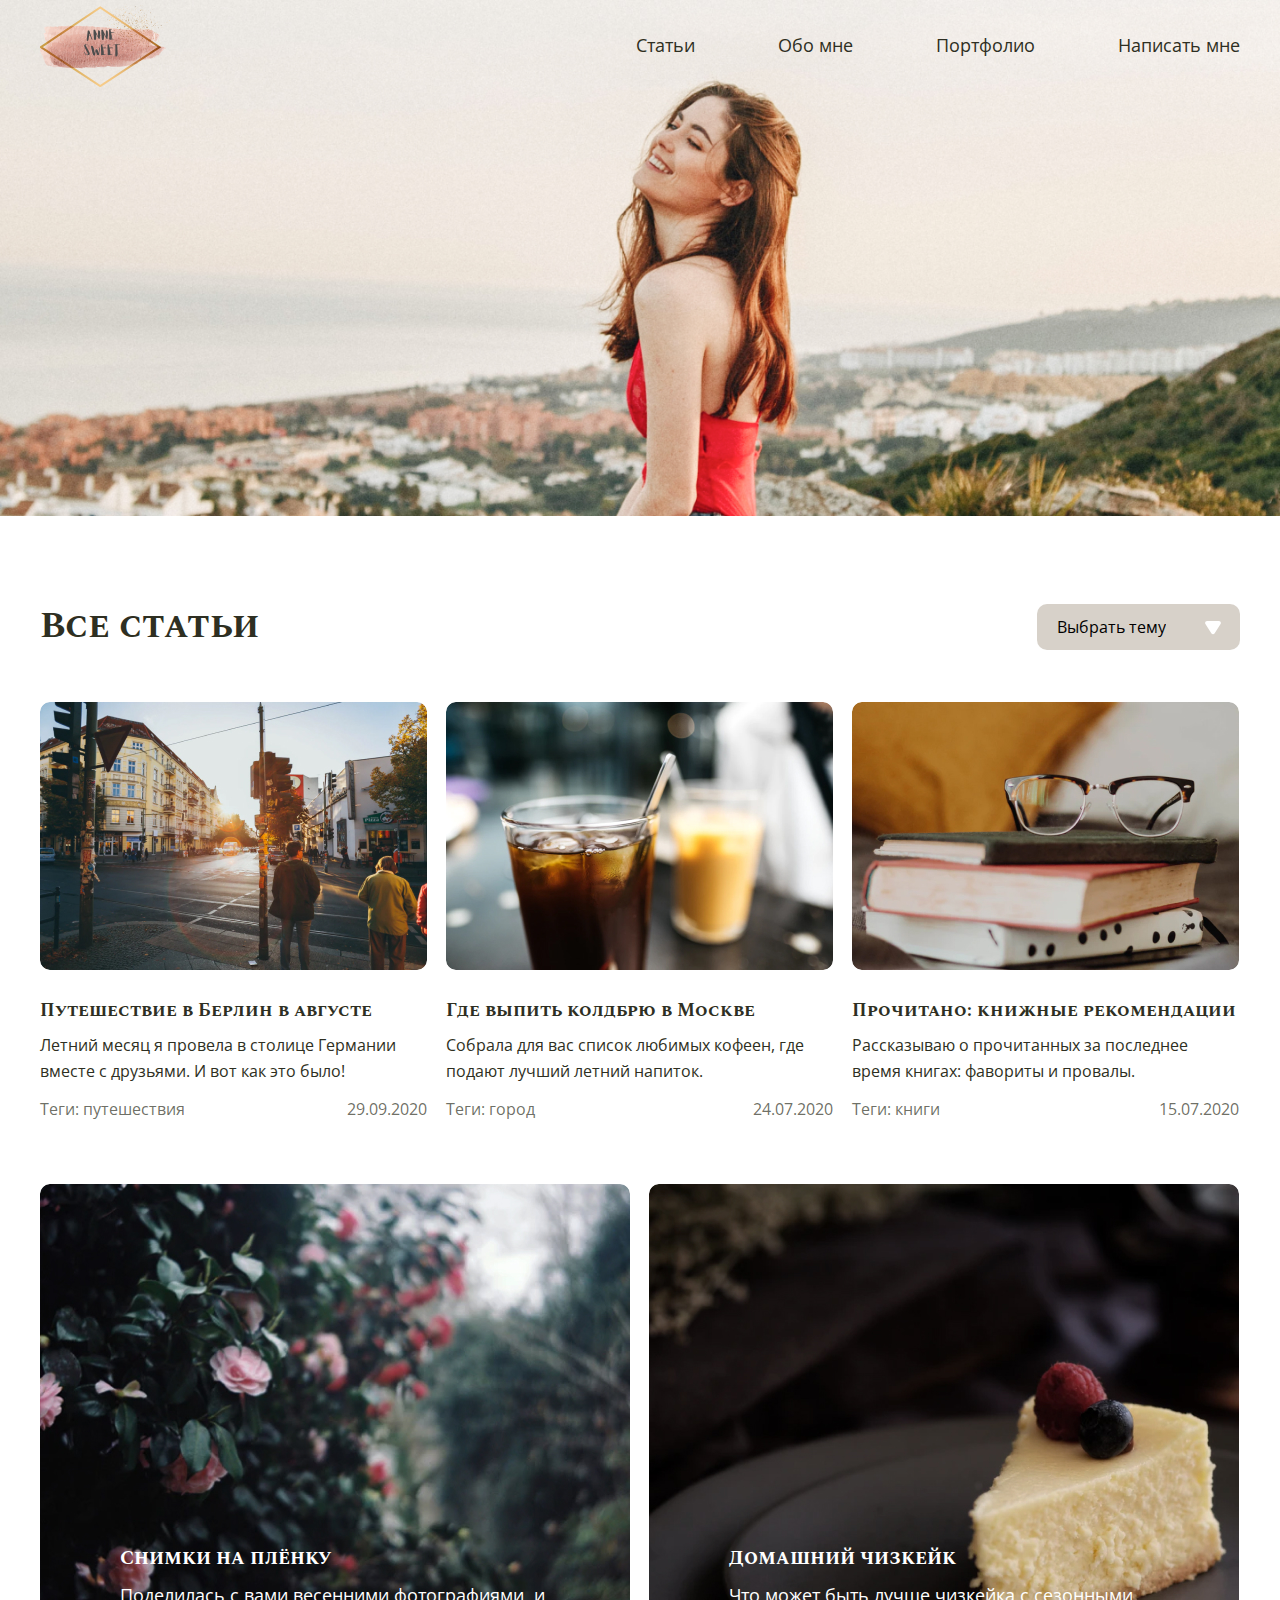
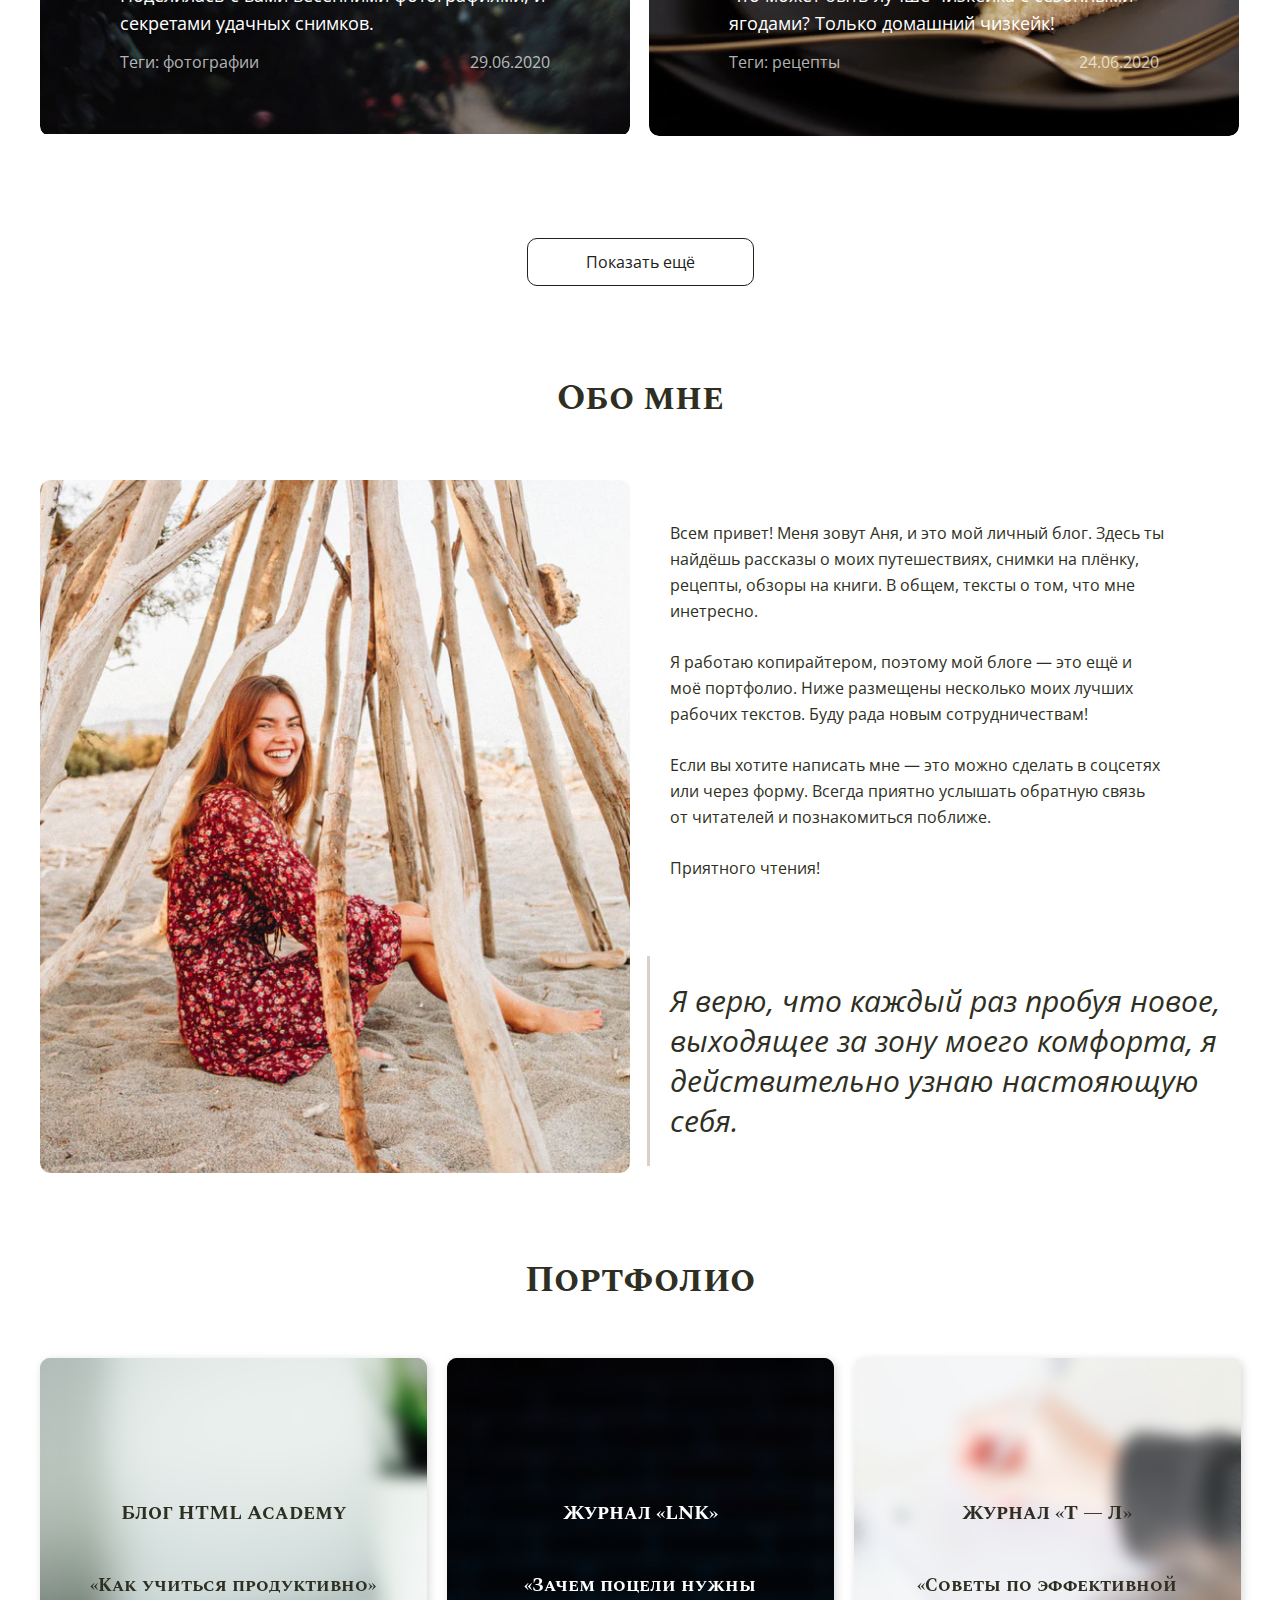
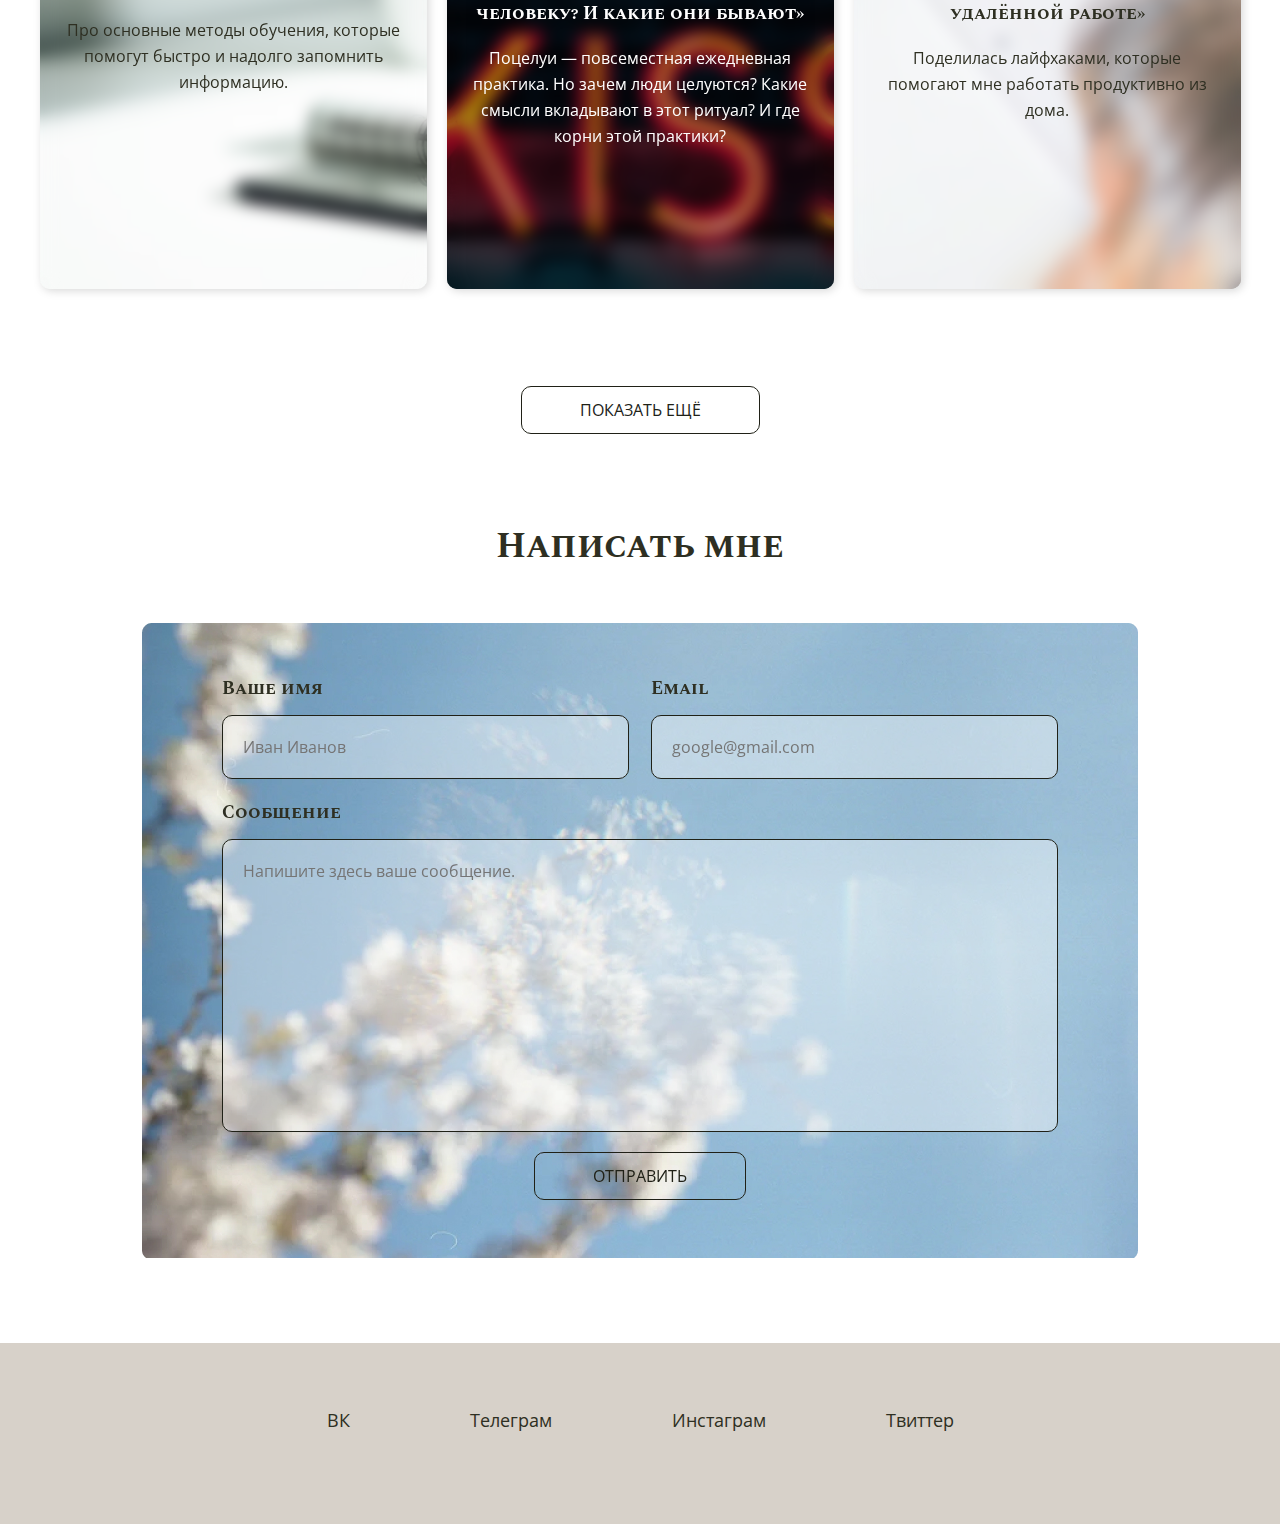
<file: blog/index.html>
<!DOCTYPE html>
<html lang="ru">

<head>
  <meta http-equiv="Content-Type" content="text/html; charset=UTF-8">
  <title>Anne sweet blog</title>
  <link href="https://fonts.googleapis.com/css2?family=Open+Sans:ital,wght@0,400;0,700;1,400&family=Spectral+SC:wght@700&display=swap" rel="stylesheet">
  <link rel="stylesheet" href="css/normalize.css" type="text/css">
  <link rel="stylesheet" href="css/style.css" type="text/css">
</head>

<body>

  <header class="page-header">
    <div class="content-wrapper">
      <a class="logo">
        <img src="img/logo.svg" width="130" height="83" alt="Логотип с надписью Anne sweet">
      </a>
      <nav class="header-nav">
        <ul class="nav-list">
          <li class="nav-item"><a href="#article" class="nav-link">Статьи</a></li>
          <li class="nav-item"><a href="#about" class="nav-link">Обо мне</a></li>
          <li class="nav-item"><a href="#portfolio" class="nav-link">Портфолио</a></li>
          <li class="nav-item"><a href="#write" class="nav-link">Написать мне</a></li>
        </ul>
      </nav>
    </div>
    <img src="img/main-banner.jpg" width="1440" height="581" alt="Улыбающаяся девушка, стоящая в полоборота на фона города и моря, которые находится внизу" class="main-poster">
  </header>

  <main>
    <div class="content-wrapper">
      <section class="articles" id="article">
        <header class="section-header">
          <h2 class="section-heading">Все статьи</h2>
          <div class="select">
          <select name="articles-filter" class="select-article">
            <option value="all" selected>Выбрать тему</option>
            <option value="travel">Путешествия</option>
            <option value="city">Город</option>
            <option value="books">Книги</option>
            <option value="photo">Фотографии</option>
            <option value="recipe">Рецепты</option>
            <option value="all">Все статьи</option>
          </select>
          </div>
        </header>
        <ul class="articles-list">
          <li class="article-item" data-category="travel">
            <a href="article.html" class="blog-post">
              <img src="img/article-1.jpg" alt="Улица в Берлине" class="post-image">
              <h3 class="post-heading">Путешествие в Берлин в августе </h3>
              <p class="text ">Летний месяц я провела в столице Германии вместе с друзьями. И вот как это было!</p>
              <footer class="post-footer">
                <p class="post-tags">Теги: путешествия</p>
                <time class="post-date" datetime="2020-09-29">29.09.2020</time>
              </footer>
            </a>
          </li>
          <li class="article-item" data-category="city">
            <a href="article.html" class="blog-post">
              <img src="img/article-2.jpg" alt="Сакан кофе со льдом" class="post-image">
              <h3 class="post-heading">Где выпить колдбрю в Москве</h3>
              <p class="text ">Собрала для вас список любимых кофеен,
                где подают лучший летний напиток.</p>
              <footer class="post-footer">
                <p class="post-tags">Теги: город</p>
                <time class="post-date" datetime="2020-07-24">24.07.2020</time>
              </footer>
            </a>
          </li>
          <li class="article-item" data-category="books">
            <a href="article.html" class="blog-post">
              <img src="img/article-3.jpg" alt="Стопка книг, на которой лежат очки" class="post-image">
              <h3 class="post-heading">Прочитано: книжные рекомендации</h3>
              <p class="text ">Рассказываю о прочитанных за последнее время книгах: фавориты и провалы.</p>
              <footer class="post-footer">
                <p class="post-tags">Теги: книги</p>
                <time class="post-date" datetime="2020-07-15">15.07.2020</time>
              </footer>
            </a>
          </li>
          <li class="article-item" data-category="photo">
            <a href="article.html" class="blog-post">
              <img src="img/article-4.jpg" alt="Куст с розовыми розами" class="post-image">
              <h3 class="post-heading">Снимки на плёнку</h3>
              <p class="text ">Поделилась с вами весенними фотографиями,
                и секретами удачных снимков.</p>
              <footer class="post-footer">
                <p class="post-tags">Теги: фотографии</p>
                <time class="post-date" datetime="2020-06-29">29.06.2020</time>
              </footer>
            </a>
          </li>
          <li class="article-item" data-category="recipe">
            <a href="article.html" class="blog-post">
              <img src="img/article-5.jpg" alt="Чизкейк на черной тарелке" class="post-image">
              <h3 class="post-heading">Домашний чизкейк </h3>
              <p class="text ">Что может быть лучше чизкейка с сезонными
                ягодами? Только домашний чизкейк!</p>
              <footer class="post-footer">
                <p class="post-tags">Теги: рецепты</p>
                <time class="post-date" datetime="2020-06-24">24.06.2020</time>
              </footer>
            </a>
          </li>
        </ul>
        <a href="article.html" class="section-button">Показать ещё</a>
      </section>
      <section class="about" id="about">
        <h2 class="section-heading">Обо мне</h2>
        <article class="about-author">
          <img src="img/author.jpg" alt="Сидящая на пляже девушка в красном платье" class="author-image">
          <div class="text-block">
            <p class="text">Всем привет! Меня зовут Аня, и это мой личный блог.
              Здесь ты найдёшь рассказы о моих путешествиях, снимки
              на плёнку, рецепты, обзоры на книги. В общем, тексты о том,
              что мне инетресно.
            </p>
            <p class="text">Я работаю копирайтером, поэтому мой блоге — это ещё и моё
              портфолио. Ниже размещены несколько моих лучших
              рабочих текстов. Буду рада новым сотрудничествам!</p>
            <p class="text">Если вы хотите написать мне — это можно сделать в соцсетях
              или через форму. Всегда приятно услышать обратную связь
              от читателей и познакомиться поближе.</p>
            <p class="text">Приятного чтения!</p>
            <blockquote class="big-blockquote">
              Я верю, что каждый раз пробуя новое,
              выходящее за зону моего комфорта,
              я действительно узнаю настояющую
              себя.
            </blockquote>
          </div>
        </article>
      </section>
      <section class="portfolio" id="portfolio">
        <h2 class="section-heading">Портфолио</h2>
        <ul class="portfolio-list">
          <li class="portfolio-item portfolio-item-blog">
            <a href="" class="portfolio-link">
              <h3 class="portfolio-heading">Блог HTML Academy</h3>
              <h4 class="portfolio-subheading">«Как учиться продуктивно»</h4>
              <p class="text">Про основные методы обучения,
                которые помогут быстро и надолго
                запомнить информацию.</p>
            </a>
          </li>
          <li class="portfolio-item portfolio-item-white-theme portfolio-item-kiss" >
            <a href="" class="portfolio-link">
              <h3 class="portfolio-heading">Журнал «LNK»</h3>
              <h4 class="portfolio-subheading">«Зачем поцели нужны человеку?
                И какие они бывают»</h4>
              <p class="text">Поцелуи — повсеместная ежедневная
                практика. Но зачем люди целуются?
                Какие смысли вкладывают в этот ритуал?
                И где корни этой практики?</p>
            </a>
          </li>
          <li class="portfolio-item portfolio-item-effective">
            <a href="" class="portfolio-link">
              <h3 class="portfolio-heading">Журнал «Т — Л»</h3>
              <h4 class="portfolio-subheading">«Советы по эффективной
                удалённой работе»</h4>
              <p class="text">Поделилась лайфхаками, которые помогают
                мне работать продуктивно из дома. </p>
            </a>
          </li>
        </ul>
        <a href="article.html" class="section-button">Показать ещё</a>
      </section>
      <section class="write-me" id="write">
        <h2 class="section-heading">Написать мне</h2>
        <form action="https://echo.htmlacademy.ru" method="post" class="feedback-form">
          <p class="input-wrapper">
            <label for="your-name" class="input-label">Ваше имя</label>
            <input name="your-name" id="your-name" type="text" class="text-input js-input" placeholder="Иван Иванов" required>
          </p>
          <p class="input-wrapper">
            <label for="email" class="input-label">Email</label>
            <input name="email" id="email" type="email" class="text-input js-input" placeholder="google@gmail.com" required>
          </p>
          <p class="input-wrapper-big">
            <label for="text-field" class="input-label">Сообщение</label>
            <textarea name="text" id="text-field" class="text-field js-message" placeholder="Напишите здесь ваше сообщение."></textarea>
          </p>
          <button class="section-button js-submit" type="submit">ОТПРАВИТЬ</button>
        </form>
      </section>
    </div>
  </main>

  <footer class="page-footer">
    <div class="content-wrapper">
      <ul class="social-nav">
        <li class="social-item"><a href="https://vk.com/htmlacademy" class="social-link">ВК</a></li>
        <li class="social-item"><a href="tg://resolve?domain=htmlacademy" class="social-link">Телеграм</a></li>
        <li class="social-item"><a href="https://www.instagram.com/htmlacademy/" class="social-link">Инстаграм</a></li>
        <li class="social-item"><a href="https://twitter.com/htmlacademy_ru" class="social-link">Твиттер</a></li>
      </ul>
    </div>
  </footer>
  <script src="js/category.js"></script>
  <script src="js/form.js"></script>
</body>

</html>
</file>
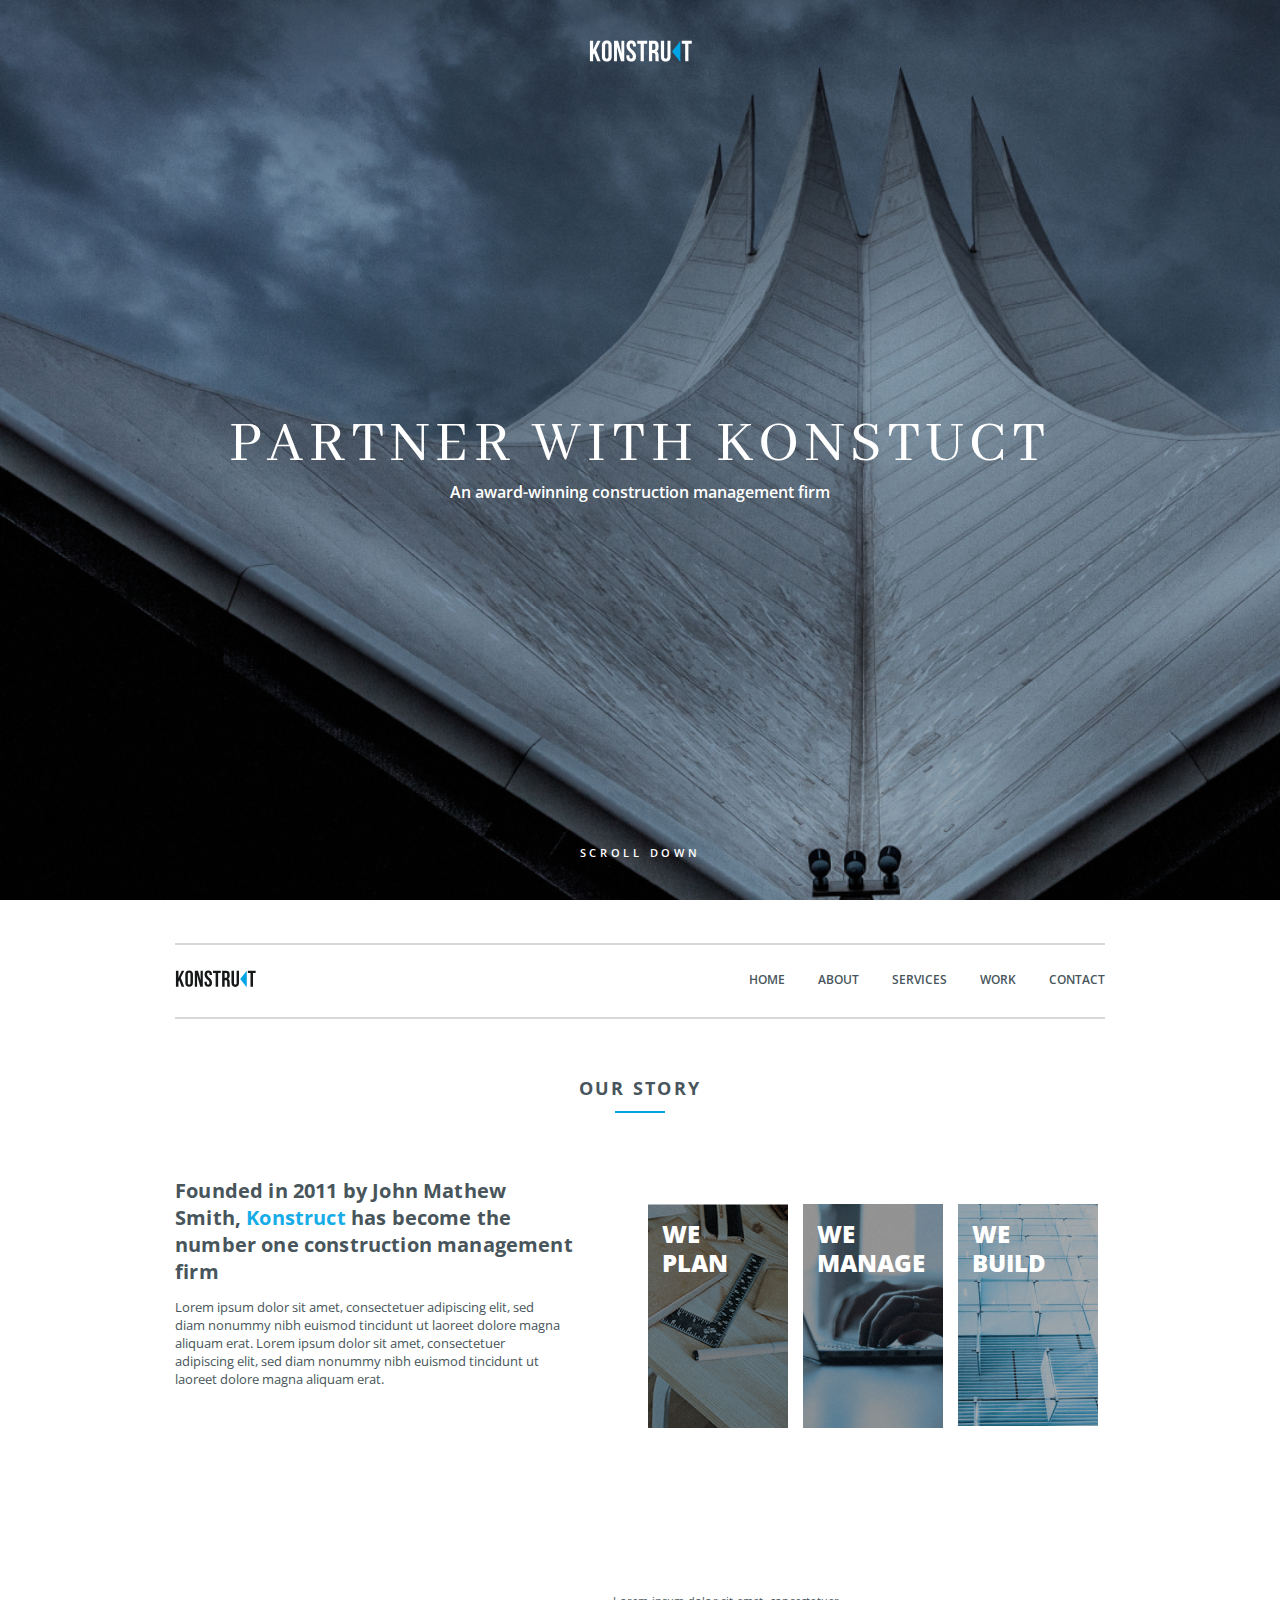
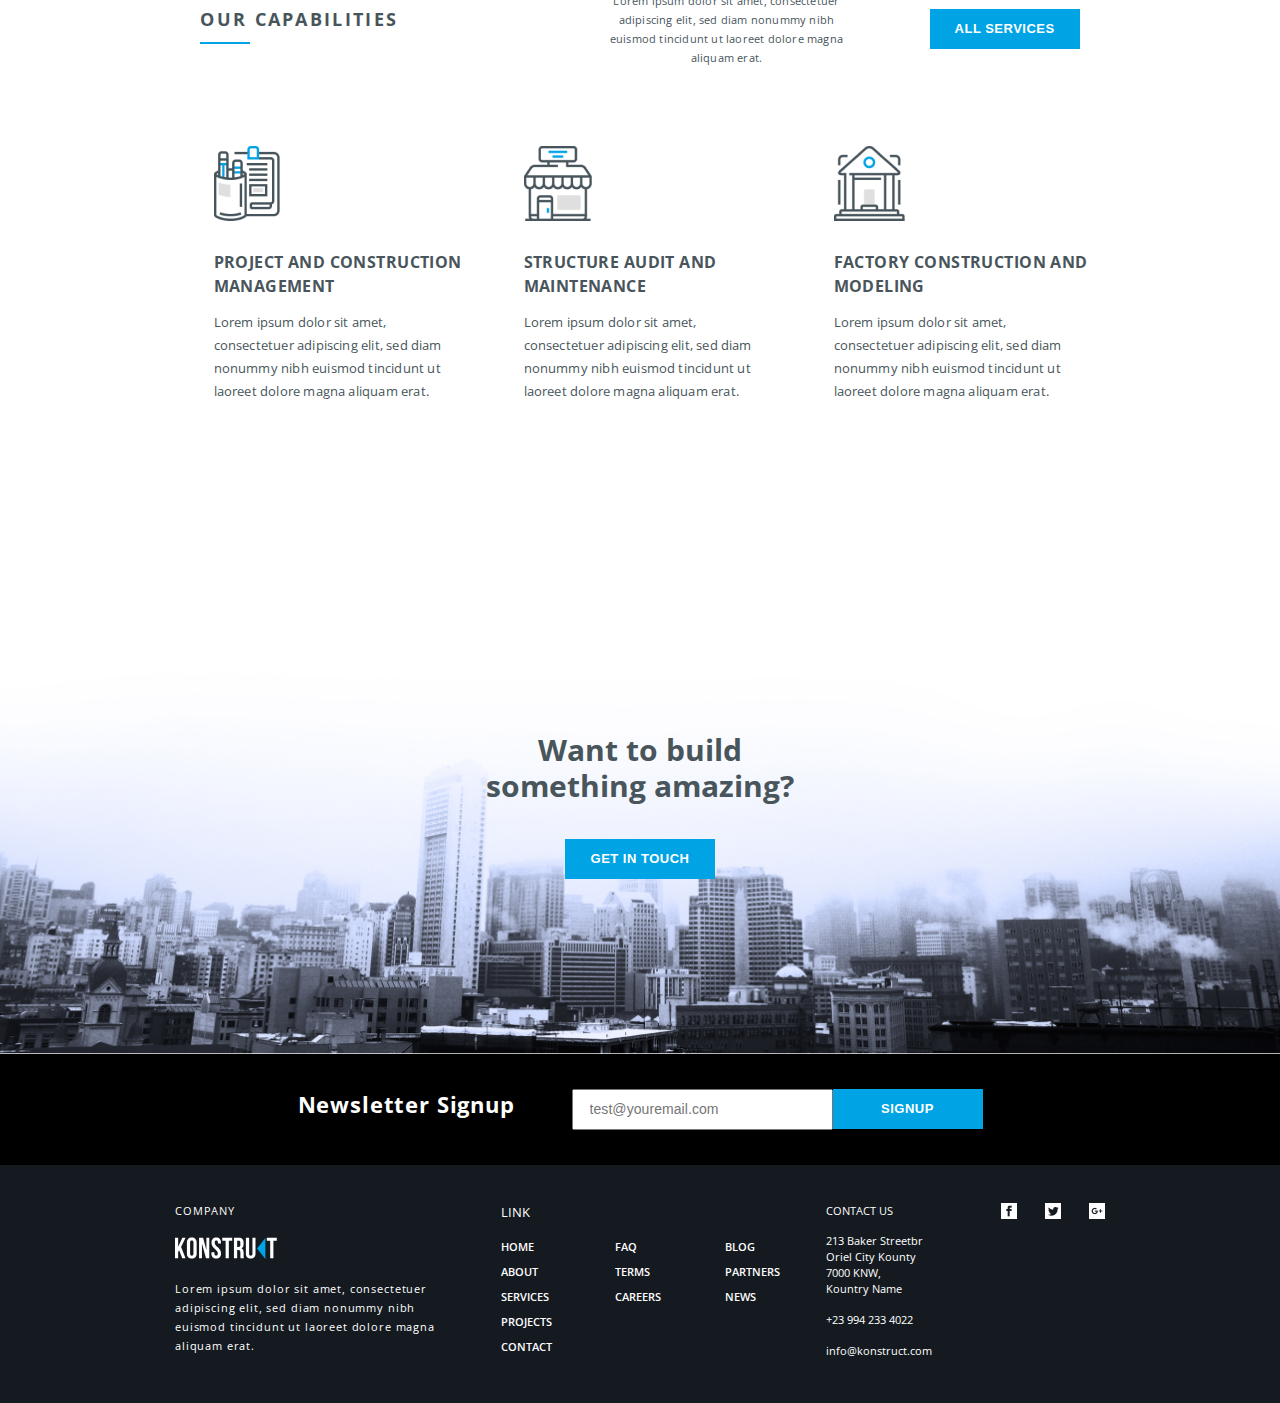
<file: KONSTUCT/index.html>
<!DOCTYPE html>
<html lang="en">
<head>
    <meta charset="UTF-8">
    <title>KONSTUCT</title>
    <link rel="stylesheet" href="css/style.css">
    <link href="https://fonts.googleapis.com/css2?family=Abhaya+Libre&family=Open+Sans:wght@400;600;700;800&display=swap" rel="stylesheet">
</head>
<body>
    <header class="header">
        <div class="container">
           <div class="header__inner">
                <div class="header__logo">
                    <img src="img/logo/projeco-logo.svg" alt="">
                </div>
                <div class="header__text">
                    <h1 class="h1">PARTNER WITH KONSTUCT</h1>
                    <div class="header__p">An award-winning construction management firm</div>
                </div>

                <a class="scrol" href="#">SCROLL DOWN</a>
           </div>
        </div>
    </header>
    <div class="navbar">
        <div class="container">
           <div class="nav__flex">
                <navbar__logo>
                    <img src="img/logo/projeco-logo-black.svg" alt="">
                </navbar__logo>
                <div class="navbar__inner">
                    <nav class="header__nav">
                        <a class="nav__link" href="#">HOME</a>
                        <a class="nav__link" href="#">ABOUT</a>
                        <a class="nav__link" href="#">SERVICES</a>
                        <a class="nav__link" href="#">WORK</a>
                        <a class="nav__link" href="#">CONTACT</a>
                    </nav>
                </div>
           </div> <!--/.nav__flex-->
           <div class="story">OUR STORY</div>
           <div class="h3">Founded in 2011 by John Mathew</div>
           <div class="about">
               <div class="left">
                   <h3 class="left__h3">Smith, <span class="blue__text">Konstruct</span> has become the <br> number one construction management <br> firm</h3>
                   <p class="left__text">Lorem ipsum dolor sit amet, consectetuer adipiscing elit, sed <br> diam nonummy nibh euismod tincidunt ut laoreet dolore magna <br> aliquam erat. Lorem ipsum dolor sit amet, consectetuer <br> adipiscing elit, sed diam nonummy nibh euismod tincidunt ut <br> laoreet dolore magna aliquam erat.</p>
               </div>
               <div class="right">
                   <div class="right__inner">
                       <img class="r__img" src="img/plan/1.png" alt="">
                       <div class="right__text">WE <br>PLAN</div>
                   </div>
                   <div class="right__inner">
                       <img class="r__img" src="img/plan/2.png" alt="">
                       <div class="right__text">WE <br>MANAGE</div>
                   </div>
                   <div class="right__inner">
                        <img class="r__img" src="img/plan/3.png" alt="">
                        <div class="right__text">WE <br>BUILD</div>
                   </div>
               </div>
           </div>
        </div>
    </div> <!--/.navbar--> <!--about-->
    <div class="CAPABILITIES">
        <div class="container">
           <div class="cap__inner">
            <div class="cap">OUR CAPABILITIES</div>
            <div class="cap__text">Lorem ipsum dolor sit amet, consectetuer adipiscing elit, sed diam nonummy nibh euismod tincidunt ut laoreet dolore magna aliquam erat.</div>
            <button class="btn" type="button">ALL SERVICES</button>
           </div>
        </div>
    </div> <!--/.CAPABILITIES-->
    <div class="service">
        <div class="container">
           <div class="service__all">
            <div class="service__inner">
                <img class="service__img" src="img/cons/1.png" alt="">
                <div class="service__title">PROJECT AND CONSTRUCTION MANAGEMENT</div>
                <div class="service__text">Lorem ipsum dolor sit amet, consectetuer adipiscing elit, sed diam nonummy nibh euismod tincidunt ut laoreet dolore magna aliquam erat.</div>
            </div>
            <div class="service__inner">
                <img class="service__img" src="img/cons/2.png" alt="">
                <div class="service__title">STRUCTURE AUDIT AND MAINTENANCE</div>
                <div class="service__text">Lorem ipsum dolor sit amet, consectetuer adipiscing elit, sed diam nonummy nibh euismod tincidunt ut laoreet dolore magna aliquam erat.</div>
            </div>
            <div class="service__inner">
                <img class="service__img" src="img/cons/3.png" alt="">
                <div class="service__title">FACTORY CONSTRUCTION AND MODELING</div>
                <div class="service__text">Lorem ipsum dolor sit amet, consectetuer adipiscing elit, sed diam nonummy nibh euismod tincidunt ut laoreet dolore magna aliquam erat.</div>
            </div>
           </div>
        </div>
    </div> <!--/.service-->
    <div class="get__it">
        <div class="container">
            <div class="g_i">
                <h3 class="g_i_h">Want to build something amazing?</h3>
                <button class="btn_2" type="button">GET IN TOUCH</button>
            </div>
        </div>
    </div>
    <div class="bg__dark">
        <div class="dark__wrapp">
            <div class="dark__text">Newsletter Signup</div>
            <div class="form">
                <input class="input" type="email" placeholder="test@youremail.com">
                <button class="btn__dark" type="button">SIGNUP</button>
            </div>
        </div>
    </div> <!--  /.bg__dark  -->
    <footer class="footer">
        <div class="container">
           <div class="footer__flex">
            <div class="footer__info">
                <div class="info__title">COMPANY</div>
                <img class= "f_logo" src="img/logo/projeco-logo3.svg" alt="">
                <div class="info__text">Lorem ipsum dolor sit amet, consectetuer adipiscing elit, sed diam nonummy nibh euismod tincidunt ut laoreet dolore magna aliquam erat.</div>
            </div>
            <div class="footer__link">
                <p class="link__title">LINK</p>
                <div class="link__flex">
                <nav class="link__1">
                    <a class="nav__link1" href="#">HOME</a>
                    <a class="nav__link1" href="#">ABOUT</a>
                    <a class="nav__link1" href="#">SERVICES</a>
                    <a class="nav__link1" href="#">PROJECTS</a>
                    <a class="nav__link1" href="#">CONTACT</a>
                </nav>
                <nav class="link__2">
                    <a class="nav__link2" href="#">FAQ</a>
                    <a class="nav__link2" href="#">TERMS</a>
                    <a class="nav__link2" href="#">CAREERS</a>
                </nav>
                <nav class="link__3">
                    <a class="nav__link3" href="#">BLOG</a>
                    <a class="nav__link3" href="#">PARTNERS</a>
                    <a class="nav__link3" href="#">NEWS</a>
                </nav>
                </div>
            </div>
            <div class="footer__contact">
                <div class="contact__1">
                    <div class="contact__tile">CONTACT US</div>
                    <div class="contact__adr">213 Baker Streetbr <br>Oriel City Kounty <br>7000 KNW,<br>Kountry Name </div>
                    <div class="contact__tel">+23 994 233 4022</div>
                    <div class="contact__email">info@konstruct.com</div>
                </div>
                <div class="contact__2">
                    <img src="img/social/iconmonstr-facebook-2-16.png" alt="">
                    <img class="soc__img" src="img/social/iconmonstr-twitter-2-16.png" alt="">
                    <img src="img/social/iconmonstr-google-plus-2-16.png" alt="">
                </div>
            </div>
         </div>
        </div>
    </footer>
</body>
</html>
</file>
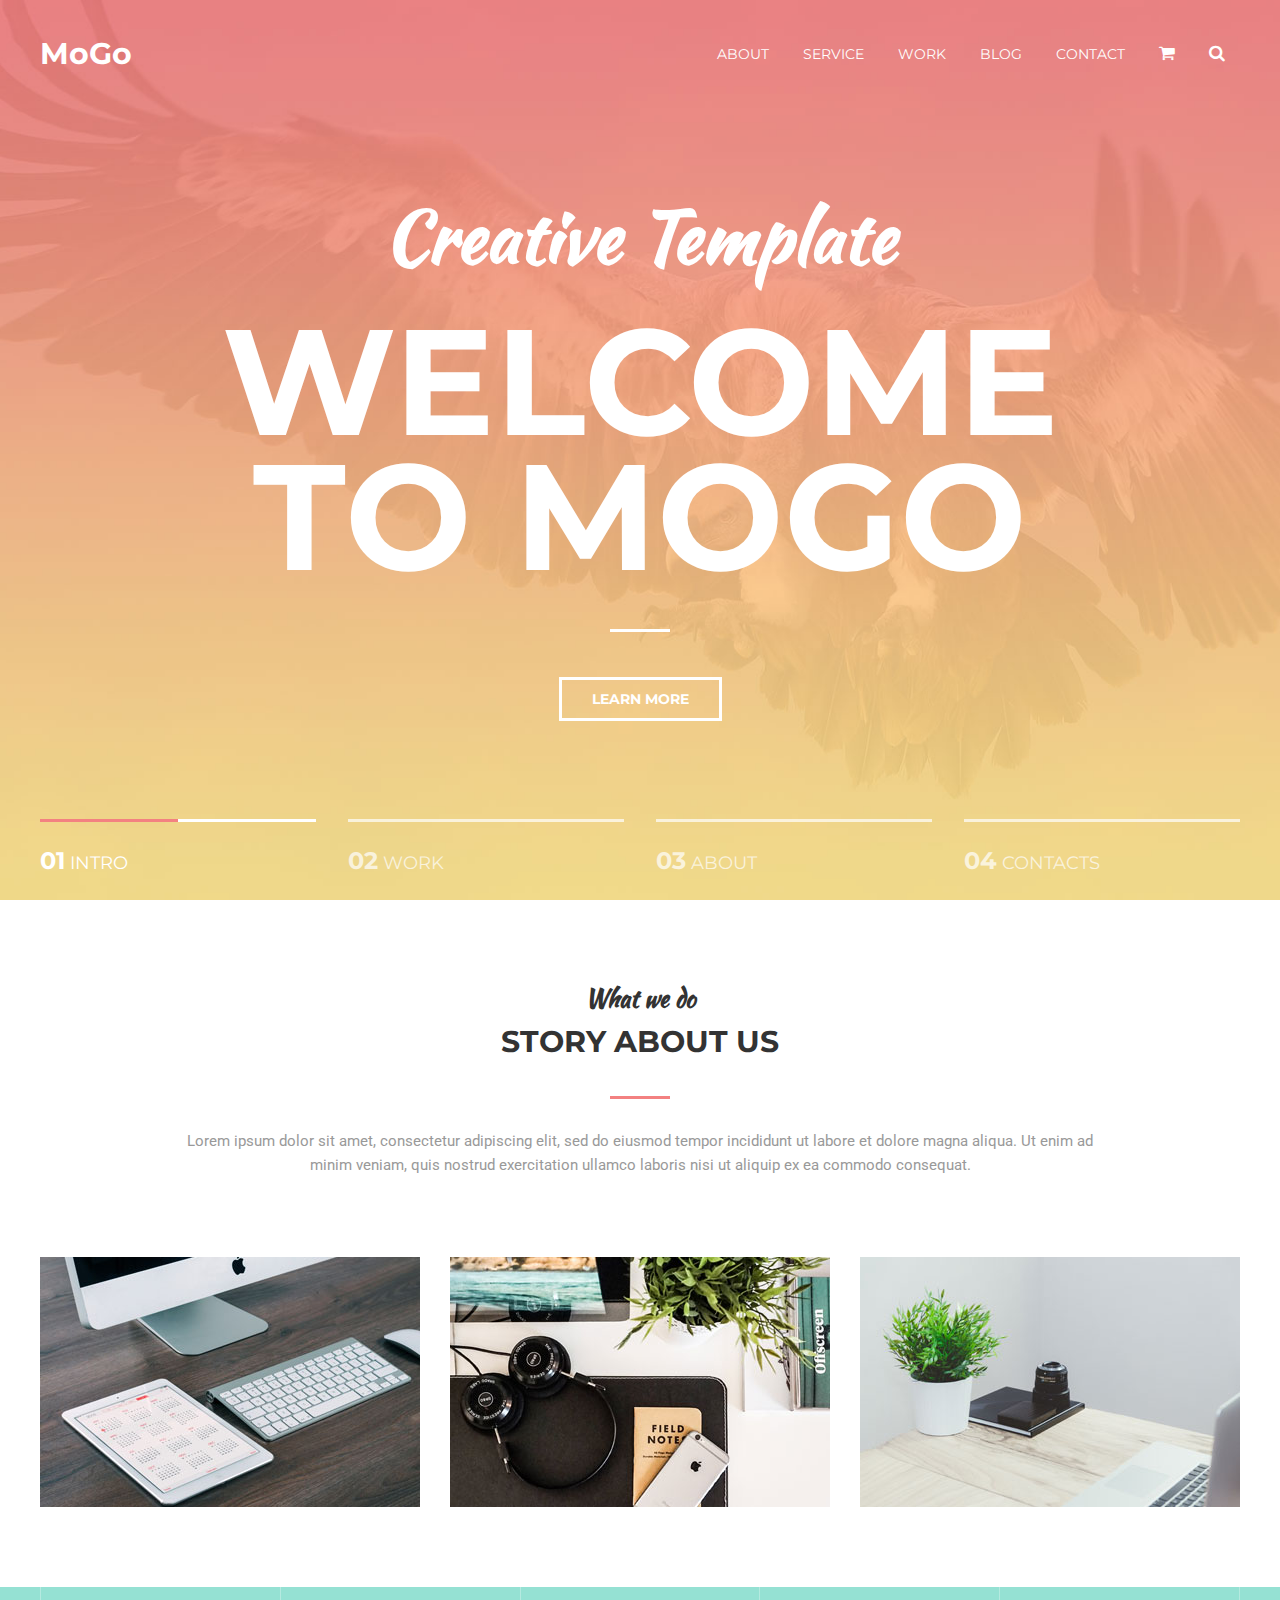
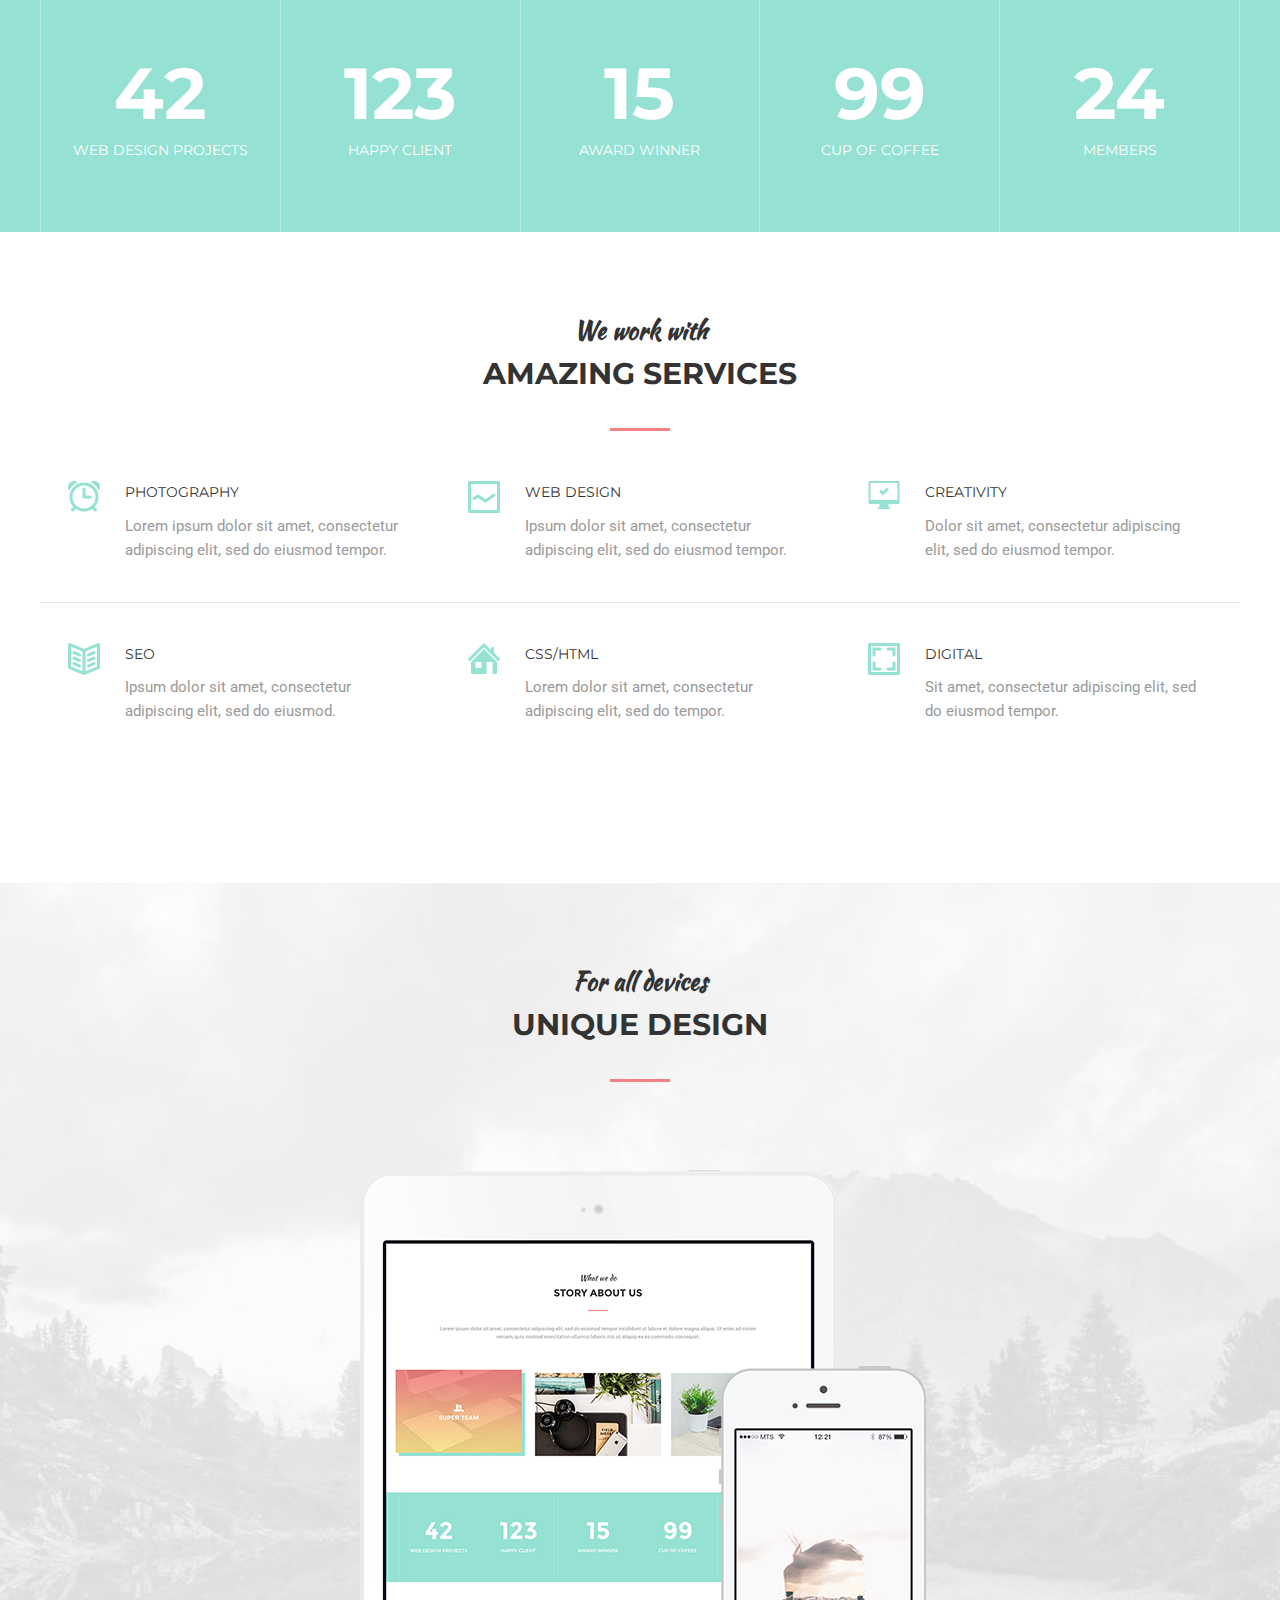
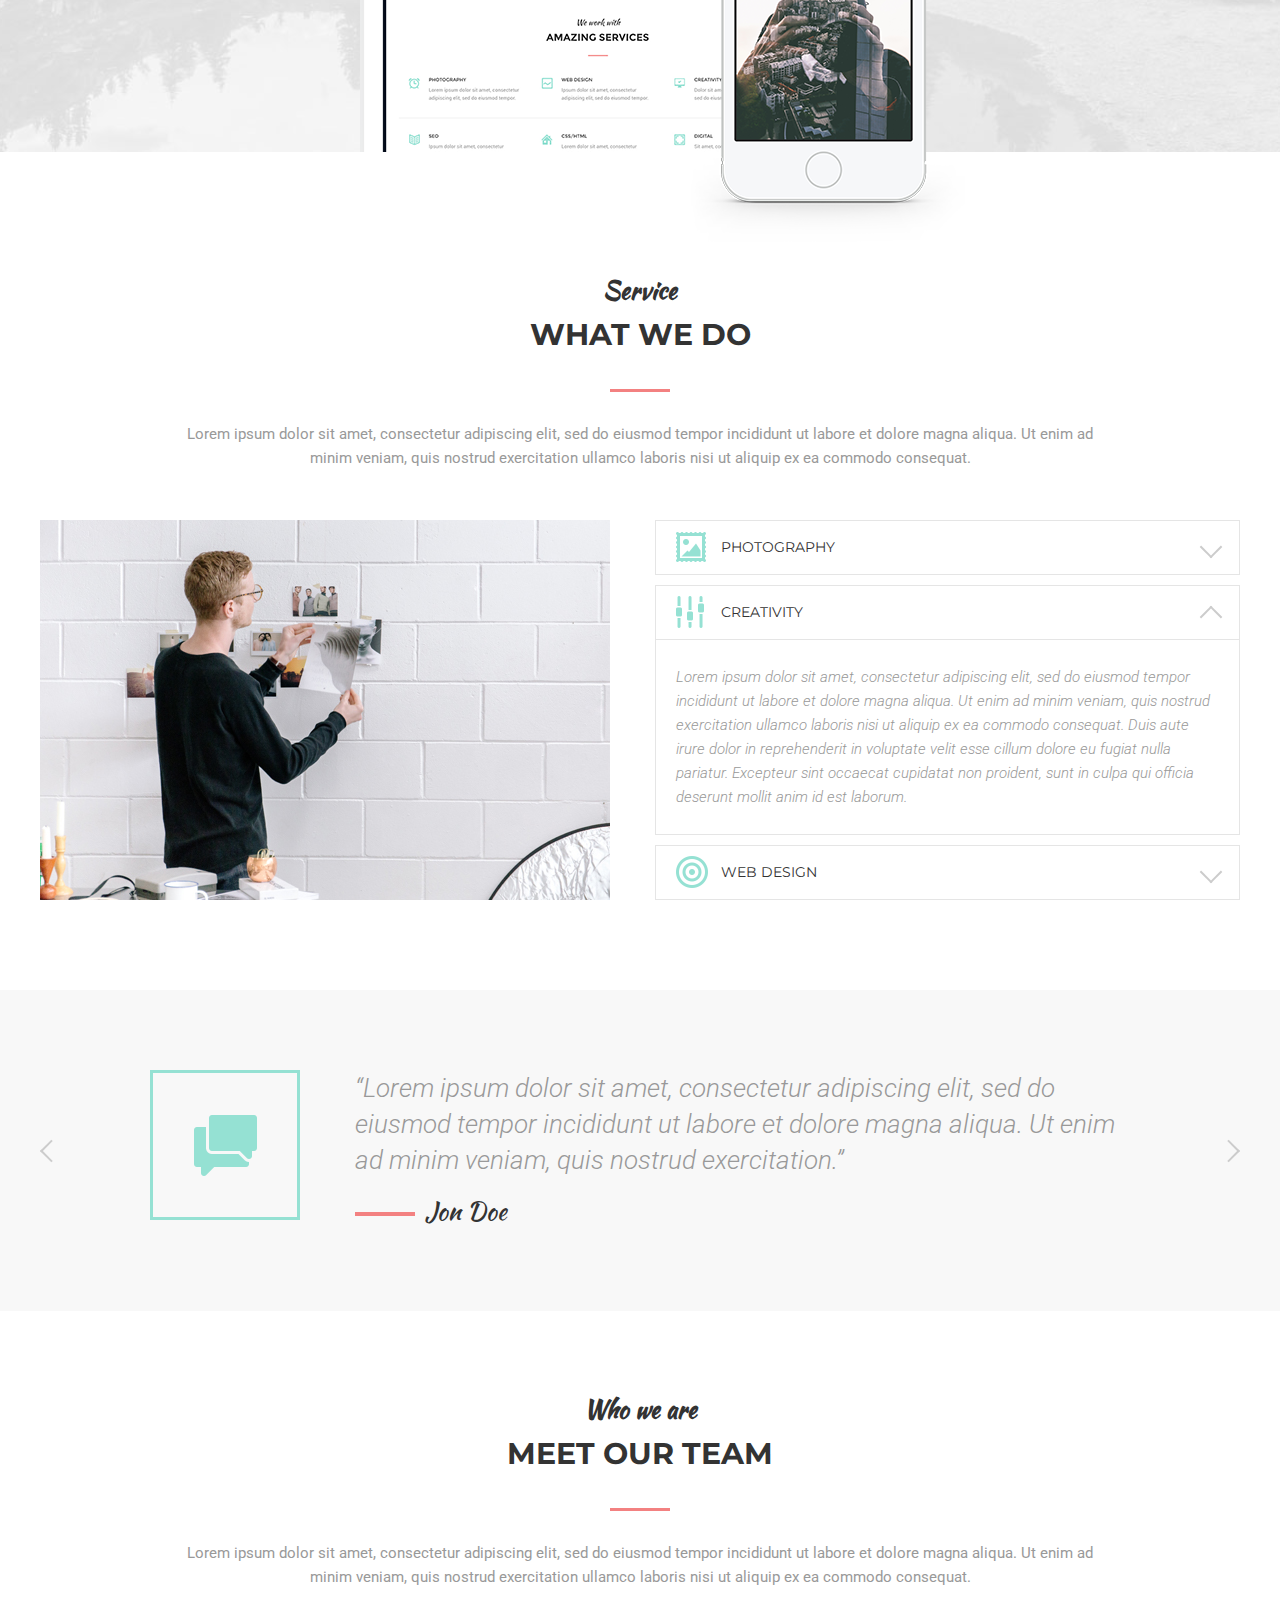
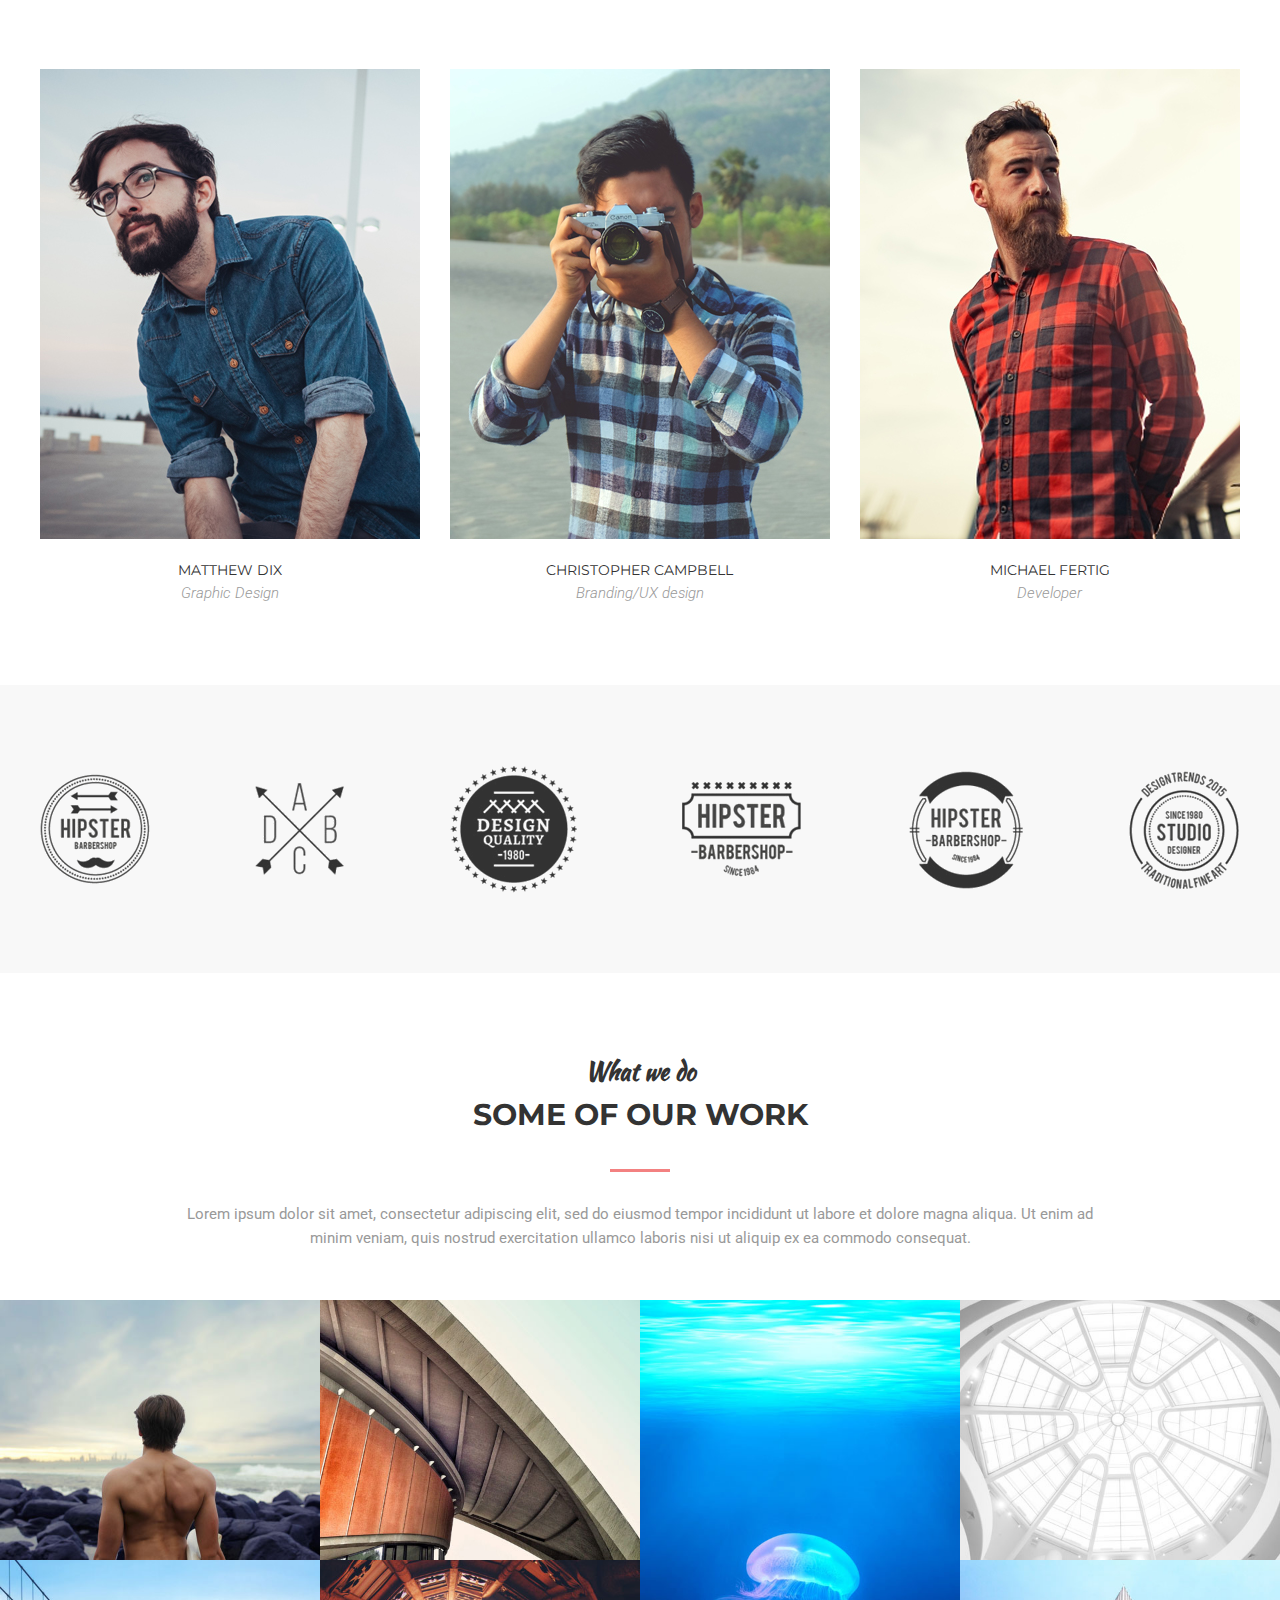
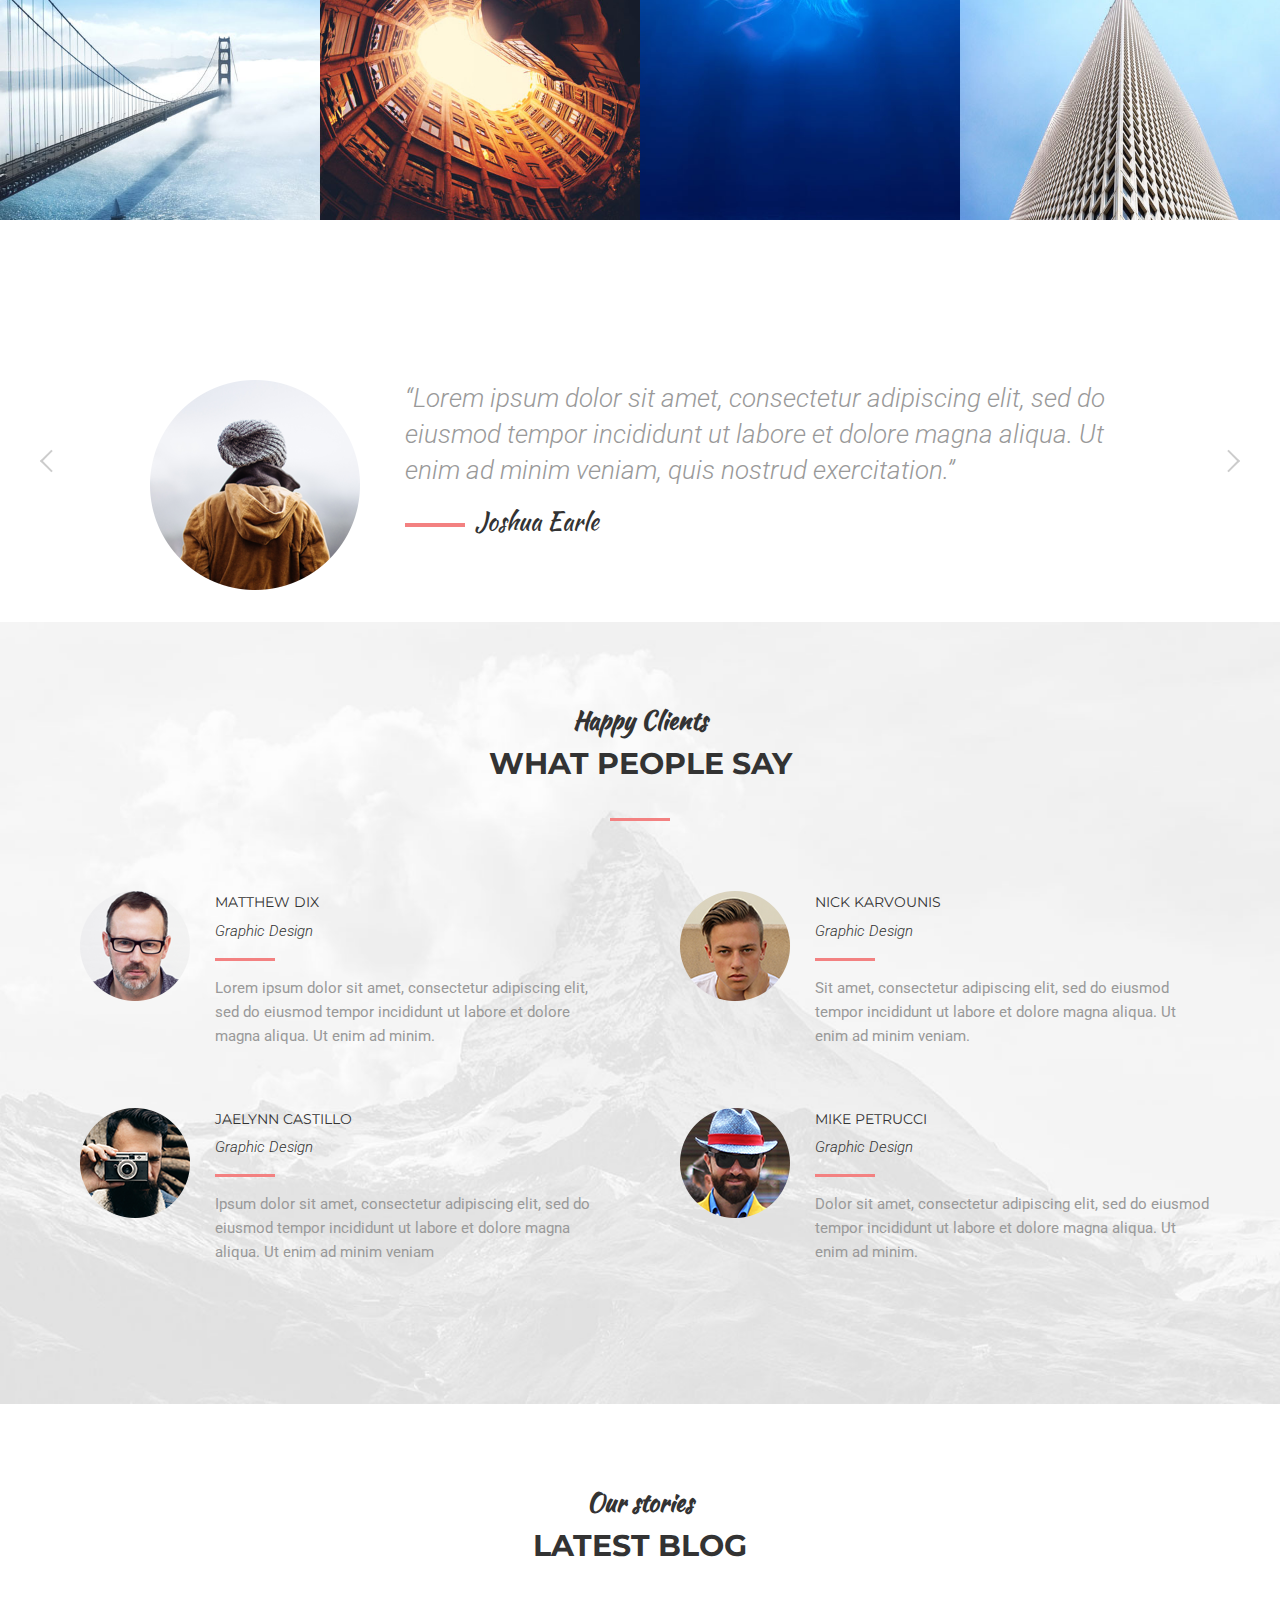
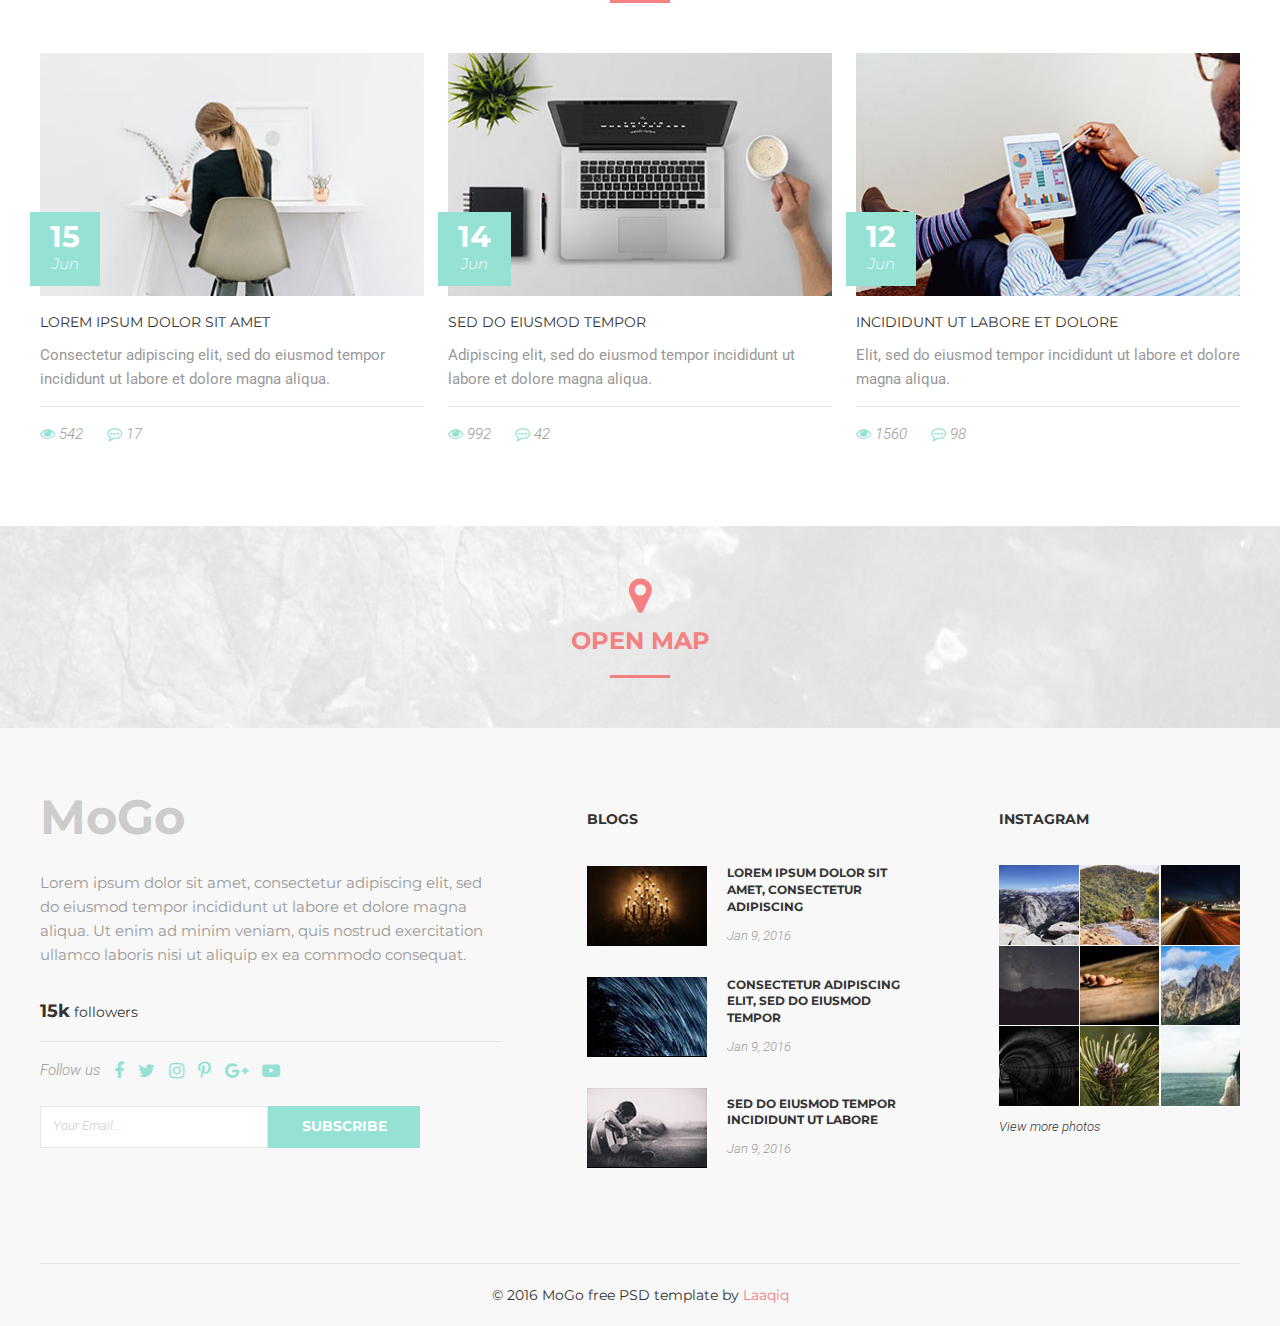
<file: mogo/index.html>
<!DOCTYPE html>
<html lang="en">
<head>
    <meta name="viewport" content="width=divice-width, initial-scale=1.0">
    <meta charset="UTF-8">
    <link rel="stylesheet" href="style.css">
    <link href="https://fonts.googleapis.com/css2?family=Kaushan+Script&family=Montserrat:wght@400;700&family=Roboto:ital,wght@0,400;1,300&display=swap" rel="stylesheet">
    <link rel="stylesheet" href="font-awesome/css/font-awesome.min.css">
    <title>MOGO</title>
</head>
<body>

<header class="header fixed" id="header">
    <div class="container">
        <div class="header__inner">
            <div class="header__logo">MoGo</div>
            <nav class="header__nav">
                <a class="nav__link" href="#" data-skroll="About">About</a>
                <a class="nav__link" href="#" data-skroll="Service">Service</a>
                <a class="nav__link" href="#" data-skroll="Work">Work</a>
                <a class="nav__link" href="#" data-skroll="Blog">Blog</a>
                <a class="nav__link" href="#" data-skroll="Contact">Contact</a>
                <a class="nav__link" href="#"><i class="fa fa-shopping-cart" aria-hidden="true"></i></a>
                <a class="nav__link" href="#"><i class="fa fa-search" aria-hidden="true"></i></a>
            </nav>
            <button class="nav_toggle" type="button">
                <span class="nav_toggle-item">Menu</span>
            </button>
        </div>

    </div>
</header>

<div class="page">
    <div class="intro" id="intro">
        <div class="container">
           <div class="intro__inner">
                <h2 class="intro__h2">Creative Template</h2>
                <h1 class="intro__title">Welcome to MoGo</h1>
                <a class="btn" href="#"> Learn more</a>
           </div>
        </div>
        <div class="intro__slider">
            <div class="container">
                <div class="slider__item">
                    <div class="slider__inner activ">
                        <span class="slider__numb">01</span>
                        <span class="slider__text">intro</span>
                    </div>
                    <div class="slider__inner">
                        <span class="slider__numb">02</span>
                        <span class="slider__text">work</span>
                    </div>
                    <div class="slider__inner">
                        <span class="slider__numb">03</span>
                        <span class="slider__text">about</span>
                    </div>
                    <div class="slider__inner">
                        <span class="slider__numb">04</span>
                        <span class="slider__text">contacts</span>
                    </div>
                </div>
            </div>
        </div>
    </div><!--./intro-->

    <section class="section" id="about">
        <div class="container">
            <div class="section__header">
                <h3 class="section__suptitle" >What we do</h3>
                <h2 class="section__title">Story about us</h2>
                <div class="section__text">
                    <p>Lorem ipsum dolor sit amet, consectetur adipiscing elit, sed do eiusmod tempor incididunt ut labore et dolore magna aliqua. Ut enim ad minim veniam, quis nostrud exercitation ullamco laboris nisi ut aliquip ex ea commodo consequat. </p>
                </div>
            </div>
            <div class="card">
                <div class="card__item">
                   <div class="card__inner">
                    <div class="card__img">
                        <img src="img/about/1.jpg" alt="">
                    </div>
                    <div class="card__text">super team</div>
                   </div>
                </div>
                <div class="card__item">
                   <div class="card__inner">
                    <div class="card__img">
                        <img src="img/about/2.jpg" alt="">
                    </div>
                    <div class="card__text">super team</div>
                   </div>
                </div>
                <div class="card__item">
                   <div class="card__inner">
                    <div class="card__img">
                        <img src="img/about/3.jpg" alt="">
                    </div>
                    <div class="card__text">super team</div>
                   </div>
                </div>
            </div>
        </div>
    </section>

    <div class="statiscics">
        <div class="container">
            <div class="stat">
                <div class="stat__item">
                    <div class="stat__count">42</div>
                    <div class="stat__text">Web Design Projects</div>
                </div>
                <div class="stat__item">
                    <div class="stat__count">123</div>
                    <div class="stat__text">happy client</div>
                </div>
                <div class="stat__item">
                    <div class="stat__count">15</div>
                    <div class="stat__text">award winner</div>
                </div>
                <div class="stat__item">
                    <div class="stat__count">99</div>
                    <div class="stat__text">cup of coffee</div>
                </div>
                <div class="stat__item">
                    <div class="stat__count">24</div>
                    <div class="stat__text">members</div>
                </div>
            </div>
        </div>
    </div> <!--statiscics-->


    <section class="section">
        <div class="container">
            <div class="section__header">
                <h3 class="section__suptitle">We work with</h3>
                <h2 class="section__title">Amazing Services</h2>
            </div>
            <div class="servises" id="servises">
                <div class="servises__item servises__item--border">
                    <img class="servises__icon" src="img/service/ALARM1.png" alt="">
                    <div class="servises__title">Photography</div>
                    <div class="servises__text">Lorem ipsum dolor sit amet, consectetur adipiscing elit, sed do eiusmod tempor.</div>
                </div>
                <div class="servises__item servises__item--border">
                    <img class="servises__icon" src="img/service/LINE%20GRAPH.png" alt="">
                    <div class="servises__title">Web Design</div>
                    <div class="servises__text">Ipsum dolor sit amet, consectetur adipiscing elit, sed do eiusmod tempor.</div>
                </div>
                <div class="servises__item servises__item--border">
                    <img class="servises__icon" src="img/service/COMPUTER.png" alt="">
                    <div class="servises__title">Creativity</div>
                    <div class="servises__text">Dolor sit amet, consectetur adipiscing elit, sed do eiusmod tempor.</div>
                </div>
                <div class="servises__item">
                    <img class="servises__icon" src="img/service/BOOK%202.png" alt="">
                    <div class="servises__title">seo</div>
                    <div class="servises__text">Ipsum dolor sit amet, consectetur adipiscing elit, sed do eiusmod.</div>
                </div>
                <div class="servises__item">
                    <img class="servises__icon" src="img/service/HOME4.png" alt="">
                    <div class="servises__title">Css/Html</div>
                    <div class="servises__text">Lorem dolor sit amet, consectetur adipiscing elit, sed do tempor.</div>
                </div>
                <div class="servises__item">
                    <img class="servises__icon" src="img/service/IMAGE.png" alt="">
                    <div class="servises__title">digital</div>
                    <div class="servises__text">Sit amet, consectetur adipiscing elit, sed do eiusmod tempor.</div>
                </div>
            </div>
        </div>  <!--/.container-->

    </section>

    <section class="section section--devices">
        <div class="container">
            <div class="section__header">
                <h3 class="section__suptitle">For all devices</h3>
                <h2 class="section__title">Unique design</h2>
            </div>
        </div>

        <div class="devices">
            <img class="ipad" src="img/devices/ipad.png" alt="">
            <img class="iphone" src="img/devices/iphone.png" alt="">
        </div>


    </section>

    <section class="section">
        <div class="container">
            <div class="section__header">
                <h3 class="section__suptitle">Service</h3>
                <h2 class="section__title">what we do</h2>
                <div class="section__text">
                    <p>Lorem ipsum dolor sit amet, consectetur adipiscing elit, sed do eiusmod tempor incididunt ut labore et dolore magna aliqua. Ut enim ad minim veniam, quis nostrud exercitation ullamco laboris nisi ut aliquip ex ea commodo consequat. </p>
                </div>
            </div>

            <div class="wedo">
               <div class="wedo__item">
                   <img class="wedo__img" src="img/wedo/pic.jpg" alt="">
               </div>
               <div class="wedo__item">

                  <!-- ACCORDION-->
                   <div class="accordion">
                      <div class="accordion__item">
                           <div class="accordion__header">
                               <img class="accordion__icon" src="img/wedo/photo.png" alt="">
                               <div class="accordion__title">Photography</div>
                           </div>
                           <div class="accordion__content">
                               <p>
                                   Lorem ipsum dolor sit amet, consectetur adipiscing elit, sed do eiusmod tempor incididunt ut labore et dolore magna aliqua. Ut enim ad minim veniam, quis nostrud exercitation ullamco laboris nisi ut aliquip ex ea commodo consequat. Duis aute irure dolor in reprehenderit in voluptate velit esse cillum dolore eu fugiat nulla pariatur. Excepteur sint occaecat cupidatat non proident, sunt in culpa qui officia deserunt mollit anim id est laborum.
                               </p>
                           </div>
                      </div>
                      <div class="accordion__item active">
                           <div class="accordion__header">
                               <img class="accordion__icon" src="img/wedo/creativity.png" alt="">
                               <div class="accordion__title">creativity</div>
                           </div>
                           <div class="accordion__content">
                               <p>
                                   Lorem ipsum dolor sit amet, consectetur adipiscing elit, sed do eiusmod tempor incididunt ut labore et dolore magna aliqua. Ut enim ad minim veniam, quis nostrud exercitation ullamco laboris nisi ut aliquip ex ea commodo consequat. Duis aute irure dolor in reprehenderit in voluptate velit esse cillum dolore eu fugiat nulla pariatur. Excepteur sint occaecat cupidatat non proident, sunt in culpa qui officia deserunt mollit anim id est laborum.
                               </p>
                           </div>
                      </div>
                      <div class="accordion__item">
                           <div class="accordion__header">
                               <img class="accordion__icon" src="img/wedo/web.png" alt="">
                               <div class="accordion__title">web design</div>
                           </div>
                           <div class="accordion__content">
                               <p>
                                   Lorem ipsum dolor sit amet, consectetur adipiscing elit, sed do eiusmod tempor incididunt ut labore et dolore magna aliqua. Ut enim ad minim veniam, quis nostrud exercitation ullamco laboris nisi ut aliquip ex ea commodo consequat. Duis aute irure dolor in reprehenderit in voluptate velit esse cillum dolore eu fugiat nulla pariatur. Excepteur sint occaecat cupidatat non proident, sunt in culpa qui officia deserunt mollit anim id est laborum.
                               </p>
                           </div>
                      </div>
                   </div> <!--/.accordion-->



               </div> <!--./wedo__item-->
            </div> <!--/.wedo-->
        </div>
    </section>

    <div class="section section--grey">
        <div class="container">
            <div class="reviews">
               <a class="reviews__btn btn--prev" href="#">Prev</a>
               <a class="reviews__btn btn--next" href="#">Next</a>
                <div class="reviews__item">
                    <img class="reviews__img" src="img/reviews/1.png" alt="">
                    <div class="reviews__text">“Lorem ipsum dolor sit amet, consectetur adipiscing elit, sed do eiusmod tempor incididunt ut labore et dolore magna aliqua. Ut enim ad minim veniam, quis nostrud exercitation.”</div>
                    <div class="reviews__autor">Jon Doe</div>

                </div>
            </div>
        </div>
    </div>

    <section class="section">
        <div class="container">
            <div class="section__header">
                <h3 class="section__suptitle">Who we are</h3>
                <h2 class="section__title">Meet our team</h2>
                <div class="section__text">
                    <p>Lorem ipsum dolor sit amet, consectetur adipiscing elit, sed do eiusmod tempor incididunt ut labore et dolore magna aliqua. Ut enim ad minim veniam, quis nostrud exercitation ullamco laboris nisi ut aliquip ex ea commodo consequat. </p>
                </div>
            </div>

            <div class="card">
                <div class="card__item">
                   <div class="card__inner">
                    <div class="card__img">
                        <img src="img/team/1.jpg" alt="">
                    </div>
                    <div class="card__text">
                        <div class="social">
                           <a href="#" class="social__item" target="_blank">
                               <i class="fa fa-facebook" aria-hidden="true"></i>
                           </a>
                           <a href="#" class="social__item" target="_blank">
                               <i class="fa fa-twitter" aria-hidden="true"></i>
                           </a>
                           <a href="#" class="social__item" target="_blank">
                               <i class="fa fa-pinterest-p" aria-hidden="true"></i>
                           </a>
                           <a href="#" class="social__item" target="_blank">
                               <i class="fa fa-instagram" aria-hidden="true"></i>
                           </a>
                        </div>
                    </div>
                  </div> <!--/.card__inner-->
                  <div class="card__info">
                      <div class="card__name">Matthew Dix</div>
                      <div class="card__prof">Graphic Design</div>
                  </div>
                </div> <!--/.card__item-->
                <div class="card__item">
                   <div class="card__inner">
                    <div class="card__img">
                        <img src="img/team/2.jpg" alt="">
                    </div>
                    <div class="card__text">
                        <div class="social">
                           <a href="#" class="social__item" target="_blank">
                               <i class="fa fa-facebook" aria-hidden="true"></i>
                           </a>
                           <a href="#" class="social__item" target="_blank">
                               <i class="fa fa-twitter" aria-hidden="true"></i>
                           </a>
                           <a href="#" class="social__item" target="_blank">
                               <i class="fa fa-pinterest-p" aria-hidden="true"></i>
                           </a>
                           <a href="#" class="social__item" target="_blank">
                               <i class="fa fa-instagram" aria-hidden="true"></i>
                           </a>
                        </div>
                    </div>
                  </div> <!--/.card__inner-->
                  <div class="card__info">
                      <div class="card__name">Christopher Campbell</div>
                      <div class="card__prof">Branding/UX design</div>
                  </div>
                </div> <!--/.card__item-->
                <div class="card__item">
                   <div class="card__inner">
                    <div class="card__img">
                        <img src="img/team/3.jpg" alt="">
                    </div>
                    <div class="card__text">
                        <div class="social">
                           <a href="#" class="social__item" target="_blank">
                               <i class="fa fa-facebook" aria-hidden="true"></i>
                           </a>
                           <a href="#" class="social__item" target="_blank">
                               <i class="fa fa-twitter" aria-hidden="true"></i>
                           </a>
                           <a href="#" class="social__item" target="_blank">
                               <i class="fa fa-pinterest-p" aria-hidden="true"></i>
                           </a>
                           <a href="#" class="social__item" target="_blank">
                               <i class="fa fa-instagram" aria-hidden="true"></i>
                           </a>
                        </div>
                    </div>
                  </div> <!--/.card__inner-->
                  <div class="card__info">
                      <div class="card__name">Michael Fertig</div>
                      <div class="card__prof">Developer</div>
                  </div>
                </div> <!--/.card__item-->
            </div> <!--/.card-->
        </div>
    </section>

    <section class="section section--grey">
        <div class="container">
            <div class="logo">
               <div class="logo__item">
                   <img class="logo__img" src="img/logo/1.png" alt="">
               </div>
               <div class="logo__item">
                   <img class="logo__img" src="img/logo/2.png" alt="">
               </div>
               <div class="logo__item">
                   <img class="logo__img" src="img/logo/3.png" alt="">
               </div>
               <div class="logo__item">
                   <img class="logo__img" src="img/logo/4.png" alt="">
               </div>
               <div class="logo__item">
                   <img class="logo__img" src="img/logo/5.png" alt="">
               </div>
               <div class="logo__item">
                   <img class="logo__img" src="img/logo/6.png" alt="">
               </div>
            </div>
        </div>
    </section>

    <section class="section">
        <div class="container">
            <div class="section__header">
                <h3 class="section__suptitle">What we do</h3>
                <h2 class="section__title">some of our work</h2>
                <div class="section__text">
                    <p>Lorem ipsum dolor sit amet, consectetur adipiscing elit, sed do eiusmod tempor incididunt ut labore et dolore magna aliqua. Ut enim ad minim veniam, quis nostrud exercitation ullamco laboris nisi ut aliquip ex ea commodo consequat. </p>
                </div>
            </div>
        </div>
        <div class="works" id="works">
                <div class="works__col">
                   <div class="works__item">
                        <img class="works__img" src="img/works/1.jpg" alt="">
                        <div class="works__info">
                            <div class="works__fa">
                                <i class="fa fa-picture-o" aria-hidden="true"></i>
                            </div>
                            <div class="works__title">creatively designed</div>
                            <div class="works__text">Lorem ipsum dolor sit</div>
                        </div>
                   </div>
                   <div class="works__item">
                        <img class="works__img" src="img/works/5.jpg" alt="">
                        <div class="works__info">
                            <div class="works__fa">
                                <i class="fa fa-picture-o" aria-hidden="true"></i>
                            </div>
                            <div class="works__title">creatively designed</div>
                            <div class="works__text">Lorem ipsum dolor sit</div>
                        </div>
                   </div>
                </div>
                <div class="works__col">
                    <div class="works__item">
                        <img class="works__img" src="img/works/2.jpg" alt="">
                        <div class="works__info">
                            <div class="works__fa">
                                <i class="fa fa-picture-o" aria-hidden="true"></i>
                            </div>
                            <div class="works__title">creatively designed</div>
                            <div class="works__text">Lorem ipsum dolor sit</div>
                        </div>
                    </div>
                    <div class="works__item">
                        <img class="works__img" src="img/works/6.jpg" alt="">
                        <div class="works__info">
                            <div class="works__fa">
                                <i class="fa fa-picture-o" aria-hidden="true"></i>
                            </div>
                            <div class="works__title">creatively designed</div>
                            <div class="works__text">Lorem ipsum dolor sit</div>
                        </div>
                    </div>
                </div>
                <div class="works__col">
                    <div class="works__item">
                        <img class="works__img" src="img/works/3.jpg" alt="">
                        <div class="works__info">
                            <div class="works__fa">
                                <i class="fa fa-picture-o" aria-hidden="true"></i>
                            </div>
                            <div class="works__title">creatively designed</div>
                            <div class="works__text">Lorem ipsum dolor sit</div>
                        </div>
                    </div>
                </div>
                <div class="works__col">
                    <div class="works__item">
                        <img class="works__img" src="img/works/4.jpg" alt="">
                        <div class="works__info">
                            <div class="works__fa">
                                <i class="fa fa-picture-o" aria-hidden="true"></i>
                            </div>
                            <div class="works__title">creatively designed</div>
                            <div class="works__text">Lorem ipsum dolor sit</div>
                        </div>
                    </div>
                    <div class="works__item">
                        <img class="works__img" src="img/works/7.jpg" alt="">
                        <div class="works__info">
                            <div class="works__fa">
                                <i class="fa fa-picture-o" aria-hidden="true"></i>
                            </div>
                            <div class="works__title">creatively designed</div>
                            <div class="works__text">Lorem ipsum dolor sit</div>
                        </div>
                    </div>
                </div>
            </div>
    </section>

    <div class="section">
        <div class="container">
            <div class="reviews">
               <a class="reviews__btn btn--prev" href="#">Prev</a>
               <a class="reviews__btn btn--next" href="#">Next</a>
                <div class="reviews__item reviews--item">
                    <img class="reviews__img" src="img/foto.png" alt="">
                    <div class="reviews__text">“Lorem ipsum dolor sit amet, consectetur adipiscing elit, sed do eiusmod tempor incididunt ut labore et dolore magna aliqua. Ut enim ad minim veniam, quis nostrud exercitation.”</div>
                    <div class="reviews__autor">Joshua Earle</div>
                </div>
            </div>
        </div>
    </div>

    <section class="section section--clients">
        <div class="container">
             <div class="section__header">
                <h3 class="section__suptitle">Happy Clients</h3>
                <h2 class="section__title">What people say</h2>
             </div>
            <div class="clients">
                <div class="clients__item">
                    <img class="clients__foto" src="img/clients/1.png" alt="">
                    <div class="clients__content">
                        <div class="clients__name">Matthew Dix</div>
                        <div class="clients__prof">Graphic Design</div>
                        <div class="clients__text">Lorem ipsum dolor sit amet, consectetur adipiscing elit, sed do eiusmod tempor incididunt ut labore et dolore magna aliqua. Ut enim ad minim.</div>
                    </div>
                </div>
                <div class="clients__item">
                    <img class="clients__foto" src="img/clients/2.png" alt="">
                    <div class="clients__content">
                        <div class="clients__name">Nick Karvounis</div>
                        <div class="clients__prof">Graphic Design</div>
                        <div class="clients__text">Sit amet, consectetur adipiscing elit, sed do eiusmod tempor incididunt ut labore et dolore magna aliqua. Ut enim ad minim veniam.</div>
                    </div>
                </div>
                <div class="clients__item">
                    <img class="clients__foto" src="img/clients/3.png" alt="">
                    <div class="clients__content">
                        <div class="clients__name">Jaelynn Castillo </div>
                        <div class="clients__prof">Graphic Design</div>
                        <div class="clients__text">Ipsum dolor sit amet, consectetur adipiscing elit, sed do eiusmod tempor incididunt ut labore et dolore magna aliqua. Ut enim ad minim veniam</div>
                    </div>
                </div>
                <div class="clients__item">
                    <img class="clients__foto" src="img/clients/4.png" alt="">
                    <div class="clients__content">
                        <div class="clients__name">Mike Petrucci</div>
                        <div class="clients__prof">Graphic Design</div>
                        <div class="clients__text">Dolor sit amet, consectetur adipiscing elit, sed do eiusmod tempor incididunt ut labore et dolore magna aliqua. Ut enim ad minim.</div>
                    </div>
                </div>
            </div> <!--/.clients-->
        </div> <!--/.container-->
    </section>

    <section class="section">
        <div class="container">
            <div class="section__header">
                <h3 class="section__suptitle">Our stories</h3>
                <h2 class="section__title">Latest blog</h2>
            </div>
            <div class="blog" id="blog">
                <div class="blog__item">
                    <div class="blog__header">
                        <img class="blog__photo" src="img/blog/1.jpg" alt="">
                        <div class="blog__date">
                            <div class="blog__date--day">15</div>Jun
                        </div>
                    </div>
                    <div class="blog__content">
                        <div class="blog__title">
                            <a href="#">Lorem ipsum dolor sit amet</a>
                        </div>
                        <div class="blog__text">Consectetur adipiscing elit, sed do eiusmod tempor incididunt ut labore et dolore magna aliqua.</div>
                    </div>
                    <div class="blog__footer">
                        <div class="blog--stat">
                            <span class="blog--stat__item">
                                <i class="fa fa-eye" aria-hidden="true"></i> 542
                            </span>
                            <span class="blog--stat__item">
                                <i class="fa fa-commenting-o" aria-hidden="true"></i> 17
                            </span>
                        </div>

                    </div>
                </div> <!--/.blog__item-->
                <div class="blog__item">
                    <div class="blog__header">
                        <img class="blog__photo" src="img/blog/2.jpg" alt="">
                        <div class="blog__date">
                            <div class="blog__date--day">14</div>Jun
                        </div>
                    </div>
                    <div class="blog__content">
                        <div class="blog__title">
                            <a href="#">sed do eiusmod tempor</a>
                        </div>
                        <div class="blog__text">Adipiscing elit, sed do eiusmod tempor incididunt ut labore et dolore magna aliqua.</div>
                    </div>
                    <div class="blog__footer">
                        <div class="blog--stat">
                            <span class="blog--stat__item">
                                <i class="fa fa-eye" aria-hidden="true"></i> 992
                            </span>
                            <span class="blog--stat__item">
                                <i class="fa fa-commenting-o" aria-hidden="true"></i> 42
                            </span>
                        </div>

                    </div>
                </div> <!--/.blog__item-->
                <div class="blog__item">
                    <div class="blog__header">
                        <img class="blog__photo" src="img/blog/3.jpg" alt="">
                        <div class="blog__date">
                            <div class="blog__date--day">12</div>Jun
                        </div>
                    </div>
                    <div class="blog__content">
                        <div class="blog__title">
                            <a href="#">incididunt ut labore et dolore</a>
                        </div>
                        <div class="blog__text">Elit, sed do eiusmod tempor incididunt ut labore et dolore magna aliqua.</div>
                    </div>
                    <div class="blog__footer">
                        <div class="blog--stat">
                            <span class="blog--stat__item">
                                <i class="fa fa-eye" aria-hidden="true"></i> 1560
                            </span>
                            <span class="blog--stat__item">
                                <i class="fa fa-commenting-o" aria-hidden="true"></i> 98
                            </span>
                        </div>

                    </div>
                </div> <!--/.blog__item-->
            </div> <!--/.blog-->
        </div> <!--/.container-->
    </section>

    <section class="section section--map">
        <div class="container">
            <div class="map">
                <h2 class="map__title">
                    <div><i class="fa fa-map-marker" aria-hidden="true"></i></div>
                    <a class="map__link" href="https://goo.gl/maps/Uo5pHc6zYkFWKn837" target="_blank">Open map</a>
                </h2>
            </div>
        </div>
    </section>


    <footer class="footer">
        <div class="container">
            <div class="footer__iner">
                <div class="footer__col footer__col--1">
                    <div class="footer__logo">MoGo</div>
                    <div class="footer__text">Lorem ipsum dolor sit amet, consectetur adipiscing elit, sed do eiusmod tempor incididunt ut labore et dolore magna aliqua. Ut enim ad minim veniam, quis nostrud exercitation ullamco laboris nisi ut aliquip ex ea commodo consequat.</div>
                    <div class="footer__cotial" id="contact">
                        <div class="footer__cotial--header">
                            <b>15k</b> followers
                        </div>
                        <div class="footer__cotial--content">
                            Follow us
                            <a href="#" target="_blank">
                                <i class="fa fa-facebook" aria-hidden="true"></i>
                            </a>
                            <a href="#" target="_blank">
                                <i class="fa fa-twitter" aria-hidden="true"></i>
                            </a>
                            <a href="#" target="_blank">
                                <i class="fa fa-instagram" aria-hidden="true"></i>
                            </a>
                            <a href="#" target="_blank">
                                <i class="fa fa-pinterest-p" aria-hidden="true"></i>
                            </a>
                            <a href="#" target="_blank">
                                <i class="fa fa-google-plus" aria-hidden="true"></i>
                            </a>
                            <a href="#" target="_blank">
                                <i class="fa fa-youtube-play" aria-hidden="true"></i>
                            </a>
                        </div>
                    </div>
                    <form class="subscribe" action="/" method="post">
                        <input class="subscribe__input" type="email" name="name" placeholder="Your Email...">
                        <button class="subscribe__btn" type="submit">subscribe</button>
                    </form>

                </div> <!--/.footer__col-->
                <div class="footer__col footer__col--2">
                    <div class="footer__title">blogs</div>
                    <div class="blogs">
                        <img class="blogs__img" src="img/footer/blog/1.jpg" alt="">
                        <div class="blogs__content">
                            <a class="blogs__title" href="#">Lorem ipsum dolor sit amet,
                            consectetur adipiscing</a>
                            <div class="blogs__date">Jan 9, 2016</div>
                        </div>
                    </div>
                    <div class="blogs">
                        <img class="blogs__img" src="img/footer/blog/2.jpg" alt="">
                        <div class="blogs__content">
                            <a class="blogs__title" href="#">Consectetur adipiscing elit,
                            sed do eiusmod tempor</a>
                            <div class="blogs__date">Jan 9, 2016</div>
                        </div>
                    </div>
                    <div class="blogs">
                        <img class="blogs__img" src="img/footer/blog/3.jpg" alt="">
                        <div class="blogs__content">
                            <a class="blogs__title" href="#">sed do eiusmod tempor
                            incididunt ut labore</a>
                            <div class="blogs__date">Jan 9, 2016</div>
                        </div>
                    </div>
                </div> <!--/.footer__col-->
                <div class="footer__col footer__col--3">
                    <div class="footer__title">instagram</div>
                    <div class="intagram">
                        <a class="inst__item" href="#" target="_blank">
                            <img src="img/inst/1.jpg" alt="">
                        </a>
                        <a class="inst__item" href="#" target="_blank">
                            <img src="img/inst/2.jpg" alt="">
                        </a>
                        <a class="inst__item" href="#" target="_blank">
                            <img src="img/inst/3.jpg" alt="">
                        </a>
                        <a class="inst__item" href="#" target="_blank">
                            <img src="img/inst/4.jpg" alt="">
                        </a>
                        <a class="inst__item" href="#" target="_blank">
                            <img src="img/inst/5.jpg" alt="">
                        </a>
                        <a class="inst__item" href="#" target="_blank">
                            <img src="img/inst/6.jpg" alt="">
                        </a>
                        <a class="inst__item" href="#" target="_blank">
                            <img src="img/inst/7.jpg" alt="">
                        </a>
                        <a class="inst__item" href="#" target="_blank">
                            <img src="img/inst/8.jpg" alt="">
                        </a>
                        <a class="inst__item" href="#" target="_blank">
                            <img src="img/inst/9.jpg" alt="">
                        </a>
                    </div>
                    <div class="inst__text">View more photos</div>
                </div> <!--/.footer__col-->
            </div> <!--/.footer__iner-->
            <div class="copyright">
                © 2016 MoGo free PSD template by <span>Laaqiq</span>
            </div>
        </div> <!--/.container-->
    </footer>
</div> <!--/.page-->
<script src="https://ajax.googleapis.com/ajax/libs/jquery/3.5.1/jquery.min.js"></script>
<script src="js/app.js"></script>
</body>
</html>
</file>
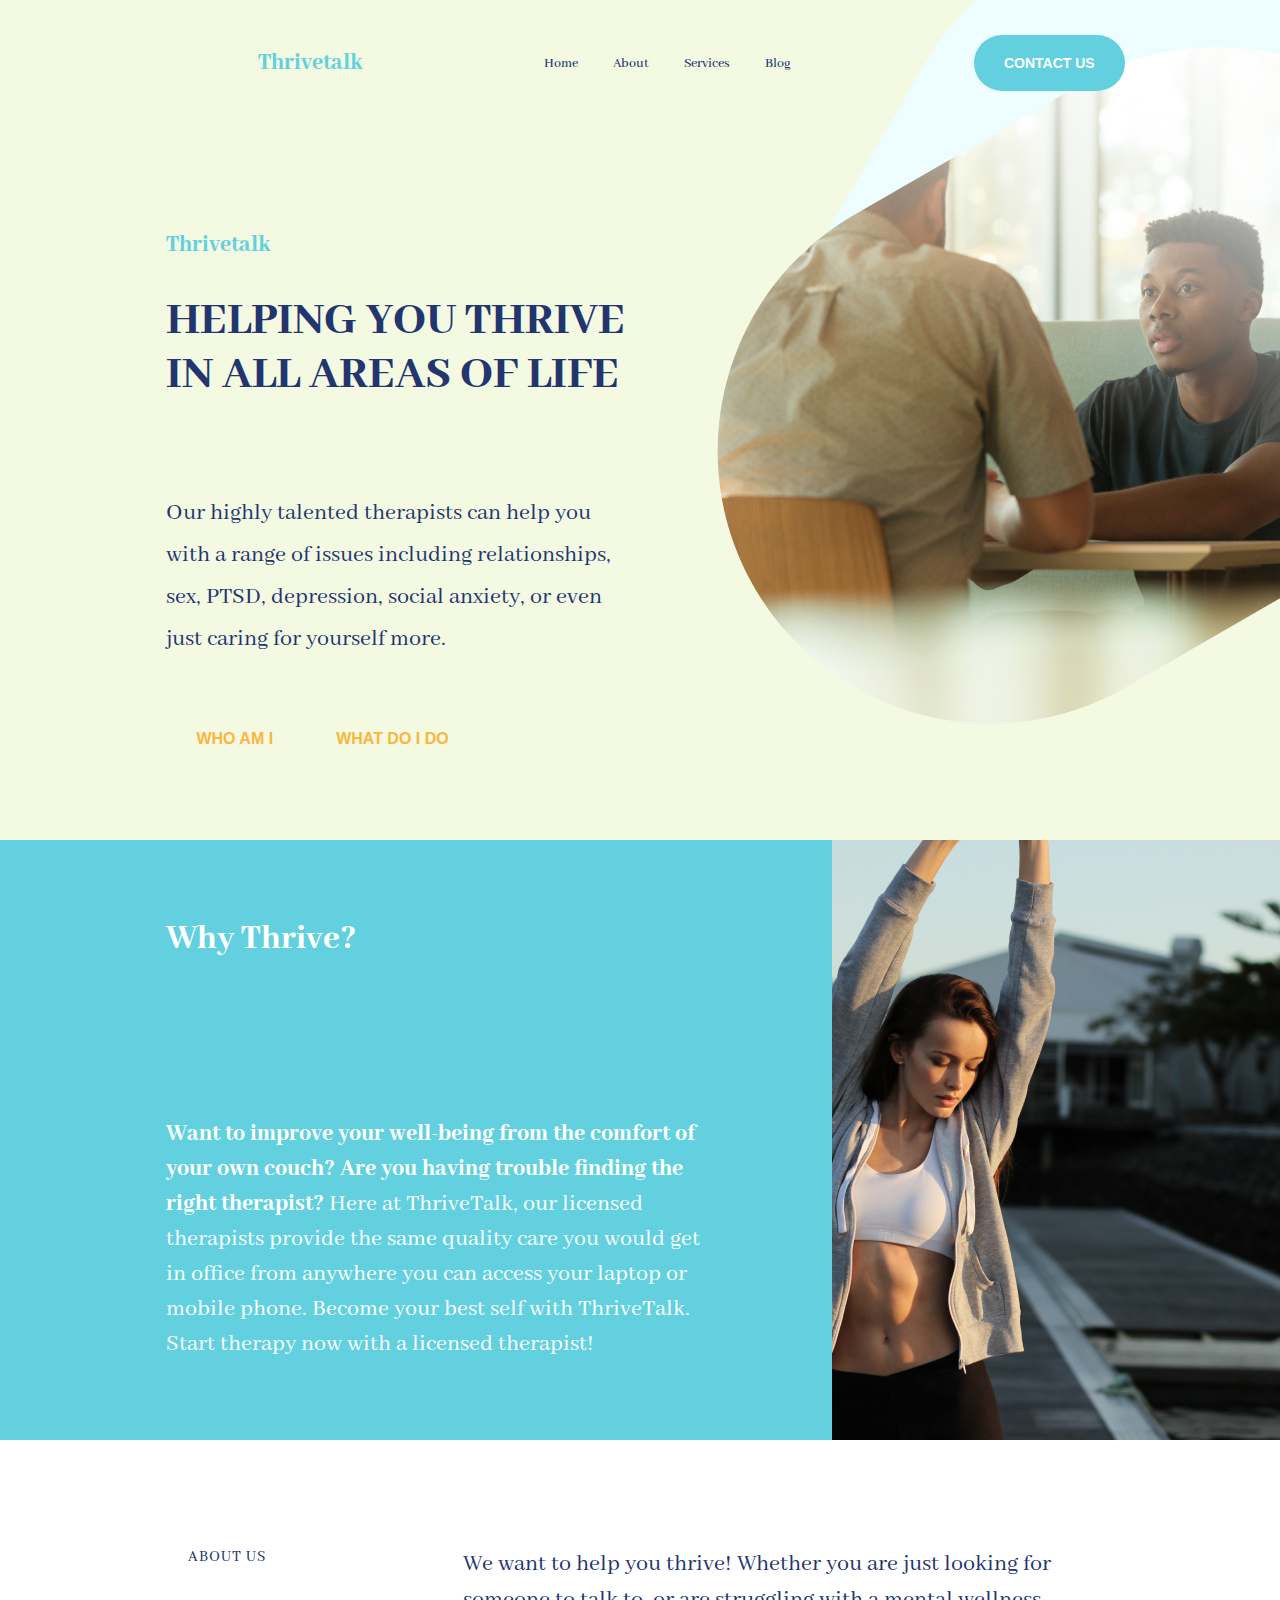
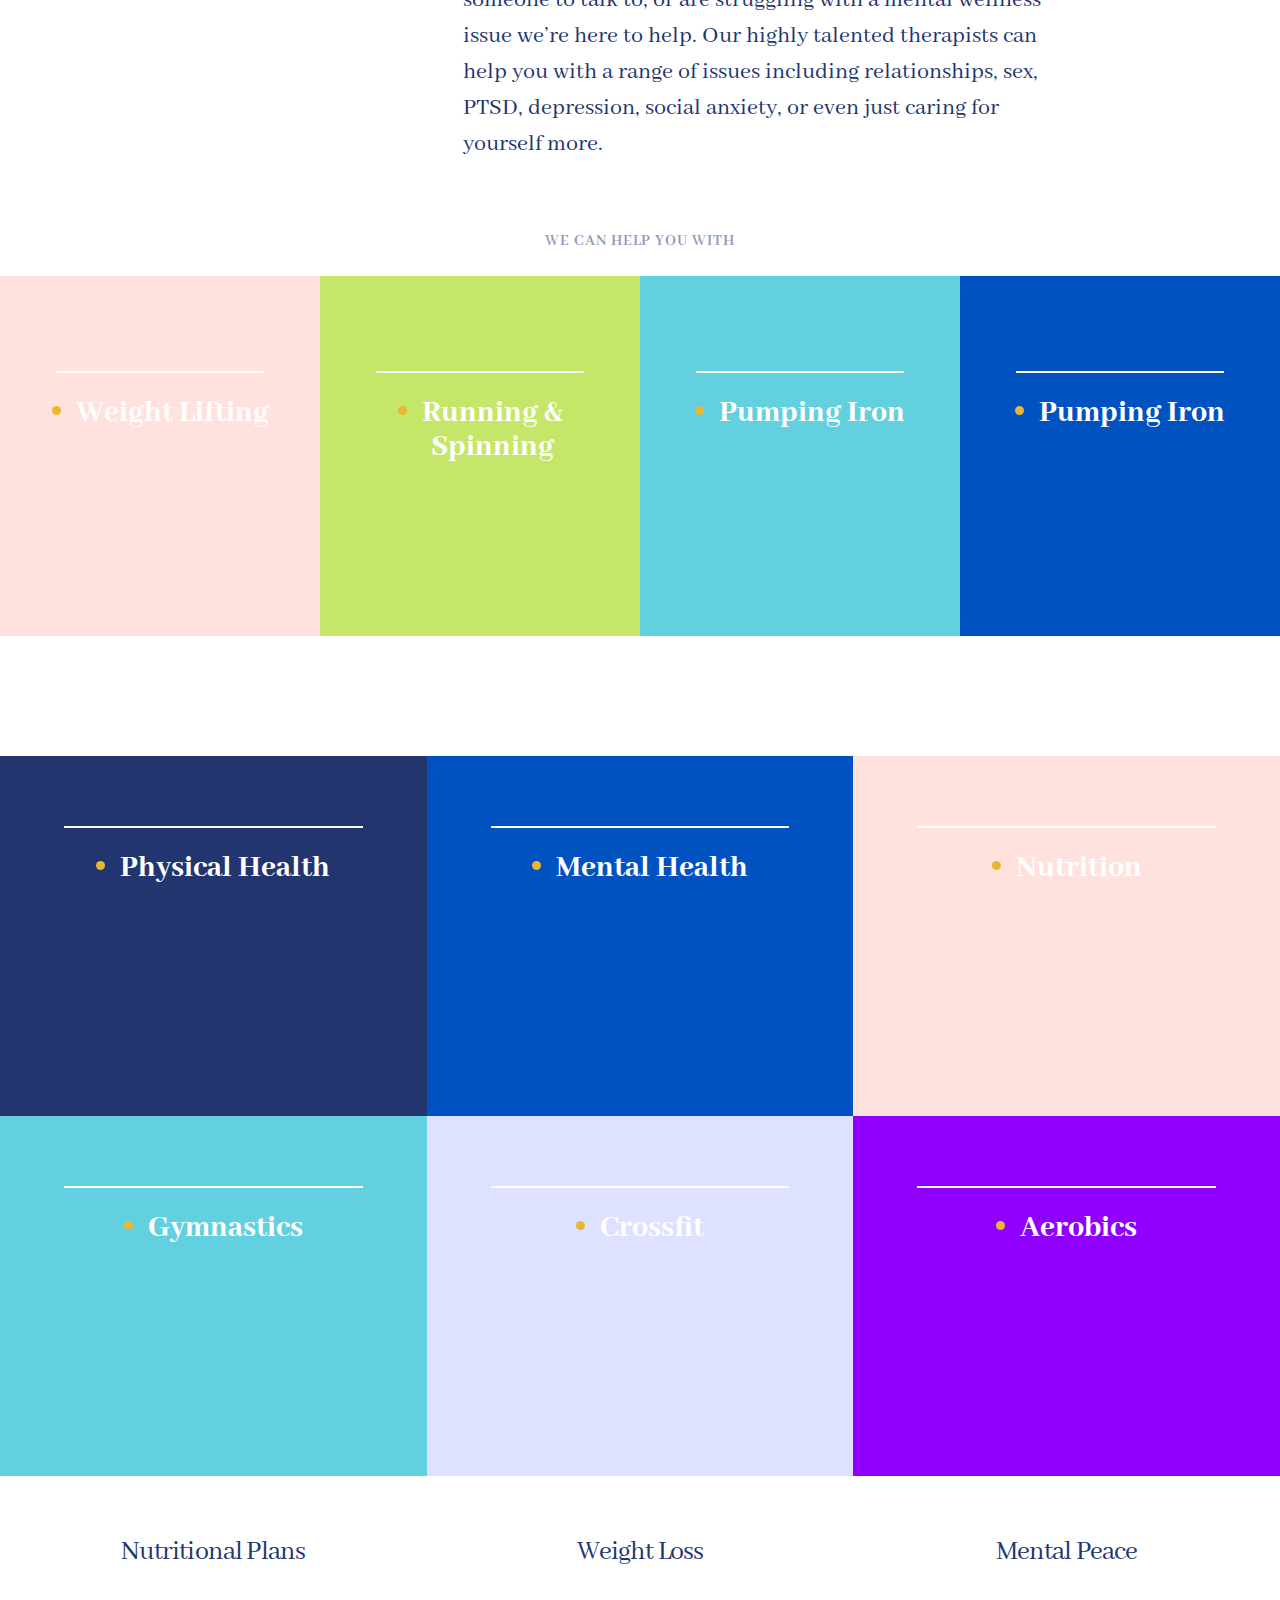
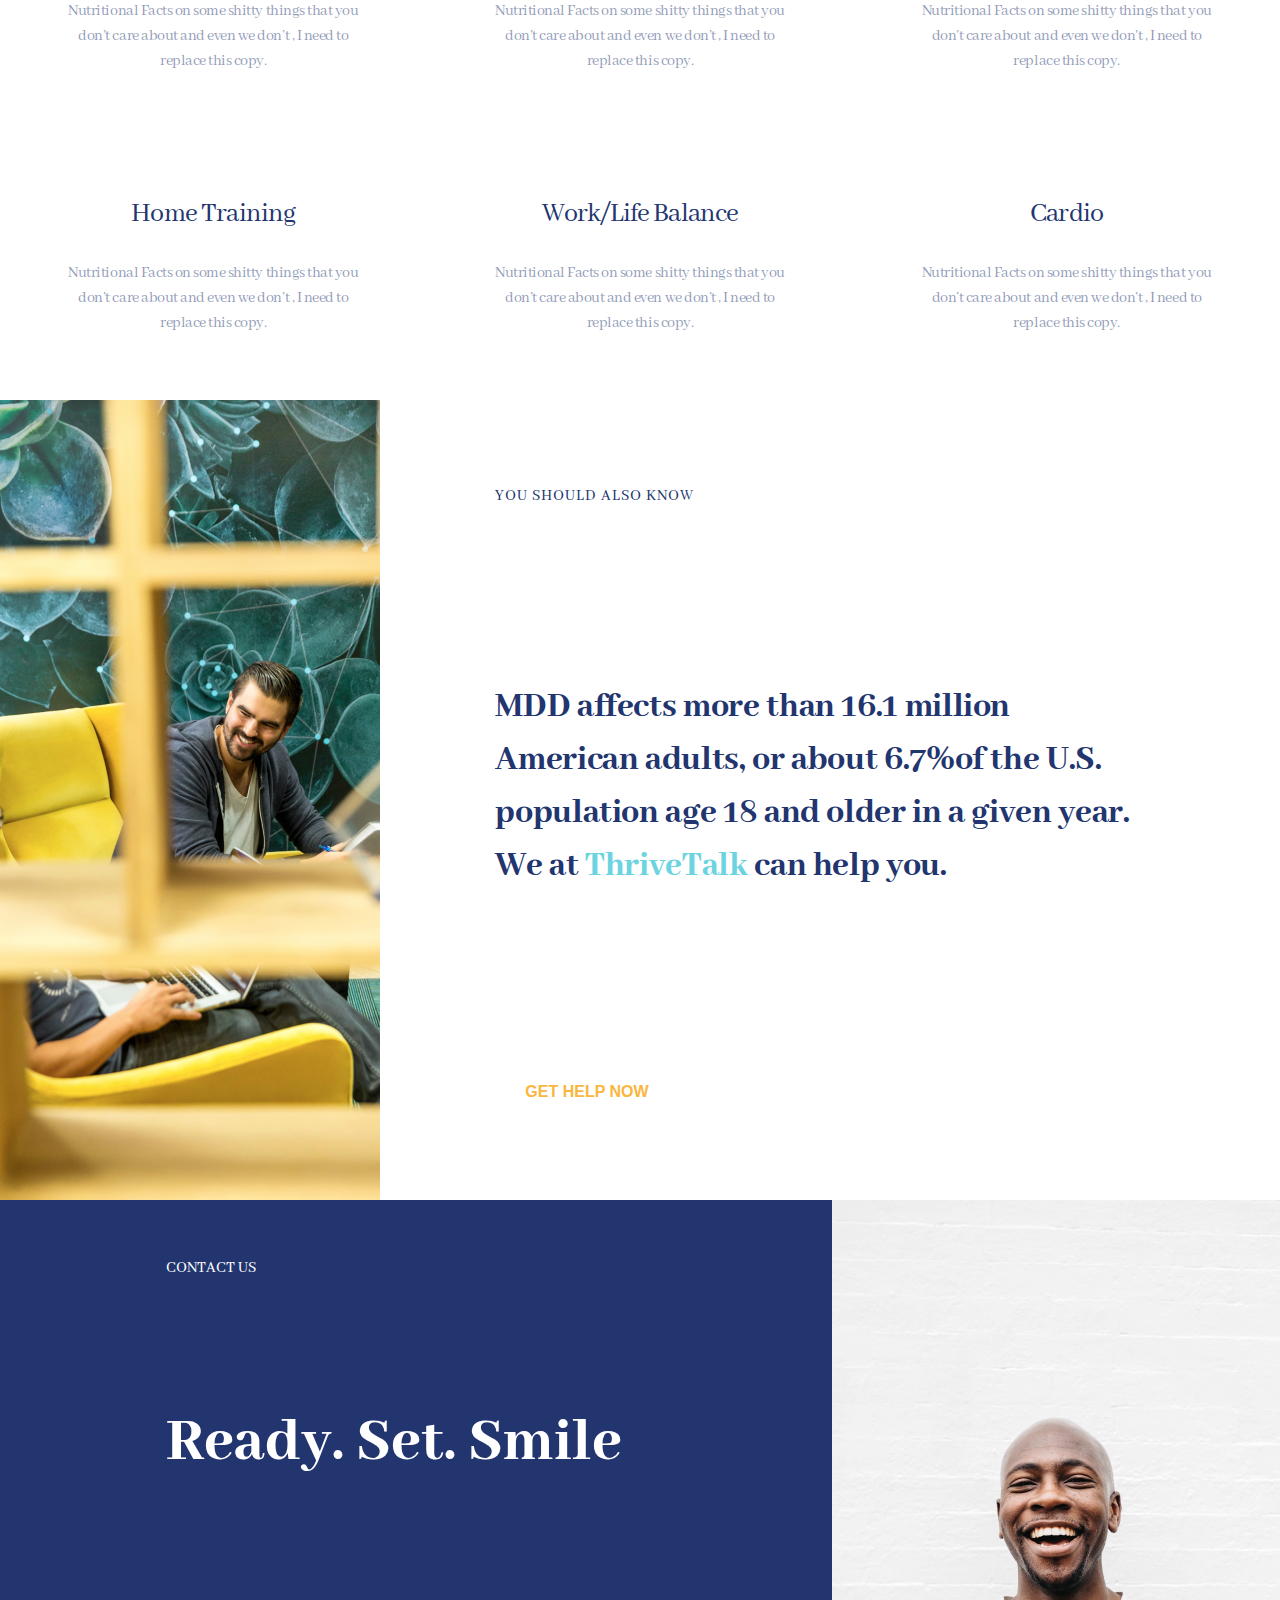
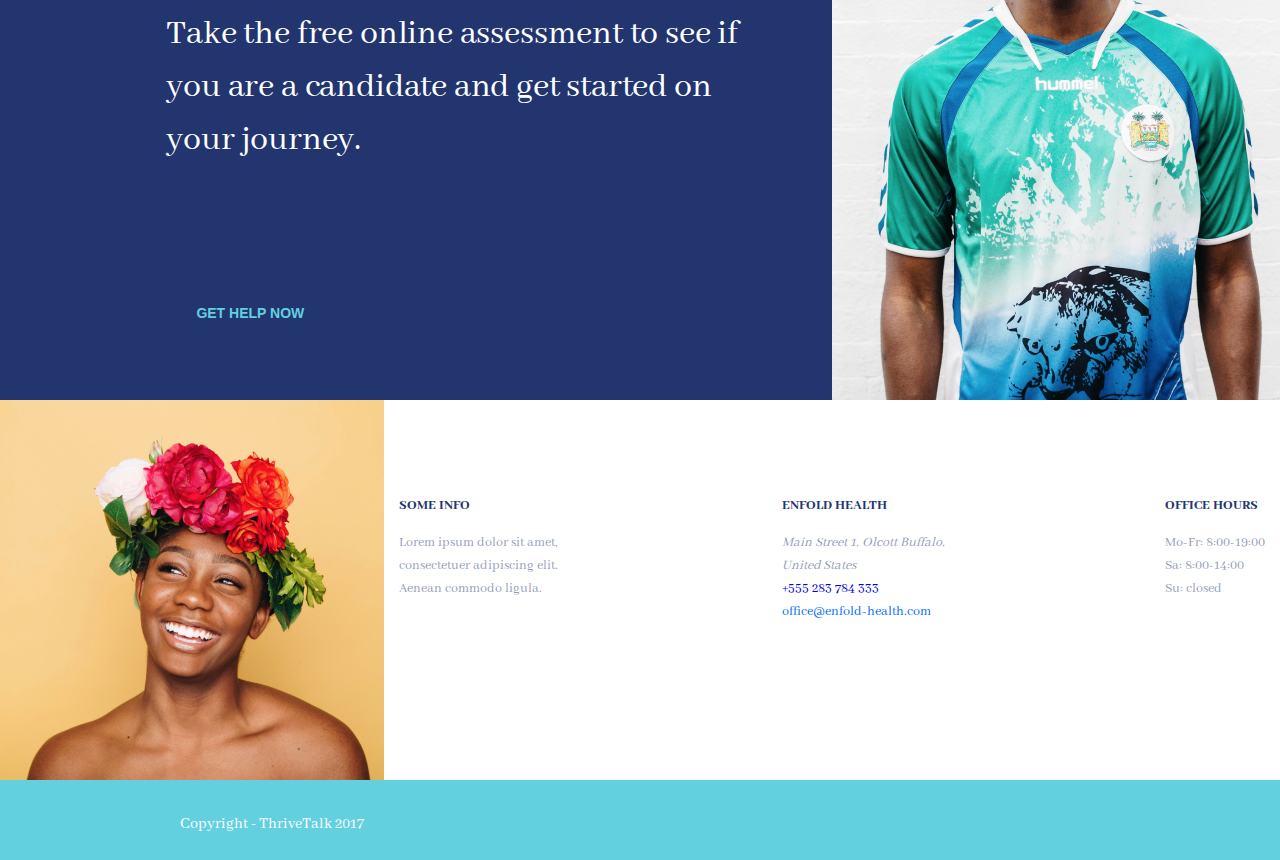
<file: Thrivetalk/index.html>
<!DOCTYPE html>
<html lang="en">
<head>
    <meta charset="UTF-8">
    <meta name="viewport" content="width=device-width, initial-scale=1.0">
    <link rel="stylesheet" href="css/style.css">
    <link href="https://fonts.googleapis.com/css2?family=Abhaya+Libre:wght@400;500;800&display=swap" rel="stylesheet">
    <title>Thrivetalk</title>
</head>
<body>
    <header class="header">
       <div class="header__inner">
           <div class="header__top">
               <div class="header__logo">Thrivetalk</div>
               <nav class="header__nav">
                <ul class="nav__ul">
                    <li><a class="nav__link nav__1" href="#">Home</a></li>
                    <li><a class="nav__link" href="#">About</a></li>
                    <li><a class="nav__link" href="#">Services</a></li>
                    <li> <a class="nav__link" href="#">Blog</a></li>
                </ul>
               </nav>
               <button class="btn" type="button">CONTACT US</button>
           </div> <!--/.header__top-->
           <div class="header__content">
                <div class="header__logo__2">Thrivetalk</div>
                <h1 class="header__h1">HELPING YOU THRIVE IN ALL AREAS OF LIFE</h1>
                <div class="haeder__text">Our highly talented therapists can help you with a range of issues including relationships, sex, PTSD, depression, social anxiety, or even just caring for yourself more.</div>
                <div class="header__btn">
                    <button class="btn__org" type="button">WHO AM I</button>
                    <button class="btn__org" type="button">WHAT DO I DO</button>
                </div>
           </div> <!--/.header__content-->
       </div> <!--/.container-->
    </header>
    <section class="section__2">
       <div class="sec__flex">
           <div class="sec2__left">
             <div class="left__inner">
                <h3 class="sec2__h3">Why Thrive?</h3>
                <div class="sec2__text"><span class="sec2__text__spn">Want to improve your well-being from the comfort of your own couch? Are you having trouble finding the right therapist?</span>  Here at ThriveTalk, our licensed therapists provide the same quality care you would get in office from anywhere you can access your laptop or mobile phone. Become your best self with ThriveTalk.  Start therapy now with a licensed therapist!</div>
              </div>
           </div>

           <div class="sec2__right">
            <img class="sec2__img" src="images/s2_img.jpg" alt="">
           </div>
        </div>
    </section> <!--/.section__2-->

    <section class="section__3">
       <div class="sec3__inner">
        <div class="about">ABOUT US</div>
        <div class="sec3__text">We want to help you thrive! Whether you are just looking for someone to talk to, or are struggling with a mental wellness issue we’re here to help.  Our highly talented therapists can help you with a range of issues including relationships, sex, PTSD, depression, social anxiety, or even just caring for yourself more.</div>

       </div>

    </section> <!--/.section__3-->

    <section class="section__4">
        <h3 class="help">WE CAN HELP YOU WITH</h3>
        <div class="sec4__flex">
        <div class="section4__inner1 section4__inner">
           <div class="sec4__before">
               <div class="dot"></div>
               <div class="sec4__text">Weight Lifting</div>
           </div>
        </div>
        <div class="section4__inner2 section4__inner">
           <div class="sec4__before">
               <div class="dot"></div>
               <div class="sec4__text">Running & <br>Spinning</div>
           </div>
        </div>
        <div class="section4__inner3 section4__inner">
           <div class="sec4__before">
               <div class="dot"></div>
               <div class="sec4__text">Pumping Iron</div>
           </div>
        </div>
        <div class="section4__inner4 section4__inner">
           <div class="sec4__before">
               <div class="dot"></div>
               <div class="sec4__text">Pumping Iron</div>
           </div>
        </div>
        </div>
    </section> <!--/.section__4-->

    <div class="bg__wight"></div>

    <section class="section__5">
        <div class="section5__inner1 section5__inner">
           <div class="sec5__before">
               <div class="dot"></div>
               <div class="sec4__text">Physical Health</div>
           </div>
        </div>
        <div class="section5__inner2 section5__inner">
           <div class="sec5__before">
               <div class="dot"></div>
               <div class="sec4__text">Mental Health</div>
           </div>
        </div>
        <div class="section5__inner3 section5__inner">
           <div class="sec5__before">
               <div class="dot"></div>
               <div class="sec4__text">Nutrition</div>
           </div>
        </div>
        <div class="section5__inner4 section5__inner">
           <div class="sec5__before">
               <div class="dot"></div>
               <div class="sec4__text">Gymnastics</div>
           </div>
        </div>
        <div class="section5__inner5 section5__inner">
           <div class="sec5__before">
               <div class="dot"></div>
               <div class="sec4__text">Crossfit</div>
           </div>
        </div>
        <div class="section5__inner6 section5__inner">
           <div class="sec5__before">
               <div class="dot"></div>
               <div class="sec4__text">Aerobics</div>
           </div>
        </div>
    </section><!--/.section__5-->

    <section class="section__6">
        <div class="sec6__inner">
            <div class="sec6__title">Nutritional Plans</div>
            <div class="sec6__text">Nutritional Facts on some shitty things that you don’t care about and even we don’t , I need to replace this copy.</div>
        </div>
        <div class="sec6__inner">
            <div class="sec6__title">Weight Loss</div>
            <div class="sec6__text">Nutritional Facts on some shitty things that you don’t care about and even we don’t , I need to replace this copy.</div>
        </div>
        <div class="sec6__inner">
            <div class="sec6__title">Mental Peace</div>
            <div class="sec6__text">Nutritional Facts on some shitty things that you don’t care about and even we don’t , I need to replace this copy.</div>
        </div>
        <div class="sec6__inner">
            <div class="sec6__title">Home Training</div>
            <div class="sec6__text">Nutritional Facts on some shitty things that you don’t care about and even we don’t , I need to replace this copy.</div>
        </div>
        <div class="sec6__inner">
            <div class="sec6__title">Work/Life Balance</div>
            <div class="sec6__text">Nutritional Facts on some shitty things that you don’t care about and even we don’t , I need to replace this copy.</div>
        </div>
        <div class="sec6__inner">
            <div class="sec6__title">Cardio</div>
            <div class="sec6__text">Nutritional Facts on some shitty things that you don’t care about and even we don’t , I need to replace this copy.</div>
        </div>
    </section> <!--/.section__6-->

    <section class="section__7">
        <div class="sec7__left">
            <img class="sec7__img" src="images/s7__img.jpg" alt="">
        </div>
        <div class="sec7__right">
            <div class="sec7__title">YOU SHOULD ALSO KNOW</div>
            <div class="sec7__text">MDD affects more than 16.1 million American adults, or about 6.7%of the U.S. population age 18 and older in a given year. We at <span class="sec7__logo">ThriveTalk</span>  can help you.</div>
            <div class="sec7__btn">
                <button class="btn__org" type="button">GET HELP NOW</button>
            </div>
        </div>
    </section> <!--/.section__7-->

    <section class="section__8">
        <div class="sec8__left">
           <div class="sec8__subtitle">CONTACT US</div>
           <div class="sec8__title">Ready. Set. Smile</div>
            <div class="sec8__text">Take the free online assessment to see if you are a candidate and get started on your journey.</div>
            <div class="sec__btn">
                <button class="sec8__btn" type="button">GET HELP NOW</button>
            </div>
        </div>
        <div class="sec8__right">
            <img src="images/s8__img.jpg" alt="">
        </div>
    </section> <!--/.section__8-->

    <footer class="footer">
        <div class="footer__intro">
            <div class="footer__left">
                <img class="footer__img"src="images/s9__img.jpg" alt="">
            </div>
            <div class="footer__right">
                <div class="footer__inner">
                    <div class="footer__title">SOME INFO</div>
                    <div class="footer__text">Lorem ipsum dolor sit amet, consectetuer adipiscing elit. Aenean commodo ligula.</div>
                </div>
                <div class="footer__inner">
                    <div class="footer__title">ENFOLD HEALTH</div>
                    <address class="footer__text">Main Street 1, Olcott Buffalo, United States</address>
                    <a class="footer__tel" href="tel:+555283784333">+555 283 784 333</a>
                    <div class="footer__email">office@enfold-health.com</div>
                </div>
                <div class="footer__inner">
                    <div class="footer__title">OFFICE HOURS</div>
                    <div class="footer__text">Mo-Fr: 8:00-19:00 <br> Sa: 8:00-14:00 <br> Su: closed</div>
                </div>
            </div>
        </div>
        <div class="footer__legal">
            <div class="legal__text">Copyright - ThriveTalk  2017</div>
        </div>
    </footer>
</body>
</html>
</file>
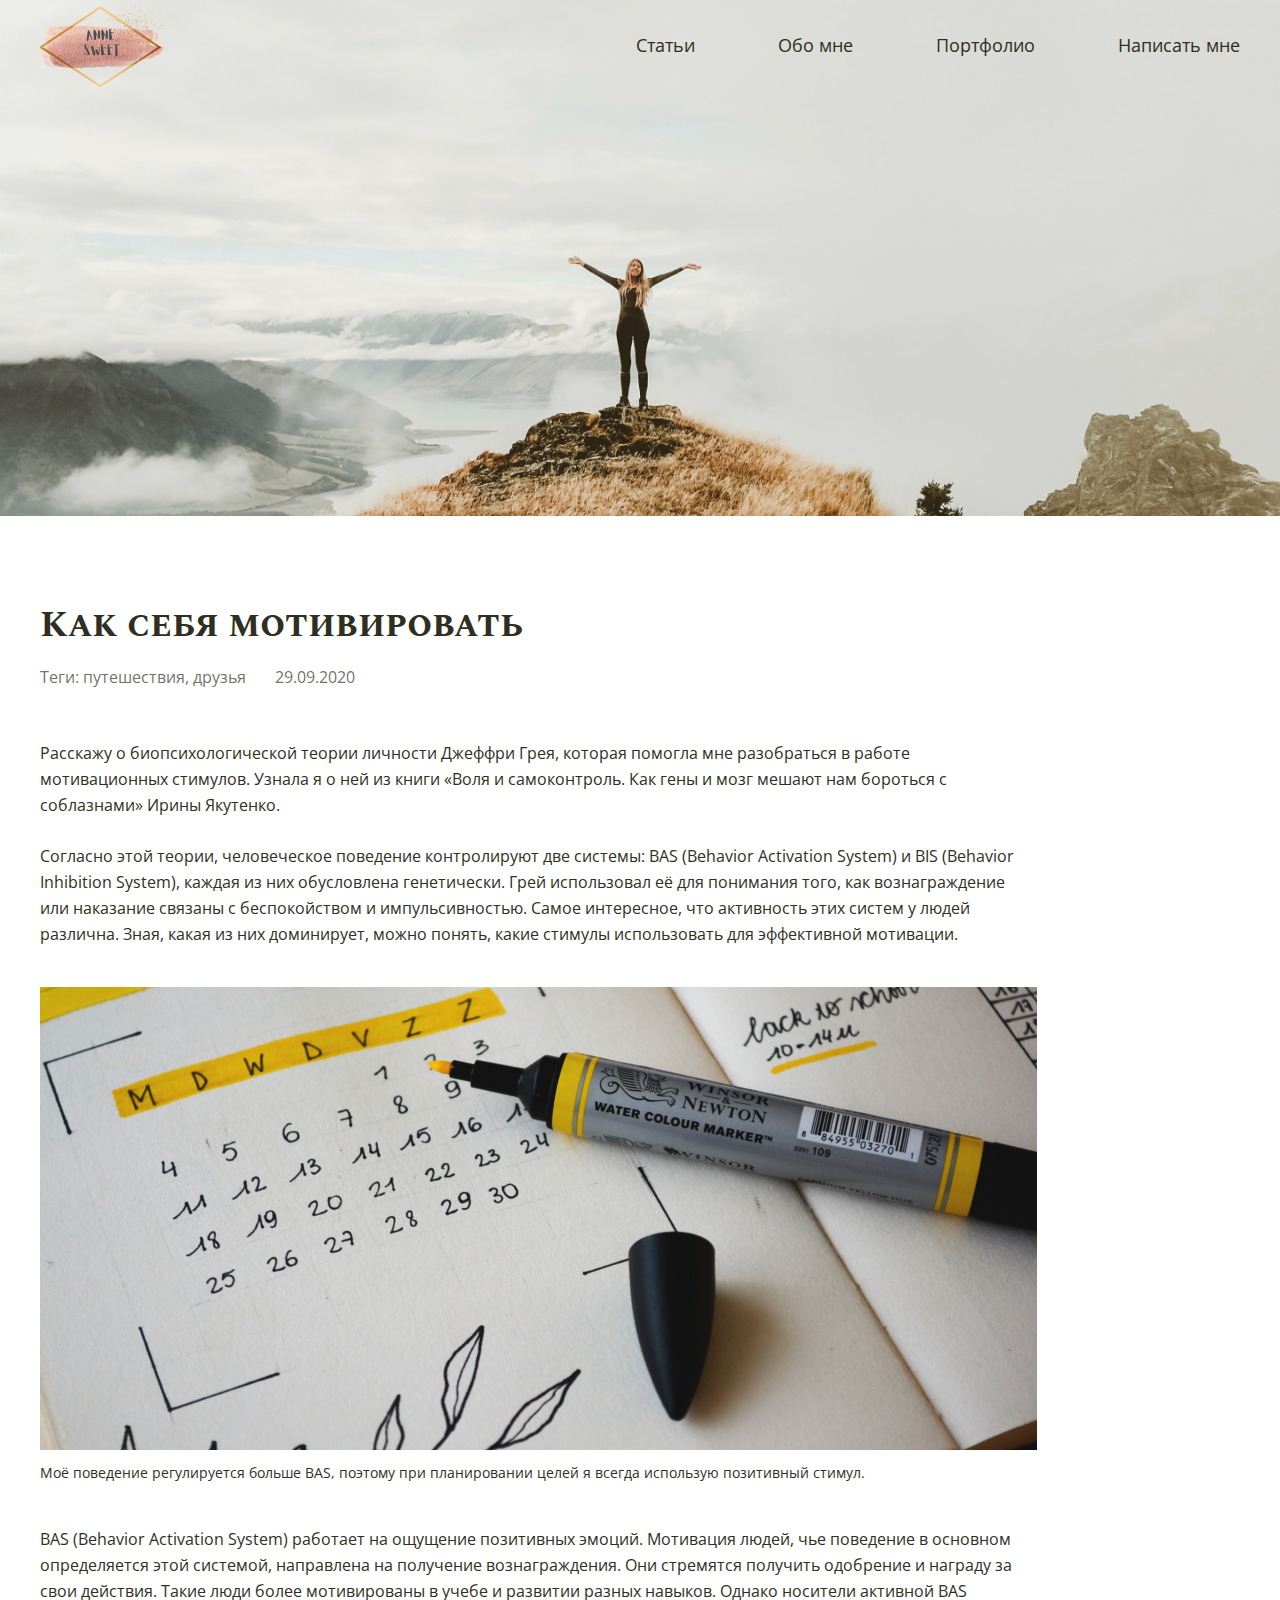
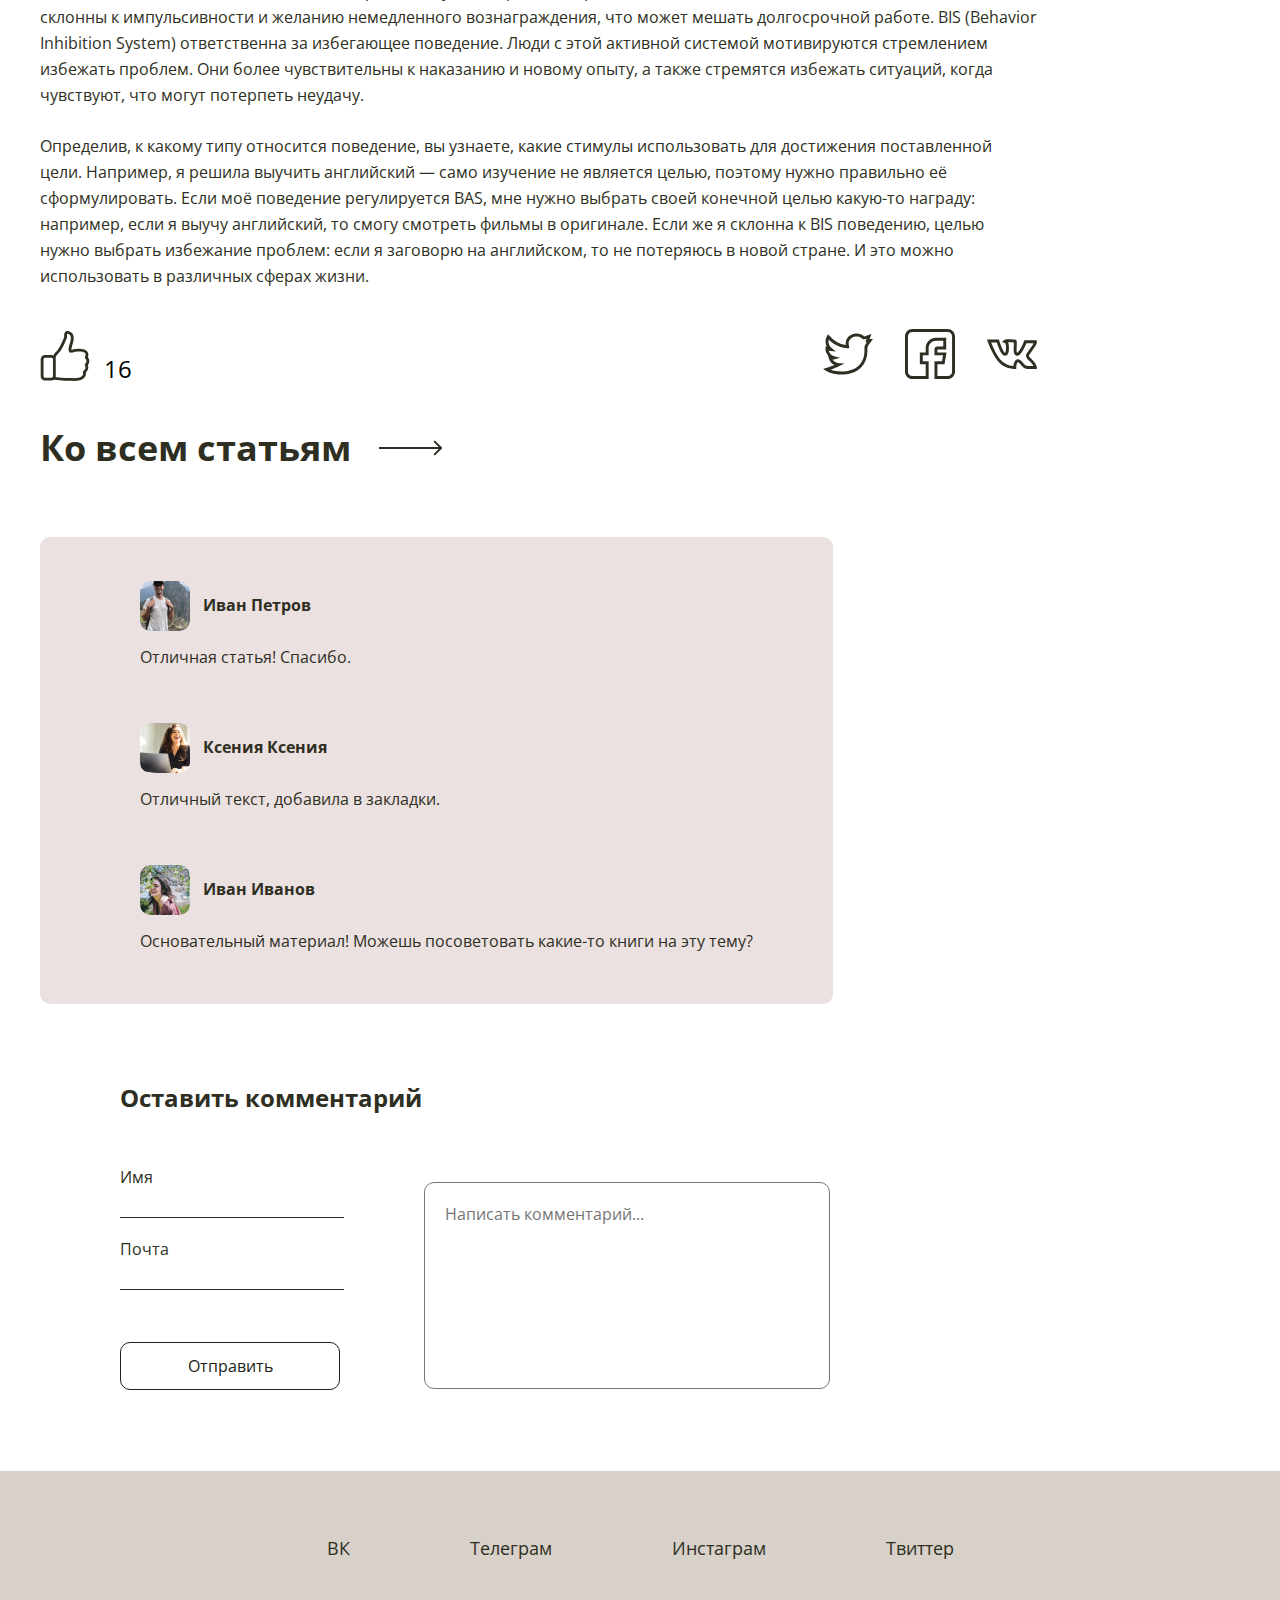
<file: blog/article.html>
<!DOCTYPE html>
<html lang="ru">

<head>
  <meta http-equiv="Content-Type" content="text/html; charset=UTF-8">
  <title>Anne sweet blog</title>
  <meta name="viewport" content="width=1200,initial-scale=1">
  <link href="https://fonts.googleapis.com/css2?family=Open+Sans:ital,wght@0,400;0,700;1,400&family=Spectral+SC:wght@700&display=swap" rel="stylesheet">
  <link rel="stylesheet" href="css/normalize.css" type="text/css">
  <link rel="stylesheet" href="css/style.css" type="text/css">
</head>

<body>

  <header class="page-header">
    <div class="content-wrapper">
      <a href="index.html" class="logo">
        <img src="img/logo.svg" width="130" height="83" alt="Логотип с надписью Anne sweet">
      </a>
      <nav class="header-nav">
        <ul class="nav-list">
          <li class="nav-item"><a href="index.html#article" class="nav-link">Статьи</a></li>
          <li class="nav-item"><a href="index.html#about" class="nav-link">Обо мне</a></li>
          <li class="nav-item"><a href="index.html#portfolio" class="nav-link">Портфолио</a></li>
          <li class="nav-item"><a href="index.html#write" class="nav-link">Написать мне</a></li>
        </ul>
      </nav>
    </div>
    <img src="img/article-poster.jpg" alt="Девушка с раскинутыми в сторону руками на фоне гор в облаках" class="main-poster">
  </header>

  <main>
    <div class="content-wrapper">
      <article class="post-article">
        <header class="article-header">
          <h2 class="section-heading">Как себя мотивировать</h2>
          <div>
            <p class="post-tags">Теги: путешествия, друзья</p>
            <time class="post-date" datetime="2020-09-29">29.09.2020</time>
          </div>
        </header>
        <div class="post-body">
          <p class="text">
            Расскажу о биопсихологической теории личности Джеффри Грея, которая помогла мне разобраться в работе мотивационных стимулов. Узнала я о ней из книги «Воля и самоконтроль. Как гены и мозг мешают нам бороться
            с соблазнами» Ирины Якутенко.
          </p>
          <p class="text">
            Согласно этой теории, человеческое поведение контролируют две системы: BAS (Behavior Activation System) и BIS (Behavior Inhibition System), каждая из них обусловлена генетически. Грей использовал её для понимания того, как вознаграждение или наказание связаны с беспокойством и импульсивностью. Самое интересное, что активность этих систем у людей различна. Зная, какая из них доминирует, можно понять, какие стимулы использовать для эффективной мотивации.
          </p>
          <figure class="article-illustration">
            <img src="img/article-illusration.jpg" alt="Жёлтый маркер на фоне календаря, написанного в тетради" class="illustration-image">
            <figcaption class="illustration-caption">Моё поведение регулируется больше BAS, поэтому при планировании целей я всегда использую позитивный стимул.</figcaption>
          </figure>
          <p class="text">
            BAS (Behavior Activation System) работает на ощущение позитивных эмоций. Мотивация людей, чье поведение в основном определяется этой системой, направлена на получение вознаграждения. Они стремятся получить одобрение и награду
            за свои действия. Такие люди более мотивированы в учебе и развитии разных навыков. Однако носители активной BAS склонны к импульсивности и желанию немедленного вознаграждения, что может мешать долгосрочной работе.
            BIS (Behavior Inhibition System) ответственна за избегающее поведение. Люди с этой активной системой мотивируются стремлением избежать проблем. Они более чувствительны к наказанию и новому опыту, а также стремятся избежать ситуаций, когда чувствуют, что могут потерпеть неудачу.
          </p>
          <p class="text">
            Определив, к какому типу относится поведение, вы узнаете, какие стимулы использовать для достижения поставленной цели. Например, я решила выучить английский — само изучение не является целью, поэтому нужно правильно
            её сформулировать. Если моё поведение регулируется BAS, мне нужно выбрать своей конечной целью какую-то награду: например, если я выучу английский, то смогу смотреть фильмы в оригинале. Если же я склонна к BIS поведению, целью нужно выбрать избежание проблем: если я заговорю на английском, то не потеряюсь в новой стране. И это можно использовать в различных сферах жизни.
          </p>
        </div>
        <footer class="article-footer">
          <button class="like-button js-like" type="button">
            <svg width="50" height="50" fill="none" xmlns="http://www.w3.org/2000/svg">
              <g clip-path="url(#clip0)">
                <path d="M47.8435 33.9921c1.0247-1.307 1.5161-2.7081 1.4533-4.151-.0627-1.5893-.7737-2.8336-1.3592-3.5969.6796-1.6938.941-4.3601-1.3279-6.4303-1.6625-1.5161-4.4856-2.1957-8.3961-2.0075-2.7499.1254-5.0502.6378-5.1443.6587h-.0104c-.5228.0941-1.077.2091-1.6416.3346-.0418-.6692.0732-2.3317 1.307-6.0749 1.4638-4.4542 1.3802-7.86282-.2719-10.1422C30.7168.188206 27.9459 0 27.1304 0c-.7842 0-1.5057.324132-2.018.920117-1.1606 1.348803-1.0247 3.837303-.8783 4.987453-1.3802 3.70138-5.2488 12.77713-8.5215 15.29693-.0628.0418-.115.0941-.1673.1464-.962 1.0142-1.6102 2.1121-2.0494 3.074-.6169-.3346-1.3174-.5228-2.0702-.5228H5.04758c-2.40485 0-4.349643 1.9553-4.349643 4.3497v16.9908c0 2.4048 1.955253 4.3496 4.349643 4.3496h6.37812c.9305 0 1.7984-.2927 2.5094-.7946l2.4571.2927c.3764.0523 7.0682.8992 13.9377.7633 1.2442.0941 2.4153.1464 3.5027.1464 1.8716 0 3.5027-.1464 4.862-.4391 3.1995-.6797 5.3848-2.0389 6.4931-4.036.8469-1.5266.8469-3.0427.711-4.0046 2.0807-1.8821 2.4467-3.9628 2.3735-5.4266-.0418-.8469-.2301-1.5684-.4287-2.1016zM5.04758 46.7691c-.84692 0-1.52656-.6901-1.52656-1.5265V28.2413c0-.8469.69009-1.5265 1.52656-1.5265h6.37812c.8469 0 1.5265.6901 1.5265 1.5265v16.9908c0 .8469-.6901 1.5266-1.5265 1.5266H5.04758v.0104zM45.1668 32.7687c-.4392.4601-.5228 1.1606-.1882 1.7043 0 .0105.4287.7424.4809 1.7462.0732 1.3697-.5855 2.5826-1.9657 3.6177-.4914.3764-.6901 1.0247-.4809 1.6102 0 .0104.4496 1.3906-.2823 2.6976-.7006 1.2547-2.2585 2.1539-4.6215 2.6558-1.8926.4078-4.4647.481-7.6224.23h-.1464c-6.7231.1464-13.5194-.7319-13.5926-.7423h-.0105l-1.056-.1255c.0627-.2928.0941-.6064.0941-.9201V28.2413c0-.4496-.0732-.8887-.1987-1.2965.1883-.7006.711-2.2585 1.9448-3.5864 4.6947-3.7223 9.2849-16.27977 9.4835-16.82348.0837-.21957.1046-.46006.0628-.70054-.1778-1.17106-.1151-2.60351.1359-3.03221.5541.01046 2.0493.1673 2.9485 1.41155 1.0665 1.47428 1.0247 4.10916-.1254 7.60138-1.7566 5.3221-1.903 8.1243-.5124 9.358.6901.6169 1.6102.6483 2.2794.4078.6378-.1464 1.2443-.2718 1.8193-.3659.0419-.0105.0941-.0209.136-.0314 3.2099-.7005 8.9606-1.1292 10.9577.6901 1.6939 1.5475.4914 3.5968.3555 3.8164-.3868.5855-.2718 1.3488.251 1.8193.0104.0105 1.1083 1.0456 1.1606 2.4362.0418.9306-.3974 1.8821-1.307 2.8231z" fill="#2E2F22" />
              </g>
              <defs>
                <clipPath id="clip0">
                  <path fill="#fff" d="M0 0h50v50H0z" />
                </clipPath>
              </defs>
            </svg>
            <span class="like-counter js-like-counter">16</span>
          </button>
          <ul class="social-buttons">
            <li class="social-icon">
              <a href="" class="social-button" aria-label="Лайкнуть в Твиттере">
                <svg width="50" height="50" fill="none" xmlns="http://www.w3.org/2000/svg">
                  <g clip-path="url(#clip1)">
                    <path d="M50 10.0551c-3.1452.145-3.0766.1332-3.4321.1629l1.8627-5.31958s-5.8143 2.1389-7.2883 2.52151c-3.8712-3.47938-9.6253-3.63312-13.739-1.10473-3.3688 2.07099-5.177 5.6274-4.5739 9.7843-6.5563-.9098-12.0803-4.0176-16.44169-9.25673L5.00832 5.18604 3.97758 7.0789c-1.30271 2.39181-1.7353 5.1266-1.21841 7.7003.2121 1.056.57259 2.063 1.07193 3.006l-1.18332-.4585-.14038 1.9772c-.14229 2.0084.52643 4.3529 1.78909 6.2709.35553.5402.8133 1.1334 1.39351 1.7186l-.61149-.0939.74615 2.2656c.98076 2.9766 3.01781 5.2795 5.66144 6.5597-2.6402 1.1204-4.773 1.8353-8.2787 2.9885L0 40.0676l2.96249 1.6198c1.12954.6176 5.12085 2.6802 9.06451 3.2989 8.7661 1.3748 18.6359.2552 25.2804-5.7289 5.5965-5.0404 7.4329-12.2101 7.0514-19.6713-.0576-1.1295.2518-2.2075.8713-3.0349 1.2409-1.6568 4.7623-6.485 4.7699-6.4961zm-7.1125 4.7413c-1.0288 1.3737-1.5442 3.1281-1.4519 4.9393.3849 7.526-1.6628 13.3625-6.0867 17.3466-5.1678 4.6543-13.5033 6.4811-22.8684 5.0121-1.696-.2659-3.44882-.8614-4.89955-1.4561 2.93925-1.0113 5.20895-1.9127 8.87455-3.6476l5.117-2.422-5.6496-.3616c-2.7061-.1732-4.9595-1.4847-6.34458-3.614.73548-.0428 1.44458-.1618 2.15068-.3586l5.3883-1.5007-5.4333-1.3306c-2.64012-.6466-4.14501-2.2262-4.94267-3.4378-.52376-.7961-.86593-1.6117-1.07116-2.3636.54473.1461 1.17988.2503 2.20413.3517l5.0289.4975-3.98444-3.1082c-2.87094-2.2393-4.02145-5.6034-3.17802-8.8375 8.95996 9.2933 19.48016 8.5949 20.53906 8.8405-.2331-2.264-.2392-2.2693-.3002-2.4849-1.3561-4.7939 1.6159-7.22806 2.9564-8.05204 2.8-1.72081 7.2445-1.98021 10.3229.85488.665.61186 1.5641.85256 2.4056.64356.7553-.1877 1.3752-.38645 1.9821-.60275l-1.2634 3.60795 1.6128.0011c-.3044.4082-.6694.8969-1.1085 1.4828z" fill="#2E2F22" />
                  </g>
                  <defs>
                    <clipPath id="clip1">
                      <path fill="#fff" d="M0 0h50v50H0z" />
                    </clipPath>
                  </defs>
                </svg>

              </a>
            </li>
            <li class="social-icon">
              <a href="" class="social-button" aria-label="Лайкнуть в Фейсбуке">
                <svg width="50" height="50" fill="none" xmlns="http://www.w3.org/2000/svg">
                  <path d="M7.324 50h16.309V32.227h-5.86v-5.86h5.86v-7.324c0-4.039 3.285-7.324 7.324-7.324h7.324v5.86h-5.86a2.933 2.933 0 0 0-2.929 2.929v5.86h8.525l-.977 5.859h-7.548V50h13.184C46.714 50 50 46.714 50 42.676V7.324C50 3.286 46.714 0 42.676 0H7.324C3.286 0 0 3.286 0 7.324v35.352C0 46.714 3.286 50 7.324 50zM2.93 7.324A4.4 4.4 0 0 1 7.324 2.93h35.352a4.4 4.4 0 0 1 4.394 4.394v35.352a4.4 4.4 0 0 1-4.394 4.394H32.422V35.156h7.1l1.953-11.718h-9.053v-2.93h8.789V8.789H30.957c-5.654 0-10.254 4.6-10.254 10.254v4.395h-5.86v11.718h5.86V47.07H7.324a4.4 4.4 0 0 1-4.394-4.394V7.324z" fill="#2E2F22" />
                </svg>

              </a>
            </li>
            <li class="social-icon">
              <a href="" class="social-button" aria-label="Лайкнуть в Вконтакте">
                <svg width="50" height="50" fill="none" xmlns="http://www.w3.org/2000/svg">
                  <g clip-path="url(#clip2)">
                    <path d="M44.5058 29.8928l-.0271-.0252c-.4269-.394-1.7346-1.6666-2.1755-2.2228-.5177-.6939-.3983-1.1486-.0103-1.8299.4902-.861 1.4724-2.1817 2.5119-3.5801 3.3295-4.4777 5.4791-7.5776 5.0366-9.7794l-.2384-1.1761-12.296.0054c-.0431.1159-.6847 2.9346-3.3924 7.7343-1.9634 3.4801-3.2512 4.5734-3.7048 4.7664l-.0702-.0213c-.1476-.1824-.4055-.6745-.5116-1.9428-.1106-1.3287-.0125-2.9374.0824-4.493.1111-1.8242.2068-3.3997-.0225-4.5269l-.3734-1.8364c-.4513-.0721-2.1034-.7095-6.7067-.758-3.9852-.0408-5.1559.5348-5.7308 1.0422l-1.9016 1.6781 2.4036.8087c.9148.3078 1.2184.663 1.4675 2.4235.1626 1.1474.2476 3.0758.0721 4.7973-.2521 2.4685-.8567 2.9278-.888 2.9522-.1042-.0354-.9873-.4219-2.5204-3.6632-1.0635-2.248-1.9958-4.9073-2.6772-6.8489-.7797-2.2236-.6393-1.7502-1.0349-2.8008l-11.895756-.0004.769807 1.9913C3.88146 20.8966 6.82603 27.3858 10.7666 32.0466c4.3537 5.1494 9.7645 7.8457 17.0529 7.8457h1.4648v-1.4649c0-1.3694.1133-2.3555.3563-3.1032.1484-.4555.3456-.832.5528-1.2268.3075-.5814.6081-.8305.7721-.8675.1488-.034.4104.0751.7004.2914.8323.6207 1.493 1.4363 2.1927 2.2999 1.0093 1.2463 2.053 2.5345 3.709 3.3779.9048.4609 2.5635.6936 3.4763.6936.2415 0 8.8479-.0004 8.8585-.0004l-.0629-1.5251c-.0938-2.2805-1.8887-5.132-5.3337-8.4744zm-3.405 7.0698h-.0237c-.6294.0103-1.8307-.1961-2.1801-.3739-1.1009-.5607-1.8703-1.511-2.7618-2.6111-.7824-.9663-1.5915-1.9654-2.718-2.805-.911-.6794-1.7384-.8781-2.3953-.8781-.2624 0-.4982.0316-.7003.0774-.7626.1717-1.8532.7202-2.7203 2.3602-.2445.4665-.5219.9949-.7465 1.6861-.2354.7232-.3819 1.527-.4517 2.5047-5.4924-.312-9.7782-2.4849-13.3992-6.7677-3.36643-3.9821-6.01498-9.552-8.81993-16.6309.20294 0 5.28832.0007 5.58854.0007.09193.2583.19112.5413.29639.8412.7343 2.0946 1.7403 4.9629 2.9255 7.4089 1.6972 3.5027 3.2471 5.0648 5.0251 5.0648.8877 0 1.6838-.3761 2.3022-1.0884.8816-1.015 1.3935-2.6905 1.5652-5.1223.1354-1.9177.0095-3.8277-.1393-4.8802-.1228-.8659-.2979-1.775-.7251-2.5894 1.8207-.082 4.2587.0477 5.8033.2693.1403.7645.0488 2.2671-.0397 3.7209-.214 3.5118-.4349 7.1358 1.424 8.8314.3269.2983.6737.4581.6836.4646l.9461.2903c.365-.1125 2.4795.9602 6.4834-6.0272 1.2829-2.2389 2.4773-4.8187 3.1205-6.5037 1.4915-.0031 6.5731.0027 7.1701.0034-.8457 1.8612-2.85 4.5159-4.16 6.2779-1.1421 1.5358-2.1282 2.8622-2.7069 3.8784-1.075 1.8879-.8941 3.5706.2255 5.0549l.0175.0229c.6249.7953 2.1679 2.2678 2.488 2.5646 2.3186 2.251 3.4359 3.8681 3.9677 4.9549h-5.3448v.0004z" fill="#2E2F22" />
                  </g>
                  <defs>
                    <clipPath id="clip2">
                      <path fill="#fff" d="M0 0h50v49.9024H0z" />
                    </clipPath>
                  </defs>
                </svg>

              </a>
            </li>
          </ul>
        </footer>
      </article>
      <a href="" class="all-aricles-link">
        Ко всем статьям
        <svg width="64" height="16" fill="none" xmlns="http://www.w3.org/2000/svg">
          <path d="M62.7796 8.70711c.3906-.39053.3906-1.02369 0-1.41422L56.4157.928932c-.3905-.390524-1.0237-.390524-1.4142 0-.3906.390528-.3906 1.023688 0 1.414218L60.6583 8l-5.6568 5.6569c-.3906.3905-.3906 1.0236 0 1.4142.3905.3905 1.0237.3905 1.4142 0l6.3639-6.36399zM0 9h62.0725V7H0v2z" fill="#2E2F22" />
        </svg>
      </a>
      <section class="comments">
        <ul>
          <li class="comment">
              <img src="img/user-avatar-1.jpg" alt="Мужчина в белой футболке и в черной кепке на фоне гор" class="comment-avatar">
              <p class="comment-name">Иван Петров</p>
              <p class="comment-text">Отличная статья! Спасибо.</p>
          </li>
          <li class="comment">
              <img src="img/user-avatar-2.jpg" alt="Смеющаяся кудряавя девушка, сидящая за ноутбуком " class="comment-avatar">
              <p class="comment-name">Ксения Ксения</p>
              <p class="comment-text">Отличный текст, добавила в закладки.</p>
          </li>
          <li class="comment">
              <img src="img/user-avatar-3.jpg" alt="Улыбающаяся девушка за тветущей веткой яблони" class="comment-avatar">
              <p class="comment-name">Иван Иванов</p>
              <p class="comment-text">Основательный материал! Можешь посоветовать какие-то книги на эту тему?</p>
          </li>
        </ul>
      </section>
      <form action="https://echo.htmlacademy.ru" class="comment-form js-form">
        <fieldset class="comment-fieldset">
          <legend class="comment-heading">Оставить комментарий</legend>
          <div class="form-group">
            <p class="input-container">
              <input name="comment-name" id="comment-name" type="text" class="input-field js-input js-name" required>
              <label for="comment-name" class="input-text">Имя</label>
            </p>
            <p class="input-container">
              <input name="comment-email" id="comment-email" type="email" class="input-field js-input" required>
              <label for="comment-email" class="input-text">Почта</label>
            </p>
            <button class="section-button js-submit" type="submit">Отправить</button>
            <textarea name="comment-text" id="comment-text" class="comment-field js-message" placeholder="Написать комментарий..."
            required></textarea>
          </div>
        </fieldset>

      </form>
    </div>
  </main>

  <footer class="page-footer">
    <div class="content-wrapper">
      <ul class="social-nav">
        <li class="social-item"><a href="" class="social-link">ВК</a></li>
        <li class="social-item"><a href="" class="social-link">Телеграм</a></li>
        <li class="social-item"><a href="" class="social-link">Инстаграм</a></li>
        <li class="social-item"><a href="" class="social-link">Твиттер</a></li>
      </ul>
    </div>
  </footer>
  <script src="js/form.js"></script>
  <script src="js/like.js"></script>
  <script src="js/comment.js"></script>
</body>

</html>
</file>
<file: blog/css/style.css>
body {
  font-family: 'Open Sans', Arial, sans-serif;
  font-size: 16px;
  line-height: 26px;
  background-color: #fff;
  color: #2E2F22;
  font-weight: normal;
  min-width: 1240px;
}

img {
  max-width: 100%;
  height: auto;
}

.content-wrapper {
  width: 1200px;
  padding: 0 20px;
  margin: 0 auto;
  display: -webkit-flex;
  display: -moz-flex;
  display: -ms-flex;
  display: -o-flex;
  display: flex;
  flex-direction: column;
}

/* Шапка сайта */

.page-header {
  position: relative;
}

.page-header .content-wrapper {
  flex-direction: row;
  position: absolute;
  left: 50%;
  transform: translateX(-50%);
}

.logo {
  margin-top: 4px;
  transition: all 0.5s ease;
}

.logo[href]:hover {
  opacity: 0.8;
  transition: all 0.5s ease;
}

.header-nav {
  margin-left: auto;
}

.nav-list {
  display: -webkit-flex;
  display: -moz-flex;
  display: -ms-flex;
  display: -o-flex;
  display: flex;
  flex-direction: row;
  flex-wrap: wrap;
  justify-content: flex-end;
  list-style: none;
  margin: 0;
  padding: 0;
  margin-top: 33px;
}

.nav-item {
  margin-left: 83px;
}

.nav-link {
  font-size: 18px;
  line-height: 25px;
  color: #2E2F22;
  text-decoration: none;
  transition: all 0.5s ease;
}

.nav-link:hover {
  color: #ACC5D8;
  transition: all 0.5s ease;
}

.nav-link:active {
  color: #ACC5D8B3;
  transition: all 0.5s ease;
}

.main-poster {
  width: 100%;
  height: auto;
}

/* Статьи */

.articles {
  padding-top: 71px;
  display: -webkit-flex;
  display: -moz-flex;
  display: -ms-flex;
  display: -o-flex;
  display: flex;
  flex-direction: column;
  align-items: center;
  margin-bottom: 80px;
}

.section-header {
  display: -webkit-flex;
  display: -moz-flex;
  display: -ms-flex;
  display: -o-flex;
  display: flex;
  justify-content: space-between;
  align-items: center;
  margin-bottom: 43px;
  width: 100%;
}

.section-heading {
  font-family: 'Spectral SC', Times New Roman, serif;
  font-size: 36px;
  line-height: 65px;
  margin: 0;
}


.select-article {
  height: 100%;
  font-size: 16px;
  line-height: 22px;
  background: #D7D1C9;
  border-radius: 10px;
  padding: 12px 74px 12px 20px;
  box-sizing: border-box;
  -webkit-appearance: none;
  -moz-appearance: none;
  appearance: none;
  border: none;
  transition: all 0.5s ease;
}

.select-article:hover {
  background-color: #ACC5D8;
  transition: all 0.5s ease;
}

.select {
  position: relative;
  margin-left: 30px;
}

.select:after {
  content: url(../img/icon-select.svg);
  position: absolute;
  top: 12px;
  right: 19px;
}

.articles-list {
  width: 100%;
  display: -webkit-flex;
  display: -moz-flex;
  display: -ms-flex;
  display: -o-flex;
  display: flex;
  flex-wrap: wrap;
  flex-direction: row;
  justify-content: flex-start;
  list-style: none;
  margin: 0;
  padding: 0;
}

.blog-post {
  position: relative;
  display: -webkit-flex;
  display: -moz-flex;
  display: -ms-flex;
  display: -o-flex;
  display: flex;
  flex-direction: column;
  text-decoration: none;
  color: #2E2F22;
  height: 100%;
}

.blog-post:hover .post-image {
  -webkit-filter: blur(5px);
  filter: blur(5px);
  transition: all 0.5s ease;
}

.blog-post:active .post-image {
  -webkit-backdrop-filter: blur(1px);
  backdrop-filter: blur(1px);
  transition: all 0.5s ease;
}

.article-item {
  width: 387px;
  margin-right: 19px;
  margin-bottom: 62px;
}

.article-item:nth-of-type(3n) {
  margin-right: 0;
}

.post-image {
  border-radius: 10px;
  margin-bottom: 27px;
  transition: all 0.5s ease;
}

.post-heading {
  font-family: 'Spectral SC', Times New Roman, serif;
  font-weight: bold;
  font-size: 18px;
  line-height: 27px;
  margin-top: 0;
  margin-bottom: 8px;
}

.text {
  font-size: 16px;
  line-height: 26px;
  margin-top: 0;
  margin-bottom: 12px;
}

.post-footer {
  font-size: 16px;
  line-height: 26px;
  color: rgba(46, 47, 34, 0.7);
  display: -webkit-flex;
  display: -moz-flex;
  display: -ms-flex;
  display: -o-flex;
  display: flex;
  justify-content: space-between;
}

.post-tags {
  margin: 0;
  color: rgba(46, 47, 34, 0.7);
  display: inline-block;
  vertical-align: middle;
}

.post-date {
  color: rgba(46, 47, 34, 0.7);
}


.article-item:nth-child(4),
.article-item:nth-child(5) {
  width: 590px;
  min-height: 552px;
}

.article-item:nth-child(4) .blog-post,
.article-item:nth-child(5) .blog-post {
  justify-content: flex-end;
  padding-left: 80px;
  padding-right: 80px;
  padding-bottom: 61px;
  box-sizing: border-box;
}

.article-item:nth-child(4) .post-image,
.article-item:nth-child(5) .post-image {
  position: absolute;
  left: 0;
  top: 0;
  z-index: -1;
}

.article-item:nth-child(4) .post-heading,
.article-item:nth-child(5) .post-heading {
  font-size: 20px;
  line-height: 30px;
  color: #FFFFFF;
}

.article-item:nth-child(4) .text,
.article-item:nth-child(5) .text {
  font-size: 18px;
  line-height: 28px;
  color: #FFFFFF;
}

.article-item:nth-child(4) .post-tags,
.article-item:nth-child(4) .post-date,
.article-item:nth-child(5) .post-tags,
.article-item:nth-child(5) .post-date {
  color: rgba(255, 255, 255, 0.7);
}


.article-item:last-of-type {
  margin-right: 0;
}


.section-button {
  display: inline-block;
  vertical-align: middle;
  padding: 12px 58px;
  margin: 0 auto;
  margin-top: 40px;
  text-decoration: none;
  font-size: 16px;
  line-height: 22px;
  color: #202117;
  border: 1px solid #202117;
  box-sizing: border-box;
  border-radius: 10px;
  transition: all 0.5s ease;
}

.section-button:hover {
  opacity: 0.7;
  transition: all 0.5s ease;
}

.section-button:active,
.section-button:focus {
  opacity: 0.4;
  outline: none;
  transition: all 0.5s ease;
}

/* Об авторе */

.about {
  display: -webkit-flex;
  display: -moz-flex;
  display: -ms-flex;
  display: -o-flex;
  display: flex;
  flex-direction: column;
  align-items: center;
  margin-bottom: 75px;
}

.about-author {
  display: -webkit-flex;
  display: -moz-flex;
  display: -ms-flex;
  display: -o-flex;
  display: flex;
  flex-direction: row;
  justify-content: space-between;
  margin-top: 49px;
}

.author-image {
  border-radius: 10px;
  margin-right: 40px;
  align-self: flex-start;
}

.text-block {
  margin-top: 40px;
}

.about .text {
  margin-bottom: 25px;
  padding-right: 75px;
}

.big-blockquote {
  font-style: italic;
  font-weight: normal;
  font-size: 30px;
  line-height: 40px;
  position: relative;
  margin: 0;
  margin-top: 100px;
}

.big-blockquote:before {
  content: '';
  display: block;
  width: 3px;
  height: calc(100% + 50px);
  background-color: #D7D1C9;
  position: absolute;
  left: -23px;
  top: -25px;
}

/* Портфолио */

.portfolio {
  display: -webkit-flex;
  display: -moz-flex;
  display: -ms-flex;
  display: -o-flex;
  display: flex;
  flex-direction: column;
  align-items: center;
  margin-bottom: 80px;
}

.portfolio-list {
  list-style: none;
  margin: 0;
  margin-top: 45px;
  margin-bottom: 57px;
  padding: 0;
  display: -webkit-flex;
  display: -moz-flex;
  display: -ms-flex;
  display: -o-flex;
  display: flex;
  flex-direction: row;
}

.portfolio-item {
  margin-right: 20px;
  width: 387px;
  background-size: cover;
  border-radius: 10px;
  filter: drop-shadow(2px 2px 4px rgba(0, 0, 0, 0.15));
  overflow: hidden;
}

.portfolio-item:nth-child(3n) {
  margin-right: 0;
}

.portfolio-item-blog {
  background-image: url(../img/portfolio-1.jpg);
}

.portfolio-item-kiss {
  background-image: url(../img/portfolio-2.jpg);
}

.portfolio-item-effective {
  background-image: url(../img/portfolio-3.jpg);
}

.portfolio-link {
  box-sizing: border-box;
  height: 100%;
  min-height: 525px;
  padding-top: 140px;
  padding-left: 25px;
  padding-right: 25px;
  padding-bottom: 140px;
  display: -webkit-flex;
  display: -moz-flex;
  display: -ms-flex;
  display: -o-flex;
  display: flex;
  flex-direction: column;
  text-align: center;
  align-items: center;
  text-decoration: none;
  color: #2E2F22;
  position: relative;
  -webkit-backdrop-filter: blur(8px);
  backdrop-filter: blur(8px);
  transition: all 0.5s ease;
}

.portfolio-link:hover {
  -webkit-backdrop-filter: blur(5px);
  backdrop-filter: blur(5px);
  transition: all 0.5s ease;
}

.portfolio-link:active {
  -webkit-backdrop-filter: blur(1px);
  backdrop-filter: blur(1px);
  transition: all 0.5s ease;
}

.portfolio-heading {
  margin-top: 0;
  margin-bottom: 44px;
  font-family: 'Spectral SC', Times New Roman, serif;
  font-weight: bold;
  font-size: 20px;
  line-height: 30px;
}

.portfolio-subheading {
  margin-top: 0;
  margin-bottom: 17px;
  font-family: 'Spectral SC', Times New Roman, serif;
  font-weight: bold;
  font-size: 18px;
  line-height: 28px;
}

.portfolio-item-white-theme .portfolio-link {
  color: #FFFFFF;
}

.portfolio-link .text {
  margin-bottom: 0;
}

.portfolio .section-button {
  text-transform: uppercase;
}

/* Форма обратной связи */

.write-me {
  display: -webkit-flex;
  display: -moz-flex;
  display: -ms-flex;
  display: -o-flex;
  display: flex;
  flex-direction: column;
  align-items: center;
  margin-bottom: 85px;
}

.feedback-form {
  background-image: url(../img/form-bg.jpg);
  -webkit-backdrop-filter: blur(8px);
  backdrop-filter: blur(8px);
  background-size: cover;
  width: 996px;
  padding: 52px 80px 58px;
  box-sizing: border-box;
  display: -webkit-flex;
  display: -moz-flex;
  display: -ms-flex;
  display: -o-flex;
  display: flex;
  flex-direction: row;
  justify-content: space-between;
  flex-wrap: wrap;
  margin-top: 44px;
}

.input-wrapper {
  width: 407px;
  display: flex;
  flex-direction: column;
  justify-content: flex-end;
  margin-bottom: 20px;
  margin-top: 0;
}

.input-wrapper-big {
  width: 100%;
  display: flex;
  flex-direction: column;
  margin-bottom: 20px;
  margin-top: 0;
}

.input-label {
  font-family: 'Spectral SC', Times New Roman, serif;
  font-weight: bold;
  font-size: 18px;
  line-height: 28px;
  margin-bottom: 12px;
}

.text-input {
  width: 100%;
  font-size: 16px;
  line-height: 22px;
  color: #202117B3;
  background: rgba(255, 255, 255, 0.4);
  border: 1px solid #202117;
  box-sizing: border-box;
  border-radius: 10px;
  padding: 20px;
  transition: all 0.5s ease;
}

.text-input:hover,
.text-input:focus,
.text-field:hover,
.text-field:focus {
  background-color: white;
  border-color: #000;
  color: black;
  outline: none;
  transition: all 0.5s ease;
}

.text-field {
  width: 100%;
  font-size: 16px;
  line-height: 22px;
  color: #202117B3;
  background: rgba(255, 255, 255, 0.4);
  border: 1px solid #202117;
  box-sizing: border-box;
  border-radius: 10px;
  padding: 20px;
  min-height: 293px;
  resize: none;
}

.feedback-form .section-button {
  background-color: transparent;
  text-transform: uppercase;
  margin-top: 0px;
}

/* Подвал сайта */

.page-footer {
  background: #D7D1C9;
  padding: 65px 0 90px;
}

.social-nav {
  display: -webkit-flex;
  display: -moz-flex;
  display: -ms-flex;
  display: -o-flex;
  display: flex;
  flex-direction: row;
  justify-content: center;
  flex-wrap: wrap;
  margin: 0;
  padding: 0;
  list-style: none;
}

.social-item {
  margin-right: 120px;
}

.social-item:last-child {
  margin-right: 0;
}

.social-link {
  font-size: 18px;
  line-height: 25px;
  color: #2E2F22;
  text-decoration: none;
  transition: all 0.5s ease;
}

.social-link:hover {
  color: #ACC5D8;
  transition: all 0.5s ease;
}

.social-link:active {
  color: #ACC5D8B3;
  transition: all 0.5s ease;
}

/* Страница статьи */

.post-article {
  width: 997px;
  padding-top: 70px;
}

.post-article .post-tags {
  margin-right: 25px;
  margin-top: 6px;
  margin-bottom: 50px;
}

.post-article .post-date {
  display: inline-block;
  vertical-align: middle;
  margin-bottom: 50px;
  margin-top: 6px;
}

.post-body .text {
  margin-bottom: 25px;
}

.article-illustration {
  margin-bottom: 40px;
  margin-top: 40px;
}

.illustration-caption {
  font-size: 14px;
  line-height: 26px;
  margin-top: 3px;
}

.article-footer {
  display: -webkit-flex;
  display: -moz-flex;
  display: -ms-flex;
  display: -o-flex;
  display: flex;
  flex-direction: row;
  justify-content: space-between;
  margin-top: 40px;
}

.like-button {
  appearance: none;
  border: none;
  background-color: transparent;
  font-size: 24px;
  line-height: 26px;
  padding: 0;
}

.like-button:hover path,
.like-button:active path {
  fill: #2E2F22;
  transition: all 0.5s ease;
}

.like-button.added path {
  fill: firebrick;
}

.like-counter {
  display: inline-block;
  vertical-align: middle;
  margin-top: -12px;
  margin-left: 8px;
}

.social-buttons {
  isplay: -webkit-flex;
  display: -moz-flex;
  display: -ms-flex;
  display: -o-flex;
  display: flex;
  flex-direction: row;
  justify-content: space-between;
  margin: 0;
  padding: 0;
  list-style: none;
}

.social-icon {
  margin-left: 32px;
}

.social-button:hover path,
.social-button:active path {
  fill: firebrick;
  transition: all 0.5s ease;
}

.all-aricles-link {
  font-weight: bold;
  font-size: 36px;
  line-height: 49px;
  text-decoration: none;
  color: #2E2F22;
  margin-top: 37px;
  display: flex;
  align-items: center;
  transition: all 0.5s ease;
}

.all-aricles-link svg {
  margin-left: 28px;
}

.all-aricles-link:hover,
.all-aricles-link:active {
  color: #5E5F55;
  transition: all 0.5s ease;
}

.all-aricles-link:hover path,
.all-aricles-link:active path {
  fill: #5E5F55;
  transition: all 0.5s ease;
}

.all-aricles-link svg,
.all-aricles-link path {
  transition: all 0.5s ease;
}

.all-aricles-link:hover svg {
  transform: translateX(50px);
  transition: all 0.5s ease;
}

/* Комментарии */

.comments {
  width: 793px;
  background: #ECE1E1;
  border-radius: 10px;
  padding: 44px 80px 36px 100px;
  margin-top: 65px;
  box-sizing: border-box;
}

.comments ul {
  list-style: none;
  margin: 0;
  padding: 0;
}

.comment {
  margin-bottom: 55px;
}

.comment:last-child {
  margin-bottom: 0;
}

.comment-avatar {
  border-radius: 10px;
  width: 50px;
  margin-right: 13px;
  margin-bottom: 14px;
  float: left;
}

.comment-name {
  font-weight: bold;
  font-size: 16px;
  line-height: 22px;
  margin: 0;
  padding-top: 13px;
  margin-bottom: 30px;
}

.comment-text {
  font-size: 16px;
  line-height: 22px;
}

.comment-form {
  width: 793px;
  padding-top: 77px;
  padding-bottom: 64px;
  padding-left: 80px;
  padding-right: 0;
  box-sizing: border-box;
}

.comment-fieldset {
  border: none;
  margin: 0;
  padding: 0;
  display: -webkit-flex;
  display: -moz-flex;
  display: -ms-flex;
  display: -o-flex;
  display: flex;
  flex-direction: row;
  flex-wrap: wrap;
}

.comment-heading {
  font-weight: bold;
  font-size: 24px;
  line-height: 33px;
  width: 100%;
  margin-bottom: 78px;
}

.input-container {
  position: relative;
  width: 220px;
  margin: 0;
  margin-bottom: 46px;
}

.input-text {
  font-size: 16px;
  line-height: 22px;
  position: absolute;
  left: 0;
  bottom: 15px;
}

.input-field {
  font-size: 16px;
  line-height: 22px;
  border: none;
  border-bottom: 1px solid #2E2F22;
  width: 100%;
  transform: translateY(-0px);
  transition: all 0.5s ease;
}

.input-field:hover {
  border-color: black;
  transition: all 0.5s ease;
}

.input-field:focus {
  border-color: black;
  outline: none;
  transition: all 0.5s ease;
}

.input-field:focus + .input-text,
.input-field:not(:placeholder-shown) + .input-text {
  transform: translateY(-15px);
  transition: all 0.5s ease;
}

.form-group {
  display: flex;
  flex-direction: column;
  height: 215px;
  flex-wrap: wrap;
}

.comment-field {
  font-size: 16px;
  line-height: 22px;
  width: 406px;
  height: 96%;
  margin-left: 84px;
  border-radius: 10px;
  padding: 20px;
  margin-top: -10px;
  box-sizing: border-box;
  resize: none;
  transition: all 0.5s ease;
}

.comment-field:hover {
  border-color: black;
  transition: all 0.5s ease;
}

.comment-field:focus {
  border-color: black;
  outline: none;
  transition: all 0.5s ease;
}

.comment-form .section-button {
  background-color: transparent;
  margin: 0;
  margin-top: 6px;
}

/* helpers */

.hidden {
  display: none;
}

.warning,
.warning:focus {
  border-color: red;
  color: red;
  outline: none;
  transition: all 0.5s ease;
}

.section-button:disabled {
  opacity: 0.5;
  transition: all 0.5s ease;
}
</file>
<file: KONSTUCT/css/style.css>
*,
*:before,
*:after {
    box-sizing: border-box;
}

a {
    text-decoration: none;
}

h1, h2, h3, h4, h5, h6 {
    margin: 0;
}

body {
    margin: 0;
    padding: 0;
    width: 100%;
    font-family: 'Open Sans', sans-serif;
    font-size: 13px;
    font-weight: 400;
    color: #48555B;
}


/*Container*/

.container {
    width: 100%;
    max-width: 960px;
    margin: 0 auto;
    padding: 0 15px;
}

/*Header*/

.header {
    background-image: url(../img/bg.jpg);
    width: 100%;
    height: 100vh;
    background-repeat: no-repeat;
    background-size: cover;
    padding-bottom: 50px;

}

.header__inner {
    text-align: center;
    display: flex;
    flex-direction: column;
    justify-content: space-between;
    height: 100vh;
}

.header__logo {
    padding-top: 40px;
}

.h1 {
    font-family: 'Abhaya Libre', serif;
    font-weight: 400;
    font-size: 60px;
    line-height: 71px;
    letter-spacing: 5.70937px;
    color: #fff;
}

.header__p {
    color: #fff;
    font-weight: 600;
    font-size: 16px;
    line-height: 22px;
}

.scrol {
    font-weight: 600;
    font-size: 11px;
    line-height: 15px;
    color: #fff;
    letter-spacing: 3.7px;
    padding-bottom: 40px;
}

.scrol:hover {
    color: black;
}

/*Navbar*/
.navbar{
padding-top: 43px;
}

.nav__flex {
    padding: 25px 0;
    display: flex;
    justify-content: space-between;
    border-top: 2px solid #D8D8D8;
    border-bottom: 2px solid #D8D8D8;
}
.nav__link {
    font-weight: 600;
    font-size: 12px;
    line-height: 16px;
    color: #48555B;
    margin: 25px 0;
    padding-left: 30px;
    transition: color .2s linear;
}

.nav__link:first-child {
    padding-left: 0;
}
.nav__link:hover {
    color: #00A4E5;
}

/*About*/

.about {
    display: flex;
    justify-content: space-between;
    padding-bottom: 118px;
}
.story {
    font-weight: bold;
    font-size: 18px;
    line-height: 25px;
    letter-spacing: 2.30625px;
    padding-top: 57px;
    text-align: center;
}

.story:after {
    margin: 0 auto;
    content: "";
    display: block;
    width: 50px;
    height: 2px;
    background-color: #00A4E5;
    margin-top: 10px;
    margin-bottom: 64px;
}
.left {
    width: 50%;
}

.h3, .left__h3 {
    font-weight: bold;
    font-size: 20px;
    line-height: 27px;
    letter-spacing: 0.170455px;
}

.blue__text {
    color: #16ACE8;
}
.right {
    width: 50%;
    display: flex;
    justify-content: space-around;
}

.right__inner{
    position: relative;
}



.right__text {
    position: absolute;
    text-align: start;
    font-weight: 800;
    font-size: 24px;
    line-height: 29px;
    color: #333;
    z-index: 100;
    top: 15px;
    left: 14px;
    color: #fff;
}

/*CAPABILITIES*/

.cap {
    font-weight: bold;
    font-size: 18px;
    line-height: 25px;
    letter-spacing: 2.30625px;
    padding-top: 57px;
    text-align: left;
}

.cap:after {
    content: "";
    display: block;
    width: 50px;
    height: 2px;
    background-color: #00A4E5;
    margin-top: 10px;
    margin-bottom: 64px;
}

.cap__inner {
    display: flex;
    justify-content: space-around;
    align-items: center;
    text-align: center;
}

.cap__text {
    width: 400px;
    padding-left: 155px;
    font-size: 11px;
    line-height: 19px;
    letter-spacing: 0.2px;
    color: #48555B;
}

.btn {
    height: 40px;
    width: 150px;
    background-color: #00A4E5;
    font-weight: bold;
    font-size: 13px;
    line-height: 18px;
    letter-spacing: 0.5px;
    color: #fff;
    border: none;
    margin-left: 30px;
}

.btn:hover {
    color: #333;
    cursor: pointer;
}


/*Service*/

.service {
    padding-bottom: 115px;
}
.service__all {
    display: flex;
    justify-content: space-around;
}

.service__inner {
    padding-left: 23px;
    width: 30%;
}

.service__img {
    padding-top: 38px;
    padding-bottom: 25px;
}
.service__title {
    font-weight: bold;
    font-size: 16px;
    line-height: 24px;
    letter-spacing: 0.426667px;
    padding-bottom: 13px;
}

.service__text {
    font-weight: normal;
    font-size: 13px;
    line-height: 23px;
    letter-spacing: 0.1875px;
    padding-right: 22px;
    padding-bottom: 39px;
}

/*get__it*/

.get__it{
    background-image: url(../img/bg2.jpg);
    background-repeat: no-repeat;
    width: 100%;
    height: 497px;
    background-position: center;
    background-size: cover;

}

.g_i {
    display: flex;
    justify-content: center;
    align-items: center;
    flex-direction: column;
    height: 497px;
}
.g_i_h {
    font-weight: bold;
    font-size: 30px;
    line-height: 36px;
    width: 350px;
    height: 72px;
    text-align: center;
    padding-bottom: 25px;
}

.btn_2 {
    height: 40px;
    width: 150px;
    background-color: #00A4E5;
    font-weight: bold;
    font-size: 13px;
    line-height: 18px;
    letter-spacing: 0.5px;
    color: #fff;
    border: none;
    margin-top: 35px;
}


/*BG__dark*/

.bg__dark {
    background-color: #000;
}

.dark__wrapp {
    width: 685px;
    margin: 0 auto;
    display: flex;
    justify-content: space-between;
}

.dark__text {
    font-weight: bold;
    font-size: 22px;
    line-height: 30px;
    color: #fff;
    letter-spacing: 0.846154px;
    padding: 35px 0;
}

.form {
    display: flex;
    justify-content: space-between;
    padding: 35px 0;
}
.input {
    padding: 9px 60px 9px 16px;
    font-weight: normal;
    font-size: 14px;
    line-height: 19px;
    letter-spacing: 0.07px;
}

.btn__dark {
    height: 40px;
    width: 150px;
    background-color: #00A4E5;
    font-weight: bold;
    font-size: 13px;
    line-height: 18px;
    letter-spacing: 0.5px;
    color: #fff;
    border: none;
    padding-left: -1px;
}

.btn__dark:hover {
    color: #333;
    cursor: pointer;
}


/*Footer*/

.footer {
    background-color: #141A20;
    color: #fff;
}

.footer__flex {
    display: flex;
    padding-top: 38px;
    padding-bottom: 44px;
    justify-content: space-between;
}

.footer__info {
    width: 30%;
}

.info__title {
    font-size: 11px;
    line-height: 15px;
    letter-spacing: 0.846154px;
    padding-bottom: 19px;
}

.info__text {
    font-size: 11px;
    letter-spacing: 0.85px;
    line-height: 19px;
    padding-top: 15px;
}

.link__title{
    margin-top: 0;
}
.footer__link {
    width: 30%;
}

.link__flex {
    display: flex;
}


.link__flex {
    display: flex;
    justify-content: space-between;
}



.nav__link1, .nav__link2, .nav__link3 {
    display: flex;
    font-weight: 600;
    font-size: 11px;
    line-height: 25px;
    color: #fff;
}

.nav__link1:hover, .nav__link2:hover, .nav__link3:hover {
    color: #00A4E5;
}

.link__1 {
    height: 125px;
}

.footer__contact {
    width: 30%;
    display: flex;
    justify-content: space-between;
}

.contact__tile {
    padding-bottom: 15px;
    font-size: 11px;
    line-height: 15px;
}

.contact__adr {
    font-size: 11px;
    line-height: 16px;
    padding-bottom: 15px;
}


.contact__tel {
    font-size: 11px;
    line-height: 16px;
    padding-bottom: 15px;
}

.contact__email {
    font-size: 11px;
    line-height: 16px;
}

.soc__img {
   padding: 0 25px;
}
</file>
<file: mogo/style.css>
*,
*:before,
*:after {
    box-sizing: border-box;
}

h1, h2, h3, h4, h5, h6 {
    margin: 0;
}

body {
    margin: 0;
    font-size: 15px;
    font-family: 'Montserrat', sans-serif;
    color: #333;
    line-height: 1.6;
    font-weight: 400;
}

hr {
    border: 0;
    background-color: #e5e5e5;
    display: block;
    width: 100%;
    height: 1px;
    margin: 40px 0;
}

.page {
    overflow: hidden;
}

/*Container*/
.container {
    margin: 0 auto;
    width: 100%;
    max-width: 1230px;
    padding: 0 15px;
}

/*Header*/

.header {
    width: 100%;
    top: 0;
    left: 0;
    right: 0;
    position: absolute;
    z-index: 1000;
    padding-top: 30px;
}

.header.fixed {
    padding: 10px 0;
    background-color: #eb8b8d;
    box-shadow: 0 3px 10px rgb(0, 0, 0, 0.2);
    position: fixed;
    top: 0;
    right: 0;
    left: 0;
    transform: translate3d(0, 0, 0);
}

.header.active {
    background-color: #eb8b8d;
}

.header__inner{
    display: flex;
    justify-content: space-between;
    align-items: center;
}

.header__logo {
    font-size: 30px;
    font-weight: 700;
    color: #ffffff;
}

.header__nav {
    font-size: 14px;
    text-transform: uppercase;
}

.nav__link{
    display: inline-block;
    vertical-align: top;
    margin: 0 15px;
    color: #ffffff;
    text-decoration: none;
    transition: color .2s linear;
    position: relative;
    top: 100%;
    left: 0;
    z-index: 1;
}

.nav__link i {
    font-size: 17px;
}

.nav__link:after {
    content: "";
    display: block;
    width: 100%;
    height: 3px;
    background-color: #fce38a;;
    position: absolute;
    opacity: 0;
    transition: opacity .2s linear;
}

.nav__link:hover {
    color: #fce38a;
}

.nav__link:hover:after {
    opacity: 1;

}

/*Nav_toggle*/

.nav_toggle {
    position: absolute;
    top: 24px;
    right: 24px;
    width: 30px;
    padding: 10px 0;
    font-size: 0;
    color: transparent;
    border: 0;
    background: none;
    cursor: pointer;
}

.nav_toggle-item {
    width: 100%;
    height: 3px;
    display: none;
    background-color: #fff;
    position: absolute;
    top: 0;
    left: 0;
    right: 0;
    bottom: 0;
    margin: auto;
    cursor: pointer;
    transition: background .2s linear;

}

.nav_toggle.active .nav_toggle-item {
    background: none;
}



.nav_toggle-item:before,
.nav_toggle-item:after {
    content: "";
    width: 100%;
    background-color: #fff;
    height: 3px;
    position: absolute;
    left: 0;
    transition: transform .2s linear;
}

.nav_toggle-item:before {
    top: -8px;
}

.nav_toggle-item:after {
    bottom: -8px;
}

.nav_toggle.active .nav_toggle-item:before {
    transform-origin: left top;
    transform: rotate(45deg) translate3d(0px, -2px, 0px);

}

.nav_toggle.active .nav_toggle-item:after {
    transform-origin: left bottom;
    transform: rotate(-45deg) translate3d(0px, 3px, 0px);
}
/*Intro*/

.intro {
    display: flex;
    flex-direction: column;
    justify-content: center;
    width: 100%;
    height: 100vh;
    background: url(img/intro_bg.jpg) center no-repeat;
    background-size: cover;
    -webkit-background-size: cover;
    min-height: 780px;
    position: relative;

}

.intro__inner {
    width: 100%;
    max-width: 880px;
    margin: 0 auto;
    text-align: center;
}

.intro__h2 {
    font-family: 'Kaushan Script', cursive;
    color: #fff;
    font-size: 72px;
    margin-bottom: 20px;
}

.intro__title {
    font-size: 150px;
    text-transform: uppercase;
    color: #ffffff;
    font-weight: 700;
    line-height: .9;
}

.intro__title:after {
    content: "";
    display: block;
    width: 60px;
    height: 3px;
    background-color: #fff;
    margin: 45px auto;
}

.btn {
    display: inline-block;
    vertical-align: top;
    border: 3px solid #fff;
    padding: 8px 30px;
    color: #fff;
    text-decoration: none;
    text-transform: uppercase;
    font-size: 14px;
    font-weight: 700;
    transition: background .1s linear, color .1s linear;
}

.btn:hover {
    color: #333;
    background-color: #fff;
}

.intro__slider {
    position: absolute;
    bottom: 0;
    left: 0;
    z-index: 1;
    width: 100%;
}

.slider__item {
    display: flex;
    justify-content: space-between;
}


.slider__inner {
    width: 23%;
    font-size: 18px;
    color: #fff;
    text-transform: uppercase;
    padding: 20px 0;
    border-top: 3px solid #fff;
    opacity: .7;
    position: relative;
}

.slider__inner.activ {
    opacity: 1;
}

.slider__inner.activ:before{
    content: "";
    display: block;
    width: 50%;
    height: 3px;
    position: absolute;
    top: -3px;
    left: 0;
    z-index: 1;
    background-color: #f38181;
}

.slider__numb {
    font-size: 24px;
    font-weight: 700;
}

/*Section*/

.section {
    padding: 80px 0;
}

.section--devices {
    margin-bottom: 40px;
    background-image: url(./img/devices/bg.jpg);
    background-position: center;
    -webkit-background-size: cover;
    background-size: cover;
    padding-bottom: 0;
}

.section--grey {
    background-color: #f8f8f8;
}

.section--clients {
    background-image: url(img/clients/bg.jpg);
    background-size: cover;
    background-repeat: no-repeat;
    background-position: center;
}

.section--map {
    padding: 50px 0;
    background-image: url(img/map__bg.jpg);
    background-repeat: no-repeat;
    background-size: cover;
    background-position: center;
}

.section__header {
    width: 100%;
    max-width: 950px;
    margin: 0 auto 50px;
    text-align: center;
}

.section__suptitle {
    font-size: 24px;
    font-family: 'Kaushan Script', cursive;
    color: #333;
}

.section__title {
    font-size: 30px;
    font-weight: 700;
    text-transform: uppercase;
    color: #333;
}


.section__title:after {
    content: "";
    display: block;
    width: 60px;
    height: 3px;
    background-color: #f38181;
    margin: 30px auto;
}

.section__text {
    color: #999999;
    font-size: 15px;
    font-family: 'Roboto', sans-serif;
}

.card {
    margin: 80px -15px 0;
    display: flex;
    justify-content: space-between;
    flex-wrap: wrap;
}

.card__item {
    width: 33.333%;
    padding: 0 15px;

}

.card__inner {
    background-color: #95e1d3;
    position: relative;
}

.card__inner:hover .card__img {
    transform: translate3d(-10px, -10px, 0)
}

.card__inner:hover .card__img img {
    opacity: .1;
}

.card__inner:hover .card__text {
    opacity: 1;
}

.card__img {
    background: linear-gradient(to bottom, #f38181, #fce38a);
    transition: transform .2s linear;
}

.card__img img {
    display: block;
    max-width: 100%;
    height: auto;
    transition: opacity .2s linear;
}

.card__text {
    color: #fff;
    text-transform: uppercase;
    font-weight: 700;
    font-size: 18px;
    text-align: center;
    position: absolute;
    top: 50%;
    left: 0;
    z-index: 2;
    transform: translate3d(0, -50%, 0);
    width: 100%;
    opacity: 0;
    transition: opacity .2s linear;

}

.card__info {
    margin-top: 20px;
    text-align: center;
}

.card__name {
    text-transform: uppercase;
    font-size: 14px;
}

.card__prof {
    color: #999;
    font-style: italic;
    font-family: 'Roboto', sans-serif;
    font-weight: 300;

}

/*Statistics*/

.statiscics {
    background-color: #95e1d3;
}

.stat {
    display: flex;
    flex-wrap: wrap;
}

.stat__item {
    flex: 1 1 0;
    border-left: 1px solid #b5eae0;
    text-align: center;
    color: #fff;
    padding: 70px 25px;
}

.stat__item:last-child {
    border-right: 1px solid #b5eae0;
}

.stat__count {
    font-size: 72px;
    font-weight: 700;
    margin-bottom: 10px;
    line-height: 1;
}

.stat__text {
    font-size: 14px;
    text-transform: uppercase;
}

/*Servises*/

.servises {
    display: flex;
    flex-wrap: wrap;
}

.servises__item {
    width: 33.33333%;
    position: relative;
    padding: 0 35px 40px 85px;
    margin-bottom: 40px;
}

.servises__item--border {
    border-bottom: 1px solid #e5e5e5;
}

.servises__icon {
    position: absolute;
    top: 0;
    left: 28px;
}

.servises__title {
    font-size: 14px;
    text-transform: uppercase;
    margin-bottom: 10px;
}

.servises__text {
    color: #999;
    font-family: 'Roboto', sans-serif;
}

/*Devices*/


.devices {
    width: 100%;
    max-width: 650px;
    margin: 0 auto;
    position: relative;
}

.ipad {
    display: block;
    max-width: 100%;
    height: auto;
}

.iphone {
    display: block;
    position: absolute;
    right: 0;
    bottom: -90px;
}

/*we do*/


.wedo {
    display: flex;
    margin: 0 -15px;
    flex-wrap: wrap;
}

.wedo__item {
    width: 50%;
    padding: 0 15px;
}

.wedo__img {
    display: block;
    max-width: 100%;
    height: auto;
}


/* ACCORDION */

.accordion__item {
    border: 1px solid #e5e5e5;
    margin-bottom: 10px;
}

.accordion__item.active
.accordion__content {
    display: block;
}

.accordion__item.active
.accordion__header {
    border-bottom-color: #e5e5e5;
}

.accordion__item.active
.accordion__header:after {
    transform: translateY(-50%) rotate(-45deg);
    margin-top: 5px;
}

.accordion__header {
    padding: 15px 20px 15px 65px;
    border-bottom: 1px solid transparent;
    position: relative;
    cursor: pointer;
}

.accordion__header:after {
    content: "";
    display: block;
    height: 16px;
    width: 16px;
    border-top: 2px solid #ccc;
    border-right: 2px solid #ccc;
    position: absolute;
    top: 50%;
    right: 20px;
    transform: translateY(-50%) rotate(135deg);

}

.accordion__icon {
    position: absolute;
    left: 20px;
    top: 50%;
    transform: translateY(-50%);
}

.accordion__title {
    font-size: 14px;
    text-transform: uppercase;
}

.accordion__content {
    display: none;
    padding: 10px 20px;
    font-family: 'Roboto', sans-serif;
    font-weight: 300;
    color: #999;
    font-style: italic;
}

/*Reviews*/

.reviews {
    padding: 0 110px;
    position: relative;
}

.reviews__item {
    padding-left: 205px;
    position: relative;
}

.reviews--item {
    padding-left: 255px;
}
.reviews__img {
    position: absolute;
    left: 0;
    top: 0;
    display: block;
}

.reviews__text {
    font-family: 'Roboto', sans-serif;
    font-weight: 300;
    color: #999;
    font-style: italic;
    font-size: 26px;
    margin-bottom: 15px;
    line-height: 36px;
}

.reviews__autor {
    font-size: 24px;
    font-family: 'Kaushan Script', cursive;
}


.reviews__autor:before {
    content: "";
    display: inline-block;
    vertical-align: middle;
    height: 4px;
    width: 60px;
    background-color: #f38181;
    margin-right: 10px;
}

.reviews__btn {
    font-size: 0;
    color: transparent;
    position: absolute;
    top: 50%;
    transform: translateY(-50%);
}

.reviews__btn:after {
    content: "";
    display: block;
    height: 16px;
    width: 16px;
    border-top: 2px solid #ccc;
    border-left: 2px solid #ccc;
    position: absolute;
    top: 50%;
}

.btn--prev {
    left: 0;
    transform: rotate(-45deg);
}

.btn--next {
    right: 0;
    transform: rotate(135deg);
}


/*Social*/

.social {
    display: flex;
    justify-content: center;
}
.social__item {
    display: flex;
    justify-content: center;
    align-items: center;
    width: 60px;
    height: 60px;
    background-color: #fce38a;
    border-right: 1px solid #f38181;
    text-decoration: none;
    color: #f38181;
    font-size: 30px;
    transition: background .3s linear, color .3s linear;
}

.social__item:last-child {
    border-right: none;
}

.social__item:hover {
    background-color: #f38181;
    color: #fff;
}

/*Logo*/

.logo {
    display: flex;
    justify-content: space-between;
    align-items: center;
    margin: 0 -15px;
}

.logo__item {
    padding: 0 15px;
}

.logo__img {
    display: block;
    max-width: 100%;
    height: auto;
}

/*works*/

.works {
    display: flex;
}

.works__col {
    flex: 1 1 0;
}

.works__item {
    position: relative;
    background: linear-gradient(to bottom, #f38181, #fce38a);
}

.works__item:hover .works__img {
    opacity: .1;
}

.works__item:hover .works__info {
    opacity: 1;
}

.works__img {
    width: 100%;
    height: auto;
    transition: opacity .3s linear;
    display: block;
}

.works__info {
    padding: 0 10px;
    width: 96%;
    position: absolute;
    top: 50%;
    left: 0;
    z-index: 1;
    transform: translate3d(0, -50%, 0);
    text-align: center;
    color: #fff;
    opacity: 0;
    transition: opacity .3s linear;
}

.works__fa {
    font-size: 25px;
}

.works__title {
    font-size: 14px;
    text-transform: uppercase;
    margin-bottom: 5px;
}

.works__text {
    font-style: italic;
    font-family: 'Roboto', sans-serif;
    font-weight: 300;
}

/*Clients*/

.clients {
    width: 100%;
    display: flex;
    flex-wrap: wrap;
    margin-top: 70px;
}

.clients__item {
    width: 50%;
    padding: 0 30px 0 175px;
    position: relative;
    margin-bottom: 60px;
}

.clients__foto {
    position: absolute;
    top: 0;
    left: 40px;
}

.clients__name {
    font-size: 14px;
    text-transform: uppercase;
    margin-bottom: 5px;
}

.clients__prof {
    color: #333;
    font-family: 'Roboto', sans-serif;
    font-style: italic;
    font-weight: 300;
}

.clients__text {
    color: #999;
    font-family: 'Roboto', sans-serif;
}

.clients__text:before {
    content: "";
    display: block;
    height: 3px;
    width: 60px;
    background-color: #f38181;
    margin: 15px 0;
}


/*BLOG*/

.blog {
    display: flex;
    justify-content: space-between;
    flex-wrap: wrap;
}

.blog__item {
    width: 32%;
}

.blog__header {
    position: relative;
    margin-bottom: 15px;
}

.blog__photo {
    display: block;
    width: 100%;
    height: auto;
}

.blog__date {
    padding: 10px 20px;
    color: #fff;
    font-style: italic;
    background-color: #95e1d3;
    position: absolute;
    bottom: 10px;
    left: -10px;
    font-weight: 300;
    text-align: center;
}

.blog__date--day {
    font-weight: 700;
    font-size: 30px;
    line-height: 1;
    font-style: normal;
}


.blog__content {
    margin-bottom: 15px;
}

.blog__title {
    font-size: 14px;
    text-transform: uppercase;
    text-decoration: none;
    margin-bottom: 10px;
}

.blog__title a {
    color: #333;
    text-decoration: none;
}

.blog__title:hover {
    text-decoration: underline;
}

.blog__text {
    font-family: 'Roboto', sans-serif;
    color: #999;
}


.blog__footer {
    border-top: 1px solid #e5e5e5;
    padding-top: 15px;
    font-family: 'Roboto', sans-serif;
    color: #999;
    font-weight: 300;
    font-style: italic;
}

.blog--stat__item {
    display: inline-block;
    margin-right: 20px;
    vertical-align: top;
}

.blog--stat__item i {
    color: #95e1d3;
}



/*MAP*/

.map {
    text-align: center;
}

.map__title {
    font-size: 24px;
    font-weight: 700;
    color: #f38181;
    text-transform: uppercase;
}

.map__title:after {
    content: "";
    display: block;
    width: 60px;
    height: 3px;
    background-color: #f38181;
    margin: 15px auto 0;
}

.map__title div i {
    font-size: 40px;
}

.map__link {
    color: inherit;
    text-decoration: none;
}

.map__link:hover {
    text-decoration: underline;
}

/*FOOTER*/

.footer {
    background-color: #f8f8f8;

    padding-top: 65px;
}

.footer__iner {
    display: flex;
    padding-bottom: 65px;
    justify-content: space-between;
    flex-wrap: wrap;
    margin: 0 -15px;
}

.footer__col {
    padding: 0 15px;
}

.footer__col--1 {
    width: 40%;
}

.footer__col--2 {
    width: 29%;
}

.footer__col--3 {
   width: 22%;
}

.footer__logo {
    font-size: 48px;
    color: #ccc;
    font-weight: 700;
    margin-bottom: 30px;
    line-height: 1;
}

.footer__text {
    color: #999;
    margin-bottom: 30px;
}

.footer__cotial {
    margin-bottom: 20px;
}
.footer__cotial--header {
    font-size: 14px;
    border-bottom: 1px solid #e5e5e5;
    padding-bottom: 15px;
}

.footer__cotial--header b {
    font-size: 18px;
}

.footer__cotial--content {
    padding-top: 15px;
    color: #999;
    font-style: italic;
    font-family: 'Roboto', sans-serif;
    font-weight: 300;
}

.footer__cotial--content a {
    color: #95e1d3;
    font-size: 18px;
    display: inline-block;
    vertical-align: middle;
    margin-left: 10px;
}

.footer__cotial--content a:hover {
    color: #f38181;
    text-shadow: 1px 1px 2px black;
}

.footer__title {
    font-size: 14px;
    text-transform: uppercase;
    padding-top: 15px;
    margin-bottom: 35px;
    color: #333;
    font-weight: 700;
}

/*Blogs*/

.blogs {
    display: flex;
    margin-bottom: 30px;
    align-items: center;
}

.blogs__content {
    padding-left: 20px;
}

.blogs__title {
    display: block;
    font-size: 12px;
    color: #333;
    text-decoration: none;
    line-height: 1.4;
    text-transform: uppercase;
    font-weight: 700;
    margin-bottom: 10px;
}

.blogs__title:hover {
    text-decoration: underline;
}

.blogs__date {
    font-style: italic;
    font-weight: 300;
    font-family: 'Roboto', sans-serif;
    color: #999;
    font-size: 13px;
}

/*Subscribe*/

.subscribe {
    width: 100%;
    max-width: 380px;
    display: flex;
}

.subscribe__input {
    background-color: #fff;
    border: 1px solid #e7e7e7;
    font-style: italic;
    font-weight: 300;
    font-family: 'Roboto', sans-serif;
    padding: 12px;
    line-height: 1.1;
    color: #333;
    width: 60%;
}

.subscribe__input:focus{
    outline-color: #f38181;
}

.subscribe__input::placeholder {
    color: #ccc;
}

.subscribe__btn {
    width: 40%;
    background-color: #95e1d3;
    font-family: 'Montserrat', sans-serif;
    font-weight: 700;
    color: #fff;
    text-transform: uppercase;
    border: 0;
    height: 42px;
    padding: 0 30px;
    cursor: pointer;
    font-size: 14px;
    line-height: 1.1;
    transition: background .2s linear;
}

.subscribe__btn:hover {
    background-color: #f38181;
    text-shadow: 1px 1px 2px black;
}

.subscribe__btn:focus {
    outline: 0;
}

/*Instagram*/

.intagram {
    display: flex;
    justify-content: space-between;
    flex-wrap: wrap;
}

.inst__item {
    width: 33%;
    border-bottom: 1px solid #fff;
}

.inst__item img {
    display: block;
    max-width: 100%;
    height: auto;
}

.inst__text {
    font-style: italic;
    font-weight: 300;
    font-family: 'Roboto', sans-serif;
    font-size: 13px;
    padding-top: 10px;
}

/*copyright*/

.copyright {
    padding: 20px 0;
    border-top: 1px solid #e5e5e5;
    text-align: center;
    font-size: 14px;
}

.copyright span {
    color: #f38181;
}

/*@media*/

@media (max-width: 1230px) {
      /*intro*/
    .intro__h2 {
        font-size: 52px;
    }
    .intro__title {
        font-size: 120px;
    }

/*Reviews*/
    .reviews__text {
        font-size: 20px;
    }

}

@media (max-width: 990px) {
/*intro*/
    .intro__h2 {
        font-size: 32px;
    }
    .intro__title {
        font-size: 80px;
    }

/*Stat*/
    .stat {
        justify-content: center;
    }
    .stat__item {
        flex: none;
        width: 33.333%;
        border: 0;
        padding-top: 35px;
        padding-bottom: 35px;
    }

    .stat__item:last-child {
        border: 0;
    }

/*Servises*/
    .servises__item {
        width: 50%;
        padding-bottom: 0;
    }

    .servises__item--border {
        border: 0;
    }

/*Reviews*/
    .reviews {
        padding: 0 60px;
    }
    .reviews__img {
        width: 150px;
        height: 150px;
    }

    .reviews__item {
        padding-left: 175px;
    }

/*Clients*/
    .clients {
        max-width: 600px;
        margin: 0 auto;
    }

    .clients__item {
        width: 100%;
    }

    .clients__item:last-child {
        margin-bottom: 0;
    }

/*Footer*/
    .footer__col--1 {
        width: 100%;
        max-width: 600px;
        margin: 0 auto;
    }

    .footer__col--2,
    .footer__col--3 {
        width: 50%;
    }

    .intagram {
        justify-content: flex-start;
    }

    .inst__item {
        width: auto;
        border-right: 1px solid #fff;
    }

}

@media (max-width: 770px) {
/*intro*/
    .intro {
        min-height: 650px;
    }

    .header {
        padding: 10px 0;
    }

    .nav_toggle-item {
        display: block;
    }

    .nav__link {
        display: block;
        margin: 0;
        padding: 10px 20px;
    }

    .header__nav {
        display: none;
        position: absolute;
        top: 100%;
        left: 0;
        background-color: #eb8b8d;
        width: 100%;
    }

    .slider__text {
        display: none;
    }

/*Section*/
    .section {
        padding: 40px 0;
    }

    .section--devices {
        padding-bottom: 0;
    }

/*Card*/
    .card {
        justify-content: center;
        margin-top: 40px;
    }

    .card__item {
        width: 100%;
        max-width: 410px;
        margin-bottom: 20px;
    }

    .card__item:last-child {
        margin-bottom: 0;
    }

    /*Servises*/
    .servises__item {
        width: 100%;
        max-width: 400px;
        padding-left: 55px;
        padding-right: 0;
        margin: 0 auto 40px;
    }

    .servises__icon {
        left: 0;
    }

/*we do*/
    .wedo__img {
        display: none;
    }

    .wedo__item {
        width: 100%;
    }

/*Reviews*/
    .reviews__img {
        position: static;
        margin: 0 auto;
        margin-bottom: 20px;
    }

    .reviews__item {
        padding-left: 0;
    }

    .reviews__text {
        font-size: 16px;
        line-height: 1.5;
    }

    .reviews__autor {
        font-size: 20px;
    }

/*Works*/
    .works {
        flex-wrap: wrap;

    }
    .works__col {
        flex: none;
        width: 50%;
    }

/*BLOG*/
    .blog {
        max-width: 380px;
        margin: 0 auto;
    }

    .blog__item {
        width: 100%;
    }

    .blog__item:last-child {
        margin-bottom: 0;
    }

/*Footer*/
    .footer__col--2,
    .footer__col--3 {
        width: 100%;
        max-width: 500px;
        margin: 0 auto;
    }
}


@media (max-width: 575px) {
/*intro*/
    .intro__h2 {
        font-size: 22px;
    }
    .intro__title {
        font-size: 40px;
    }

/*Section*/
    .section__header {
        margin-bottom: 40px;
    }
    .section__suptitle {
        font-size: 20px;
    }

    .section__title {
        font-size: 24px;
    }

    .section__title:after {
        margin: 20px auto;
    }

/*Stat*/
    .stat__item {
        width: 100%;
        padding-top: 20px;
        padding-bottom: 20px;
        border-bottom: 1px solid #b5eae0;
    }

    .stat__item:last-child {
        border-bottom: 0;
    }

    .stat__count {
        font-size: 50px;
    }

/*Devices*/
    .devices {
        max-width: 320px;
    }

    .iphone {
        width: 150px;
        bottom: -50px;
        right: -20px;
    }

/*Reviews*/
    .reviews {
        padding: 0;
    }

    .reviews__btn {
        top: 25%;
    }

/*Logo*/
    .logo {
        flex-wrap: wrap;
    }

    .logo__item {
        width: 50%;
        margin-bottom: 20px;
    }

    .logo__img {
        margin: 0 auto;
    }

/*Works*/
    .works__col {
        width: 100%;
    }

/*Clients*/
    .clients__foto {
        position: static;
    }

    .clients__item {
        padding: 0;
        text-align: center;
        margin-bottom: 30px;
    }

    .clients__text:before {
        margin: 15px auto;
    }

/*Footer*/
    .subscribe {
        flex-wrap: wrap;
        max-width: none;
    }

    .subscribe__input,
    .subscribe__btn {
        width: 100%;
    }

    .subscribe__input {
        margin-bottom: 10px;
    }
}
</file>
<file: Thrivetalk/css/style.css>
*,
*:before,
*:after {
    box-sizing: border-box;
}

a {
    text-decoration: none;
}

h1, h2, h3, h4, h5, h6, ul {
    margin: 0;
}

body {
    margin: 0 auto;
    padding: 0;
    width: 100%;
    font-family: 'Abhaya Libre', serif;
    font-size: 16px;
    font-weight: 400;
    color: #22356F;
    max-width: 1440px;
    background-color: #fff;
}

/*Header*/

.header{
    background-image: url(../images/header__bg.jpg);
    background-position: center;
    background-size: cover;
    height: 840px;
    width: 100%;
}

.header__inner {
    padding-left: 13%;
    padding-right: 5%;
}
.header__top {
    display: flex;
    flex-wrap: wrap;
    justify-content: space-around;
    align-items: center;
    padding-top: 35px;
    padding-bottom: 10%;
}

.header__logo {
    font-weight: 800;
    font-size: 24px;
    color: #62D0DF;
}

.nav__ul {
    display: flex;
    list-style: none;
    padding-left: 0;
}

.nav__link {
    margin-left: 35px;
    color: #22356F;
    font-weight: 500;
    font-size: 14px;
    position: relative;

}

.nav__1 {
    margin-left: 0;
}

.nav__link:after {
    content: "";
    height: 1px;
    background-color: #22356F;
    position: absolute;
    display: none;
    margin-left: 35px;
    margin-top: 10px;

}

.nav__link:hover:after,
.nav__link:focus:after{
    width: 100%;
    display: block;
}

.btn {
    font-weight: 800;
    font-size: 14px;
    background-color: #62D0DF;
    border-radius: 50px;
    border: none;
    padding: 20px 30px;
    color: #fff;
    transition: all 0.3s;
}

.btn:hover {
    cursor: pointer;
    background-color: #FAB63E;
    color: #fff;
}


/*Header__content*/
.header__content {
    max-width: 470px;
    height: 480px;
}

.header__logo__2 {
    padding-top: 35px;
    font-weight: 800;
    font-size: 24px;
    color: #62D0DF;
    padding-bottom: 35px;
}

.header__h1 {
    font-weight: 800;
    font-size: 48px;
    line-height: 54px;
    padding-bottom: 90px;
}

.haeder__text {
    font-size: 24px;
    line-height: 42px;
    padding-bottom: 60px;
}

.btn__org {
    font-weight: 800;
    font-size: 16px;
    color: #FAB63E;
    border: none;
    background-color: transparent;
    padding: 10px 30px;
}

.btn__org:hover {
    cursor: pointer;
    background-color: #FAB63E;
    color: #fff;
    transition: all 0.5s;
}

/*SECTION 2*/
.sec__flex {
    display: flex;
    overflow: hidden;
    height: 600px;
}

.sec2__left {
    width: 65%;
    background-color: #62D0DF;
    padding-left: 13%;
    color: #fff;
    padding-right: 20px;
}

.left__inner {
    max-width: 555px;
    height: 100%;
    display: flex;
    flex-direction: column;
    justify-content: space-around;
}
.sec2__h3 {
    font-weight: 800;
    font-size: 36px;
}
.sec2__text {
    font-size: 24px;
    line-height: 35px;
}
.sec2__text__spn {
    font-weight: 800;
}
.sec2__right {
    width: 35%;
}

.se2__img {
    width: 100%;
    height: 100%;
    object-fit: cover;
}
/*SECTION 3*/

.section__3 {
    width: 100%;
    padding-left: 7%;
    padding-right: 10%;
    font-size: 24px;
    line-height: 36px;
}

.sec3__inner {
    display: flex;
    justify-content: space-around;
    padding-top: 10%;
}
.sec3__text {
    max-width: 590px;
    left: 30%;
    top: 130px;

}

.about {
    font-size: 16px;
    line-height: 23px;
    letter-spacing: 0.06em;
    left: 100px;
    top: 130px;
}



/*SECTION 4*/

.section__4 {
    text-align: center;
}

.help {
    padding-top: 70px;
    font-size: 16px;
    line-height: 19px;
    letter-spacing: 0.06em;
    color: rgba(34, 53, 111, 0.5);
    padding-bottom: 25px;

}

.sec4__flex {
    width: 100%;
    display: flex;
    flex-wrap: wrap;
}

.section4__inner {
    width: 25%;
    padding-top: 95px;
    height: 360px;
}
.section4__inner1 {

    background-color: #FFE2DE;
}

.section4__inner2 {
    background-color: #C4E769;
}

.section4__inner3 {
    background-color: #62D0DF;
}

.section4__inner4 {
    background-color: #0052C1;
}

.sec4__before {
    display: flex;
    justify-content: center;
    position: relative;
}

.sec4__before:before {
    position: absolute;
    content: "";
    display: block;
    background-color: #fff;
    height: 2px;
    width: 65%;
}

.dot {
    background-color: #E9B730;
    height: 9px;
    width: 9px;
    border-radius: 50%;
    margin-right: 15px;
    margin-top: 35px;
}

.sec4__text {
    color: #fff;
    font-weight: 800;
    font-size: 32px;
    line-height: 34px;
    padding-top: 25px;
}

/*BG__wight*/

.bg__wight {
    height: 120px;
}

/*Section__5*/

.section__5 {
    width: 100%;
    display: flex;
    flex-wrap: wrap;
}

.section5__inner {
    width: 33.33333%;
    height: 360px;
    padding-top: 70px;
}
.section5__inner1 {
    background-color: #22356F;

}

.section5__inner2 {
    background-color: #0052C1;
}

.section5__inner3 {
    background-color: #FFE2DE;
}

.section5__inner4 {
    background-color: #62D0DF;
}

.section5__inner5 {
    background-color: #DEE1FF;
}

.section5__inner6 {
    background-color: #8F00FF;
}

.sec5__before {
    display: flex;
    justify-content: center;
    position: relative;
    flex-wrap: wrap;
}

.sec5__before:before {
    position: absolute;
    content: "";
    display: block;
    background-color: #fff;
    height: 2px;
    width: 70%;
}


/*Section__6*/

.section__6 {
    display: flex;
    flex-wrap: wrap;
    width: 100%;
    justify-content: space-around;
}

.sec6__inner {
    min-width: 350px;
    max-width: 480px;
    padding: 0 15px 0 15px;
    height: 262px;
    text-align: center;
}
.sec6__title {
    font-size: 28px;
    line-height: 33px;
    letter-spacing: -0.03em;
    padding-top: 60px;
    padding-bottom: 30px;
}

.sec6__text {
    font-size: 16px;
    line-height: 25px;
    letter-spacing: -0.03em;
    color: rgba(34, 53, 111, 0.5);
    max-width: 300px;
    margin: 0 auto;
}



/*Section__7*/

.section__7 {
    display: flex;
    height: 800px;
    overflow: hidden;
    padding-right: 10%;
}

.sec7__left {
    width: 33%;
}

.sec7__img {
    width: 100%;
    height: 100%;
    object-fit: cover;
}


.sec7__right {
    width: 67%;
    display: flex;
    padding-left: 10%;
    flex-direction: column;
    justify-content: space-around;
}

.sec7__title {
    line-height: 12px;
    letter-spacing: 0.06em;
}

.sec7__text {
    font-weight: 800;
    font-size: 36px;
    line-height: 53px;
    letter-spacing: -0.01em;
    max-width: 675px;
}

.sec7__logo {
    color: #6CD3E1;
}

/*Section__8*/

.section__8 {
    display: flex;
    color: #fff;
    height: 800px;
    width: 100%;
    overflow: hidden;

}

.sec8__left {
    display: flex;
    flex-direction: column;
    justify-content: space-around;
    width: 65%;
    background-color: #22356F;
    padding-left: 13%;
    padding-right: 5%;
}

.sec8__title {
    font-weight: 800;
    font-size: 64px;
    line-height: 94px;
}

.sec8__text {
    font-size: 36px;
    line-height: 53px;
    letter-spacing: -0.005em;
    max-width: 580px;
}

.sec8__btn {
    font-weight: 800;
    font-size: 14px;
    border: none;
    padding: 20px 30px;
    color: #62D0DF;
    transition: all 0.3s;
    background-color: transparent;
}

.sec8__btn:hover {
    cursor: pointer;
    background-color: #FAB63E;
    color: #fff;
}

.sec8__right {
    width: 35%;
}
/*Footer*/

.footer {
    width: 100%;
}

.footer__intro {
    font-size: 14px;
    line-height: 23px;
    color: rgba(34, 53, 111, 0.5);
    display: flex;
    height: 380px;
    width: 100%;
    overflow: hidden;
}
.footer__inner {
    padding: 0 15px;
}
.footer__left {
    width: 30%;
}

.footer__img {
    width: 100%;
    height: 100%;
    object-fit: cover;
}

.footer__right {
    display: flex;
    justify-content: space-between;
    width: 70%;
}

.footer__title {
    font-weight: 800;
    font-size: 14px;
    line-height: 11px;
    color: #22356F;
    padding-bottom: 20px;
    padding-top: 100px;
}

.footer__text {
    max-width: 200px;
}
.footer__tel {
    padding-top: 30px;
}

.footer__email {
    color: #006DFF;
}

.footer__legal {
    background-color: #62D0DF;
    height: 80px;
    width: 100%;
}


.legal__text {
    padding-left: 180px;
    color: #fff;
    padding-top: 35px;
}

/*Media*/

@media (max-width: 1000px) {
    .sec3__text {
        max-width: 350px;
    }

    .section4__inner {
       width: 50%;
    }
}
@media (max-width: 800px) {

    .header__inner {
        padding: 0 30px;
    }

    .header__top {
        flex-direction: column;
    }

    .header__logo {
        padding-bottom: 15px;
    }

    .btn {
        margin-top: 15px;
    }

    .sec2__text {
        line-height: 24px;
    }

    .section__3 {
        font-size: 20px;
        line-height: 26px;
    }

    .section5__inner {
        width: 50%;
    }


}

@media (max-width: 650px) {
    .sec3__inner {
        flex-direction: column;
        align-items: center;
    }

    .about {
        padding-bottom: 20px;
    }

    .sec8__title {
        font-size: 50px;
        line-height: 60px;
    }

    .sec8__text {
    font-size: 36px;
    line-height: 40px;
    }

    .footer__left {
        width: 60%
    }

    .footer__right {
        flex-direction: column;
        width: 40%;
    }

    .footer__title {
        padding-top: 20px;
    }
}

@media (max-width: 550px) {


    .header__h1 {
        font-size: 35px;
    }

    .sec2__h3 {
        padding-top: 15%;
    }

    .sec2__text {
        font-size: 18px;
    }


}

@media (max-width: 400px) {

    .header__h1 {
        padding-bottom: 50px;
    }

    .haeder__text {
        padding-bottom: 30px;
        font-size: 18px;
        line-height: 25px;
    }

    .btn__org {
        margin-top: 30px;
    }

}
</file>
